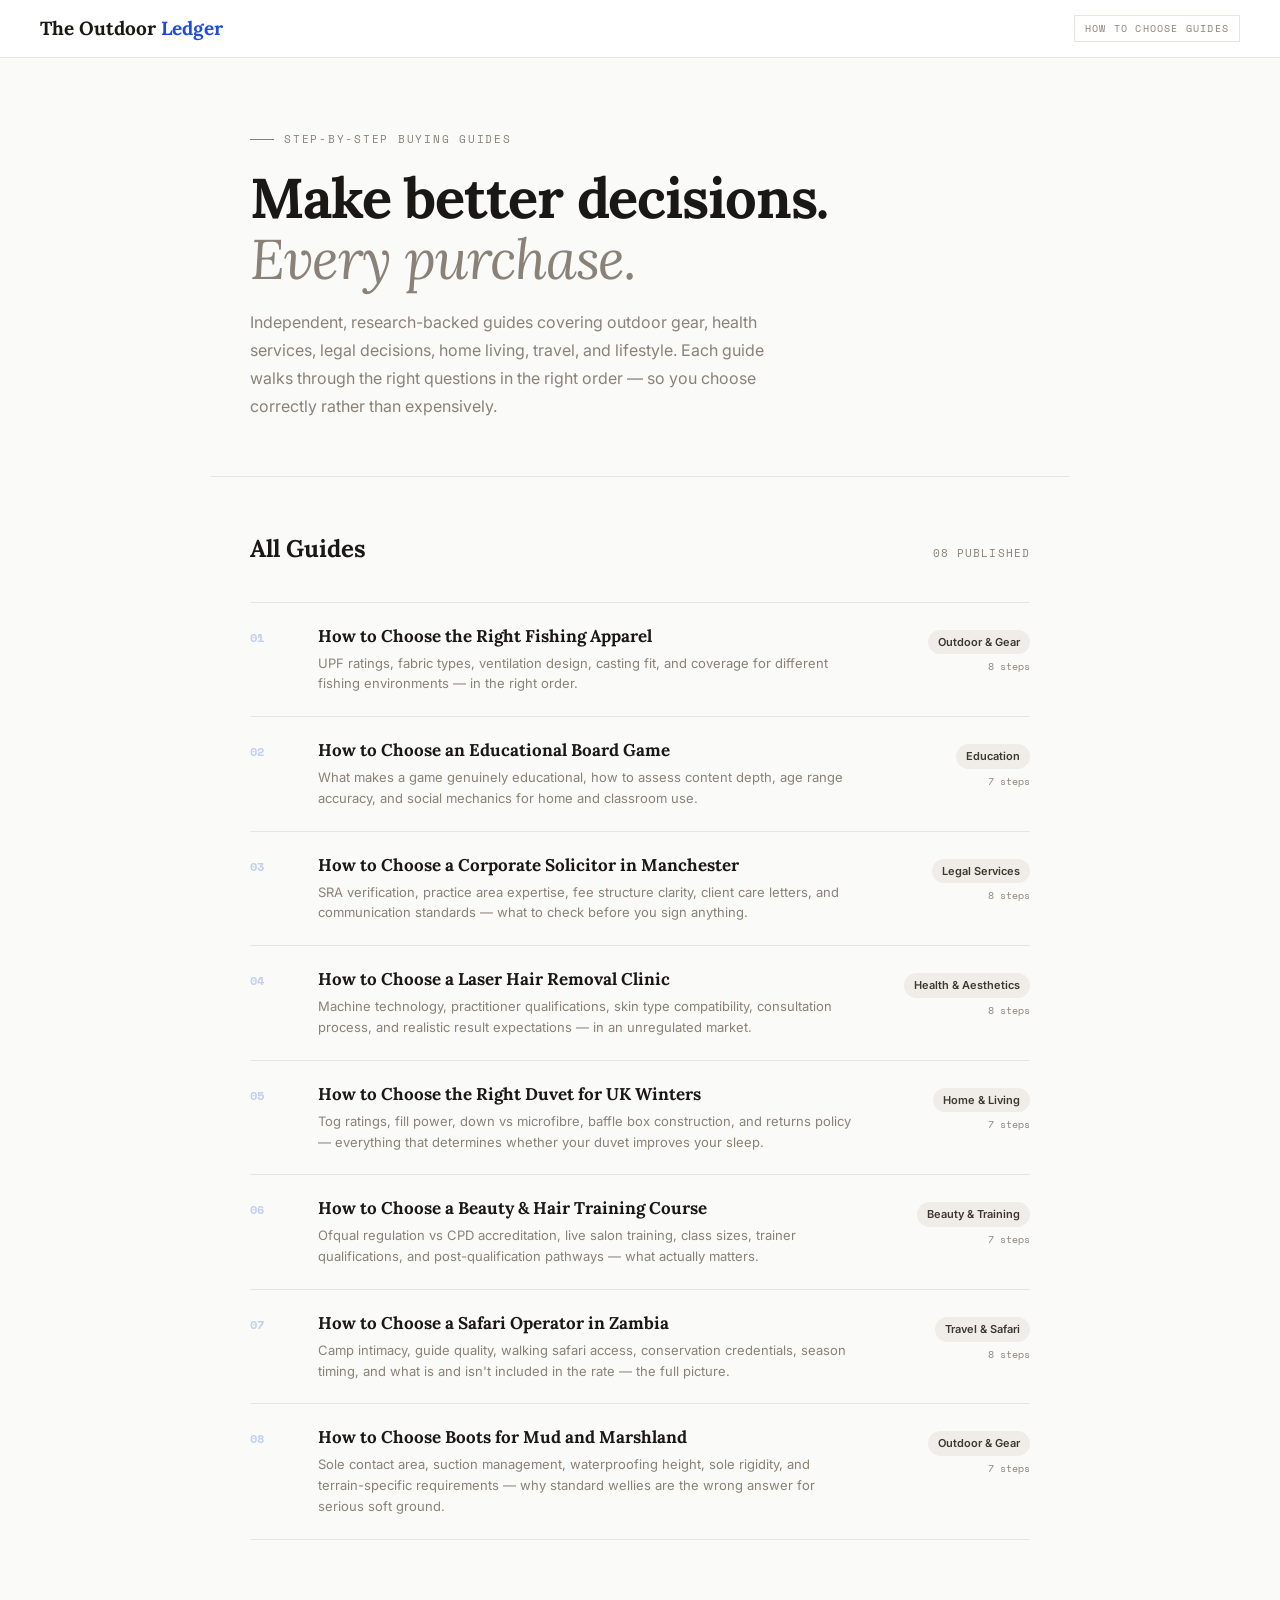
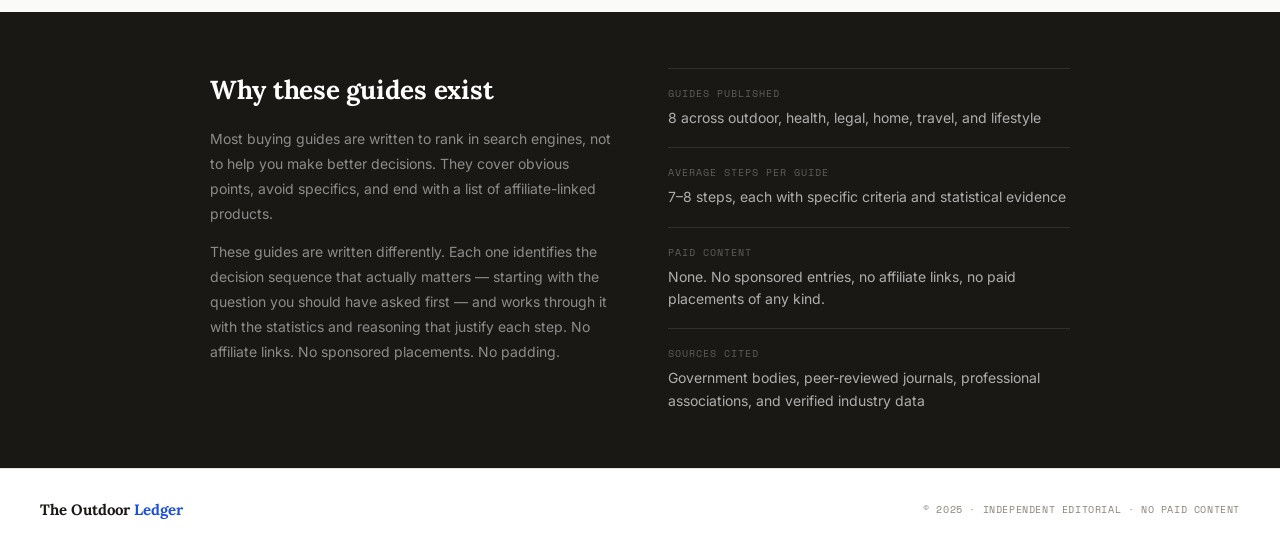
<file: index.html>
<!DOCTYPE html>
<html lang="en">
<head>
<meta charset="UTF-8">
<meta name="viewport" content="width=device-width, initial-scale=1.0">
<title>The Outdoor Ledger — How to Choose Guides</title>
<meta name="description" content="Step-by-step buying guides across outdoor gear, health services, legal, home living, travel, and lifestyle. Independent, research-backed, no sponsored content.">
<link rel="preconnect" href="https://fonts.googleapis.com">
<link href="https://fonts.googleapis.com/css2?family=Lora:ital,wght@0,400;0,700;1,400&family=Inter:wght@300;400;500&family=Space+Mono&display=swap" rel="stylesheet">
<style>
*{margin:0;padding:0;box-sizing:border-box}
:root{--bg:#fafaf8;--surface:#fff;--border:#e8e4df;--text:#1a1814;--body:#3d3830;--muted:#8a8278;--accent:#1d4ed8;--tag:#f0ede8}
body{background:var(--bg);color:var(--body);font-family:'Inter',sans-serif;font-size:15px;line-height:1.7;-webkit-font-smoothing:antialiased}
.hdr{background:var(--surface);border-bottom:1px solid var(--border);padding:0 40px;height:58px;display:flex;align-items:center;justify-content:space-between;position:sticky;top:0;z-index:100}
.logo{font-family:'Lora',serif;font-size:19px;font-weight:700;color:var(--text);text-decoration:none}
.logo span{color:var(--accent)}
.hdr-tag{font-family:'Space Mono',monospace;font-size:10px;color:var(--muted);letter-spacing:.12em;border:1px solid var(--border);padding:4px 10px}
.hero{max-width:860px;margin:0 auto;padding:72px 40px 56px;border-bottom:1px solid var(--border)}
.hero-eyebrow{font-family:'Space Mono',monospace;font-size:11px;color:var(--muted);letter-spacing:.16em;text-transform:uppercase;margin-bottom:18px;display:flex;align-items:center;gap:10px}
.hero-eyebrow::before{content:'';display:block;width:24px;height:1px;background:var(--muted)}
.hero h1{font-family:'Lora',serif;font-size:clamp(34px,6vw,56px);font-weight:700;line-height:1.1;color:var(--text);letter-spacing:-.02em;margin-bottom:18px}
.hero h1 em{font-style:italic;font-weight:400;color:var(--muted)}
.hero p{font-size:16px;color:var(--muted);max-width:520px;line-height:1.75}
.guides-section{max-width:860px;margin:0 auto;padding:52px 40px 72px}
.section-header{display:flex;align-items:baseline;justify-content:space-between;margin-bottom:32px}
.section-title{font-family:'Lora',serif;font-size:24px;font-weight:700;color:var(--text)}
.section-count{font-family:'Space Mono',monospace;font-size:11px;color:var(--muted);letter-spacing:.1em}
.guide-list{display:flex;flex-direction:column;gap:0}
.guide-item{display:grid;grid-template-columns:48px 1fr auto;gap:0 20px;align-items:start;padding:22px 0;border-bottom:1px solid var(--border);cursor:default}
.guide-item:first-child{border-top:1px solid var(--border)}
.guide-num{font-family:'Space Mono',monospace;font-size:12px;font-weight:700;color:rgba(29,78,216,.25);padding-top:3px}
.guide-body{}
.guide-title{font-family:'Lora',serif;font-size:17px;font-weight:700;color:var(--text);line-height:1.35;margin-bottom:5px}
.guide-desc{font-size:13px;color:var(--muted);line-height:1.6;max-width:540px}
.guide-meta{text-align:right;padding-top:3px;flex-shrink:0}
.guide-tag{display:inline-block;background:var(--tag);font-size:11px;font-weight:600;color:var(--body);padding:3px 10px;border-radius:100px;white-space:nowrap;margin-bottom:4px}
.guide-steps{font-family:'Space Mono',monospace;font-size:10px;color:var(--muted);display:block}
.about{background:var(--text);color:rgba(255,255,255,.5);padding:56px 40px}
.about-inner{max-width:860px;margin:0 auto;display:grid;grid-template-columns:1fr 1fr;gap:56px;align-items:start}
.about h2{font-family:'Lora',serif;font-size:26px;font-weight:700;color:#fff;margin-bottom:14px;letter-spacing:-.01em}
.about p{font-size:14px;line-height:1.8;margin-bottom:12px}
.about-stats{display:flex;flex-direction:column;gap:18px}
.as-item{border-top:1px solid rgba(255,255,255,.1);padding-top:16px}
.as-label{font-family:'Space Mono',monospace;font-size:10px;color:rgba(255,255,255,.3);letter-spacing:.1em;text-transform:uppercase;margin-bottom:5px}
.as-val{font-size:14px;color:rgba(255,255,255,.65);line-height:1.6}
footer{background:var(--surface);border-top:1px solid var(--border);padding:28px 40px;display:flex;align-items:center;justify-content:space-between;flex-wrap:wrap;gap:12px}
footer .fl{font-family:'Lora',serif;font-size:15px;font-weight:700;color:var(--text)}
footer .fl span{color:var(--accent)}
footer .fc{font-family:'Space Mono',monospace;font-size:10px;color:var(--muted);letter-spacing:.06em}
@media(max-width:680px){.hdr{padding:0 20px}.hero,.guides-section{padding-left:20px;padding-right:20px}.about{padding:40px 20px}.about-inner{grid-template-columns:1fr}.guide-item{grid-template-columns:36px 1fr}.guide-meta{display:none}footer{padding:20px}}
</style>
</head>
<body>

<header class="hdr">
  <a class="logo" href="#">The Outdoor <span>Ledger</span></a>
  <span class="hdr-tag">HOW TO CHOOSE GUIDES</span>
</header>

<div class="hero">
  <div class="hero-eyebrow">Step-by-step buying guides</div>
  <h1>Make better decisions.<br><em>Every purchase.</em></h1>
  <p>Independent, research-backed guides covering outdoor gear, health services, legal decisions, home living, travel, and lifestyle. Each guide walks through the right questions in the right order — so you choose correctly rather than expensively.</p>
</div>

<div class="guides-section">
  <div class="section-header">
    <div class="section-title">All Guides</div>
    <div class="section-count">08 PUBLISHED</div>
  </div>
  <div class="guide-list">

    <div class="guide-item">
      <div class="guide-num">01</div>
      <div class="guide-body">
        <div class="guide-title">How to Choose the Right Fishing Apparel</div>
        <div class="guide-desc">UPF ratings, fabric types, ventilation design, casting fit, and coverage for different fishing environments — in the right order.</div>
      </div>
      <div class="guide-meta"><span class="guide-tag">Outdoor & Gear</span><span class="guide-steps">8 steps</span></div>
    </div>

    <div class="guide-item">
      <div class="guide-num">02</div>
      <div class="guide-body">
        <div class="guide-title">How to Choose an Educational Board Game</div>
        <div class="guide-desc">What makes a game genuinely educational, how to assess content depth, age range accuracy, and social mechanics for home and classroom use.</div>
      </div>
      <div class="guide-meta"><span class="guide-tag">Education</span><span class="guide-steps">7 steps</span></div>
    </div>

    <div class="guide-item">
      <div class="guide-num">03</div>
      <div class="guide-body">
        <div class="guide-title">How to Choose a Corporate Solicitor in Manchester</div>
        <div class="guide-desc">SRA verification, practice area expertise, fee structure clarity, client care letters, and communication standards — what to check before you sign anything.</div>
      </div>
      <div class="guide-meta"><span class="guide-tag">Legal Services</span><span class="guide-steps">8 steps</span></div>
    </div>

    <div class="guide-item">
      <div class="guide-num">04</div>
      <div class="guide-body">
        <div class="guide-title">How to Choose a Laser Hair Removal Clinic</div>
        <div class="guide-desc">Machine technology, practitioner qualifications, skin type compatibility, consultation process, and realistic result expectations — in an unregulated market.</div>
      </div>
      <div class="guide-meta"><span class="guide-tag">Health & Aesthetics</span><span class="guide-steps">8 steps</span></div>
    </div>

    <div class="guide-item">
      <div class="guide-num">05</div>
      <div class="guide-body">
        <div class="guide-title">How to Choose the Right Duvet for UK Winters</div>
        <div class="guide-desc">Tog ratings, fill power, down vs microfibre, baffle box construction, and returns policy — everything that determines whether your duvet improves your sleep.</div>
      </div>
      <div class="guide-meta"><span class="guide-tag">Home & Living</span><span class="guide-steps">7 steps</span></div>
    </div>

    <div class="guide-item">
      <div class="guide-num">06</div>
      <div class="guide-body">
        <div class="guide-title">How to Choose a Beauty & Hair Training Course</div>
        <div class="guide-desc">Ofqual regulation vs CPD accreditation, live salon training, class sizes, trainer qualifications, and post-qualification pathways — what actually matters.</div>
      </div>
      <div class="guide-meta"><span class="guide-tag">Beauty & Training</span><span class="guide-steps">7 steps</span></div>
    </div>

    <div class="guide-item">
      <div class="guide-num">07</div>
      <div class="guide-body">
        <div class="guide-title">How to Choose a Safari Operator in Zambia</div>
        <div class="guide-desc">Camp intimacy, guide quality, walking safari access, conservation credentials, season timing, and what is and isn't included in the rate — the full picture.</div>
      </div>
      <div class="guide-meta"><span class="guide-tag">Travel & Safari</span><span class="guide-steps">8 steps</span></div>
    </div>

    <div class="guide-item">
      <div class="guide-num">08</div>
      <div class="guide-body">
        <div class="guide-title">How to Choose Boots for Mud and Marshland</div>
        <div class="guide-desc">Sole contact area, suction management, waterproofing height, sole rigidity, and terrain-specific requirements — why standard wellies are the wrong answer for serious soft ground.</div>
      </div>
      <div class="guide-meta"><span class="guide-tag">Outdoor & Gear</span><span class="guide-steps">7 steps</span></div>
    </div>

  </div>
</div>

<div class="about">
  <div class="about-inner">
    <div>
      <h2>Why these guides exist</h2>
      <p>Most buying guides are written to rank in search engines, not to help you make better decisions. They cover obvious points, avoid specifics, and end with a list of affiliate-linked products.</p>
      <p>These guides are written differently. Each one identifies the decision sequence that actually matters — starting with the question you should have asked first — and works through it with the statistics and reasoning that justify each step. No affiliate links. No sponsored placements. No padding.</p>
    </div>
    <div class="about-stats">
      <div class="as-item"><div class="as-label">Guides published</div><div class="as-val">8 across outdoor, health, legal, home, travel, and lifestyle</div></div>
      <div class="as-item"><div class="as-label">Average steps per guide</div><div class="as-val">7–8 steps, each with specific criteria and statistical evidence</div></div>
      <div class="as-item"><div class="as-label">Paid content</div><div class="as-val">None. No sponsored entries, no affiliate links, no paid placements of any kind.</div></div>
      <div class="as-item"><div class="as-label">Sources cited</div><div class="as-val">Government bodies, peer-reviewed journals, professional associations, and verified industry data</div></div>
    </div>
  </div>
</div>

<footer>
  <div class="fl">The Outdoor <span>Ledger</span></div>
  <div class="fc">© 2025 · INDEPENDENT EDITORIAL · NO PAID CONTENT</div>
</footer>

</body>
</html>
</file>
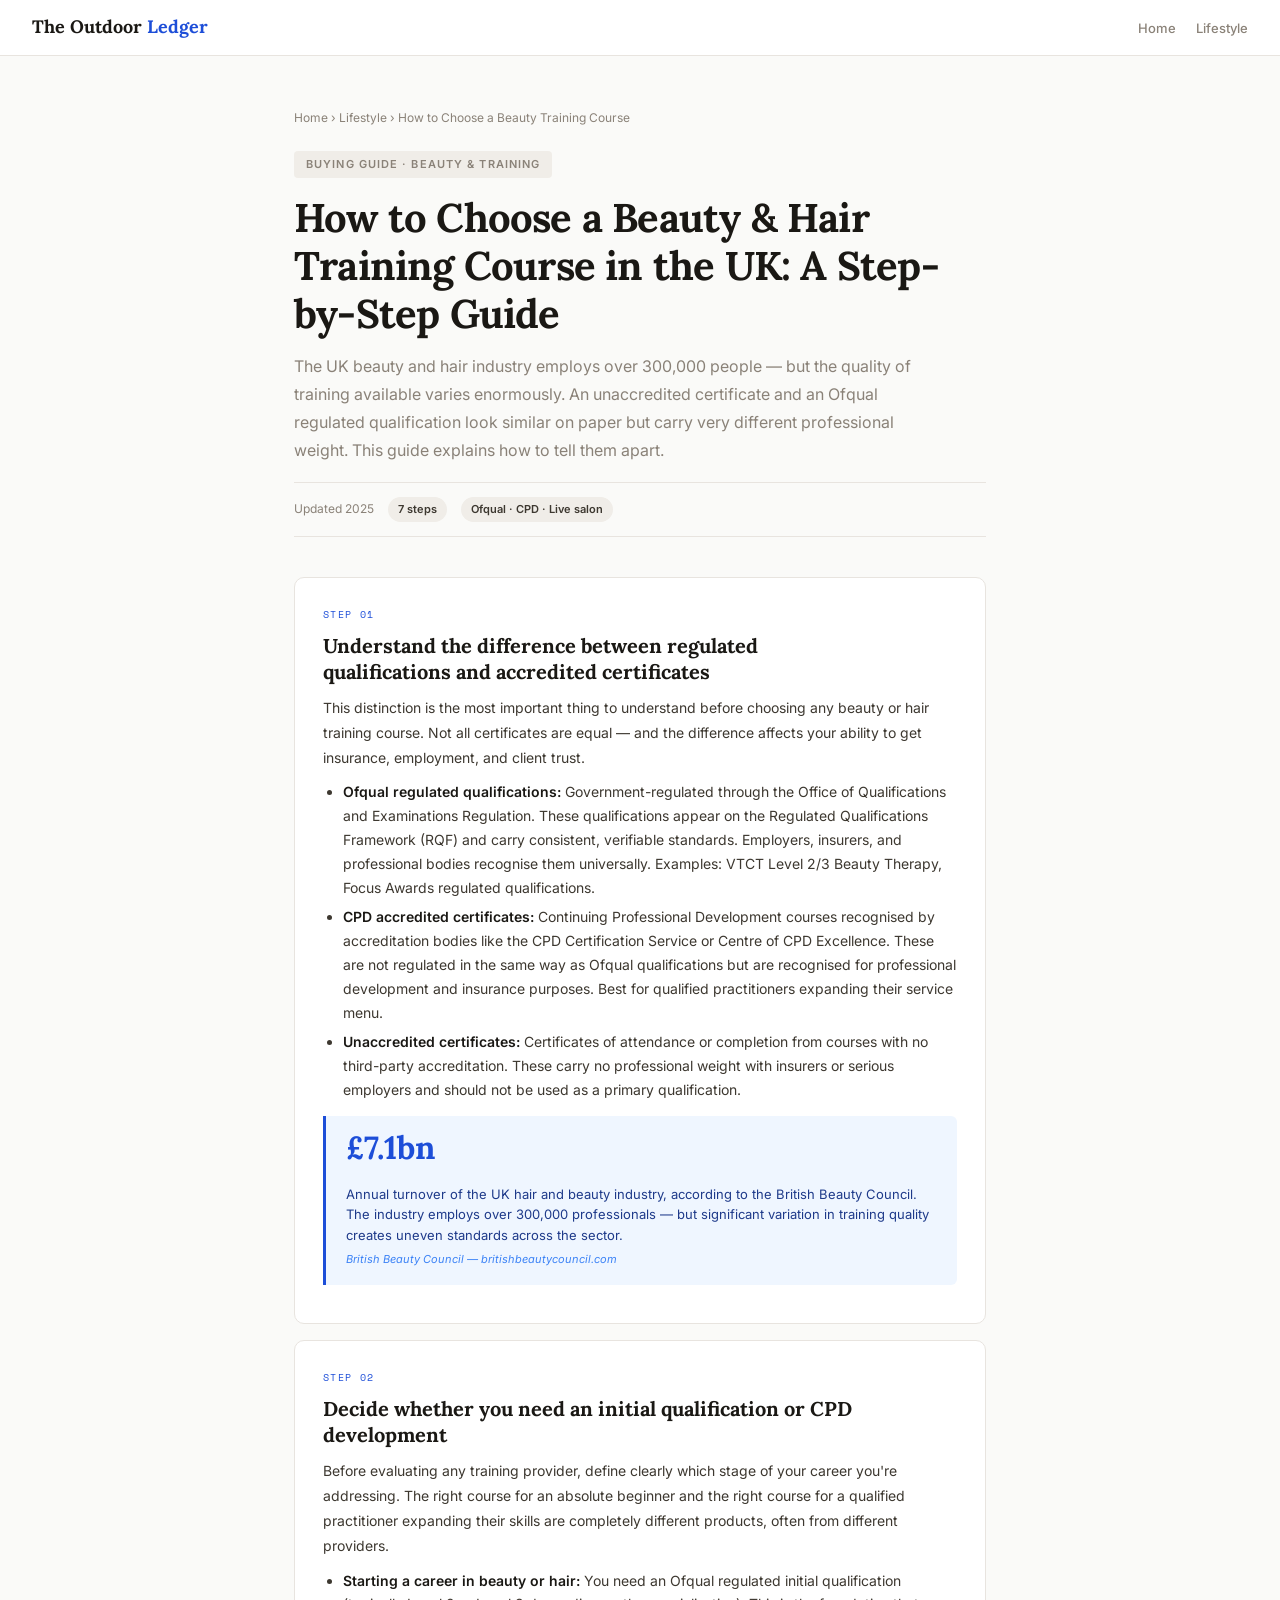
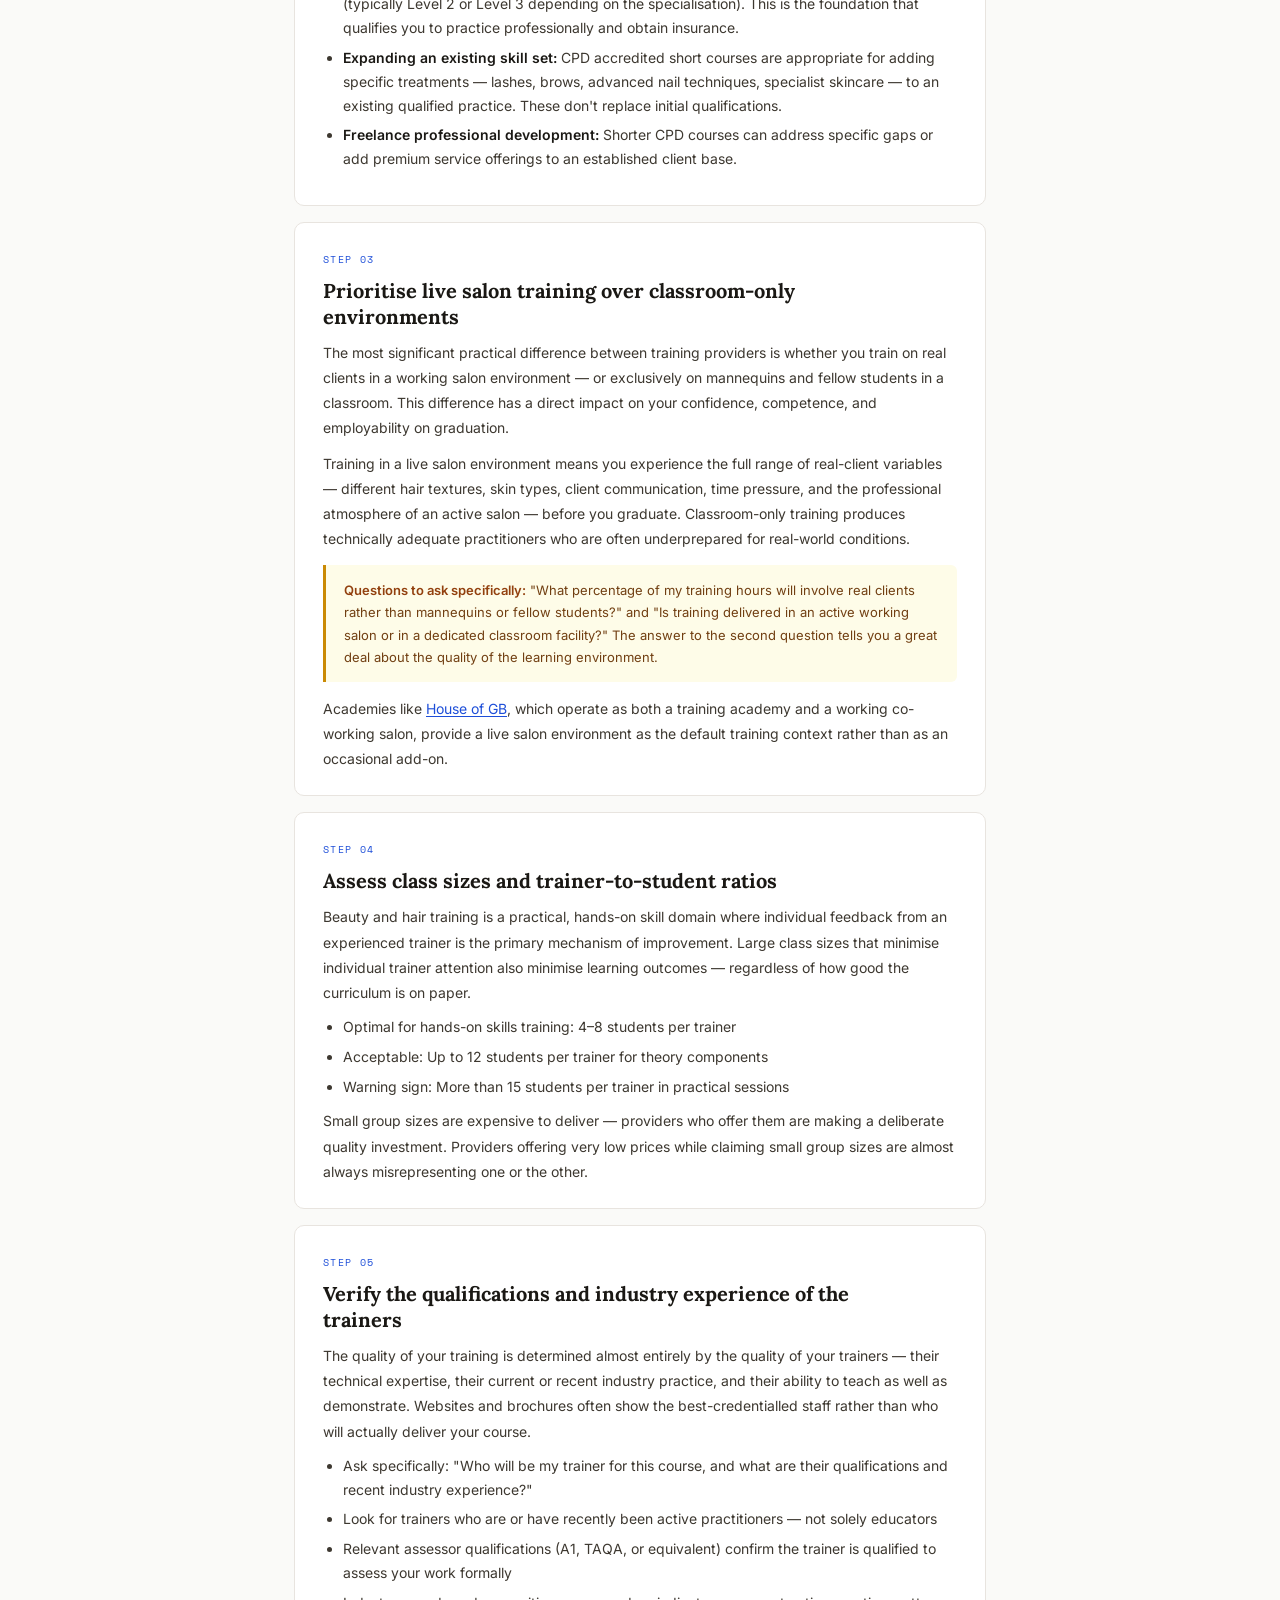
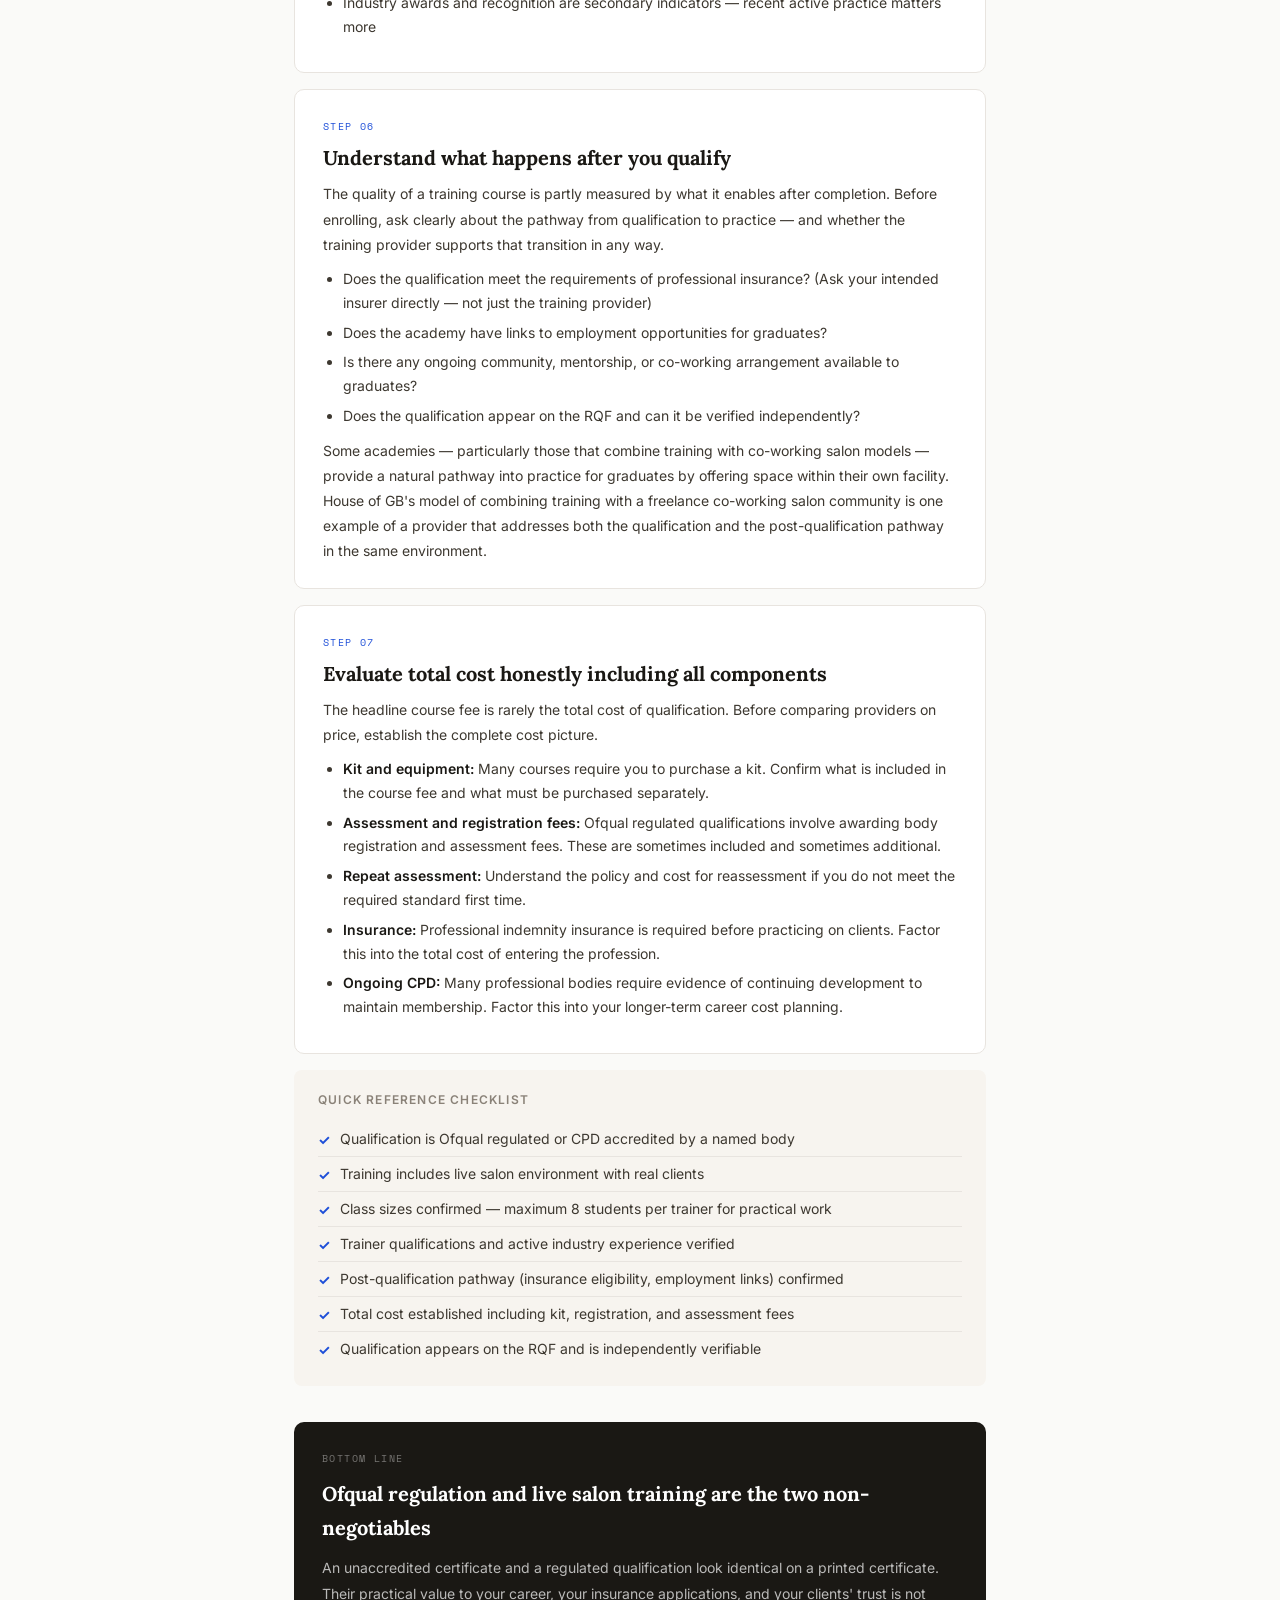
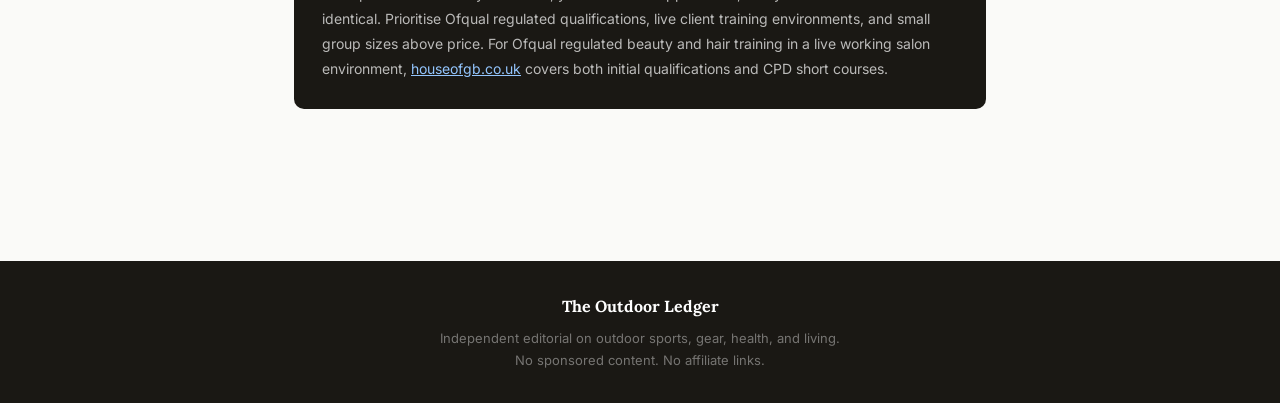
<file: how-to-choose-beauty-training.html>
<!DOCTYPE html>
<html lang="en">
<head>
<meta charset="UTF-8">
<meta name="viewport" content="width=device-width, initial-scale=1.0">
<title>How to Choose a Beauty & Hair Training Course in the UK: A Step-by-Step Guide</title>
<meta name="description" content="A practical step-by-step guide to choosing the right beauty and hair training course in the UK — covering Ofqual regulation, live salon training, CPD accreditation, and what to ask before enrolling.">
<link rel="stylesheet" href="../style.css">
</head>
<body>
<header class="site-header">
  <a class="site-logo" href="../index.html">The Outdoor <span>Ledger</span></a>
  <nav class="nav"><a href="../index.html">Home</a><a href="../index.html#lifestyle">Lifestyle</a></nav>
</header>
<main class="page-wrap">
  <div class="breadcrumb"><a href="../index.html">Home</a> › <a href="../index.html#lifestyle">Lifestyle</a> › How to Choose a Beauty Training Course</div>
  <span class="page-tag">Buying Guide · Beauty & Training</span>
  <h1 class="page-title">How to Choose a Beauty & Hair Training Course in the UK: A Step-by-Step Guide</h1>
  <p class="page-intro">The UK beauty and hair industry employs over 300,000 people — but the quality of training available varies enormously. An unaccredited certificate and an Ofqual regulated qualification look similar on paper but carry very different professional weight. This guide explains how to tell them apart.</p>
  <div class="meta-bar">
    <span>Updated 2025</span>
    <span class="pill">7 steps</span>
    <span class="pill">Ofqual · CPD · Live salon</span>
  </div>

  <div class="steps-wrap">

    <div class="step">
      <div class="step-label">Step 01</div>
      <h2>Understand the difference between regulated qualifications and accredited certificates</h2>
      <p>This distinction is the most important thing to understand before choosing any beauty or hair training course. Not all certificates are equal — and the difference affects your ability to get insurance, employment, and client trust.</p>
      <ul>
        <li><strong>Ofqual regulated qualifications:</strong> Government-regulated through the Office of Qualifications and Examinations Regulation. These qualifications appear on the Regulated Qualifications Framework (RQF) and carry consistent, verifiable standards. Employers, insurers, and professional bodies recognise them universally. Examples: VTCT Level 2/3 Beauty Therapy, Focus Awards regulated qualifications.</li>
        <li><strong>CPD accredited certificates:</strong> Continuing Professional Development courses recognised by accreditation bodies like the CPD Certification Service or Centre of CPD Excellence. These are not regulated in the same way as Ofqual qualifications but are recognised for professional development and insurance purposes. Best for qualified practitioners expanding their service menu.</li>
        <li><strong>Unaccredited certificates:</strong> Certificates of attendance or completion from courses with no third-party accreditation. These carry no professional weight with insurers or serious employers and should not be used as a primary qualification.</li>
      </ul>
      <div class="stat">
        <div class="stat-num">£7.1bn</div>
        <div><div class="stat-body">Annual turnover of the UK hair and beauty industry, according to the British Beauty Council. The industry employs over 300,000 professionals — but significant variation in training quality creates uneven standards across the sector.</div><div class="stat-src">British Beauty Council — britishbeautycouncil.com</div></div>
      </div>
    </div>

    <div class="step">
      <div class="step-label">Step 02</div>
      <h2>Decide whether you need an initial qualification or CPD development</h2>
      <p>Before evaluating any training provider, define clearly which stage of your career you're addressing. The right course for an absolute beginner and the right course for a qualified practitioner expanding their skills are completely different products, often from different providers.</p>
      <ul>
        <li><strong>Starting a career in beauty or hair:</strong> You need an Ofqual regulated initial qualification (typically Level 2 or Level 3 depending on the specialisation). This is the foundation that qualifies you to practice professionally and obtain insurance.</li>
        <li><strong>Expanding an existing skill set:</strong> CPD accredited short courses are appropriate for adding specific treatments — lashes, brows, advanced nail techniques, specialist skincare — to an existing qualified practice. These don't replace initial qualifications.</li>
        <li><strong>Freelance professional development:</strong> Shorter CPD courses can address specific gaps or add premium service offerings to an established client base.</li>
      </ul>
    </div>

    <div class="step">
      <div class="step-label">Step 03</div>
      <h2>Prioritise live salon training over classroom-only environments</h2>
      <p>The most significant practical difference between training providers is whether you train on real clients in a working salon environment — or exclusively on mannequins and fellow students in a classroom. This difference has a direct impact on your confidence, competence, and employability on graduation.</p>
      <p>Training in a live salon environment means you experience the full range of real-client variables — different hair textures, skin types, client communication, time pressure, and the professional atmosphere of an active salon — before you graduate. Classroom-only training produces technically adequate practitioners who are often underprepared for real-world conditions.</p>
      <div class="warn"><strong>Questions to ask specifically:</strong> "What percentage of my training hours will involve real clients rather than mannequins or fellow students?" and "Is training delivered in an active working salon or in a dedicated classroom facility?" The answer to the second question tells you a great deal about the quality of the learning environment.</div>
      <p>Academies like <a href="https://www.houseofgb.co.uk/training-academy" target="_blank" rel="noopener">House of GB</a>, which operate as both a training academy and a working co-working salon, provide a live salon environment as the default training context rather than as an occasional add-on.</p>
    </div>

    <div class="step">
      <div class="step-label">Step 04</div>
      <h2>Assess class sizes and trainer-to-student ratios</h2>
      <p>Beauty and hair training is a practical, hands-on skill domain where individual feedback from an experienced trainer is the primary mechanism of improvement. Large class sizes that minimise individual trainer attention also minimise learning outcomes — regardless of how good the curriculum is on paper.</p>
      <ul>
        <li>Optimal for hands-on skills training: 4–8 students per trainer</li>
        <li>Acceptable: Up to 12 students per trainer for theory components</li>
        <li>Warning sign: More than 15 students per trainer in practical sessions</li>
      </ul>
      <p>Small group sizes are expensive to deliver — providers who offer them are making a deliberate quality investment. Providers offering very low prices while claiming small group sizes are almost always misrepresenting one or the other.</p>
    </div>

    <div class="step">
      <div class="step-label">Step 05</div>
      <h2>Verify the qualifications and industry experience of the trainers</h2>
      <p>The quality of your training is determined almost entirely by the quality of your trainers — their technical expertise, their current or recent industry practice, and their ability to teach as well as demonstrate. Websites and brochures often show the best-credentialled staff rather than who will actually deliver your course.</p>
      <ul>
        <li>Ask specifically: "Who will be my trainer for this course, and what are their qualifications and recent industry experience?"</li>
        <li>Look for trainers who are or have recently been active practitioners — not solely educators</li>
        <li>Relevant assessor qualifications (A1, TAQA, or equivalent) confirm the trainer is qualified to assess your work formally</li>
        <li>Industry awards and recognition are secondary indicators — recent active practice matters more</li>
      </ul>
    </div>

    <div class="step">
      <div class="step-label">Step 06</div>
      <h2>Understand what happens after you qualify</h2>
      <p>The quality of a training course is partly measured by what it enables after completion. Before enrolling, ask clearly about the pathway from qualification to practice — and whether the training provider supports that transition in any way.</p>
      <ul>
        <li>Does the qualification meet the requirements of professional insurance? (Ask your intended insurer directly — not just the training provider)</li>
        <li>Does the academy have links to employment opportunities for graduates?</li>
        <li>Is there any ongoing community, mentorship, or co-working arrangement available to graduates?</li>
        <li>Does the qualification appear on the RQF and can it be verified independently?</li>
      </ul>
      <p>Some academies — particularly those that combine training with co-working salon models — provide a natural pathway into practice for graduates by offering space within their own facility. House of GB's model of combining training with a freelance co-working salon community is one example of a provider that addresses both the qualification and the post-qualification pathway in the same environment.</p>
    </div>

    <div class="step">
      <div class="step-label">Step 07</div>
      <h2>Evaluate total cost honestly including all components</h2>
      <p>The headline course fee is rarely the total cost of qualification. Before comparing providers on price, establish the complete cost picture.</p>
      <ul>
        <li><strong>Kit and equipment:</strong> Many courses require you to purchase a kit. Confirm what is included in the course fee and what must be purchased separately.</li>
        <li><strong>Assessment and registration fees:</strong> Ofqual regulated qualifications involve awarding body registration and assessment fees. These are sometimes included and sometimes additional.</li>
        <li><strong>Repeat assessment:</strong> Understand the policy and cost for reassessment if you do not meet the required standard first time.</li>
        <li><strong>Insurance:</strong> Professional indemnity insurance is required before practicing on clients. Factor this into the total cost of entering the profession.</li>
        <li><strong>Ongoing CPD:</strong> Many professional bodies require evidence of continuing development to maintain membership. Factor this into your longer-term career cost planning.</li>
      </ul>
    </div>

  </div>

  <div class="checklist">
    <div class="checklist-title">Quick reference checklist</div>
    <ul>
      <li>Qualification is Ofqual regulated or CPD accredited by a named body</li>
      <li>Training includes live salon environment with real clients</li>
      <li>Class sizes confirmed — maximum 8 students per trainer for practical work</li>
      <li>Trainer qualifications and active industry experience verified</li>
      <li>Post-qualification pathway (insurance eligibility, employment links) confirmed</li>
      <li>Total cost established including kit, registration, and assessment fees</li>
      <li>Qualification appears on the RQF and is independently verifiable</li>
    </ul>
  </div>

  <div class="verdict">
    <div class="verdict-label">Bottom line</div>
    <h3>Ofqual regulation and live salon training are the two non-negotiables</h3>
    <p>An unaccredited certificate and a regulated qualification look identical on a printed certificate. Their practical value to your career, your insurance applications, and your clients' trust is not identical. Prioritise Ofqual regulated qualifications, live client training environments, and small group sizes above price. For Ofqual regulated beauty and hair training in a live working salon environment, <a href="https://www.houseofgb.co.uk" target="_blank" rel="noopener">houseofgb.co.uk</a> covers both initial qualifications and CPD short courses.</p>
  </div>

</main>
<footer class="site-footer">
  <div class="fl">The Outdoor Ledger</div>
  <p>Independent editorial on outdoor sports, gear, health, and living.<br>No sponsored content. No affiliate links.</p>
</footer>
</body>
</html>
</file>
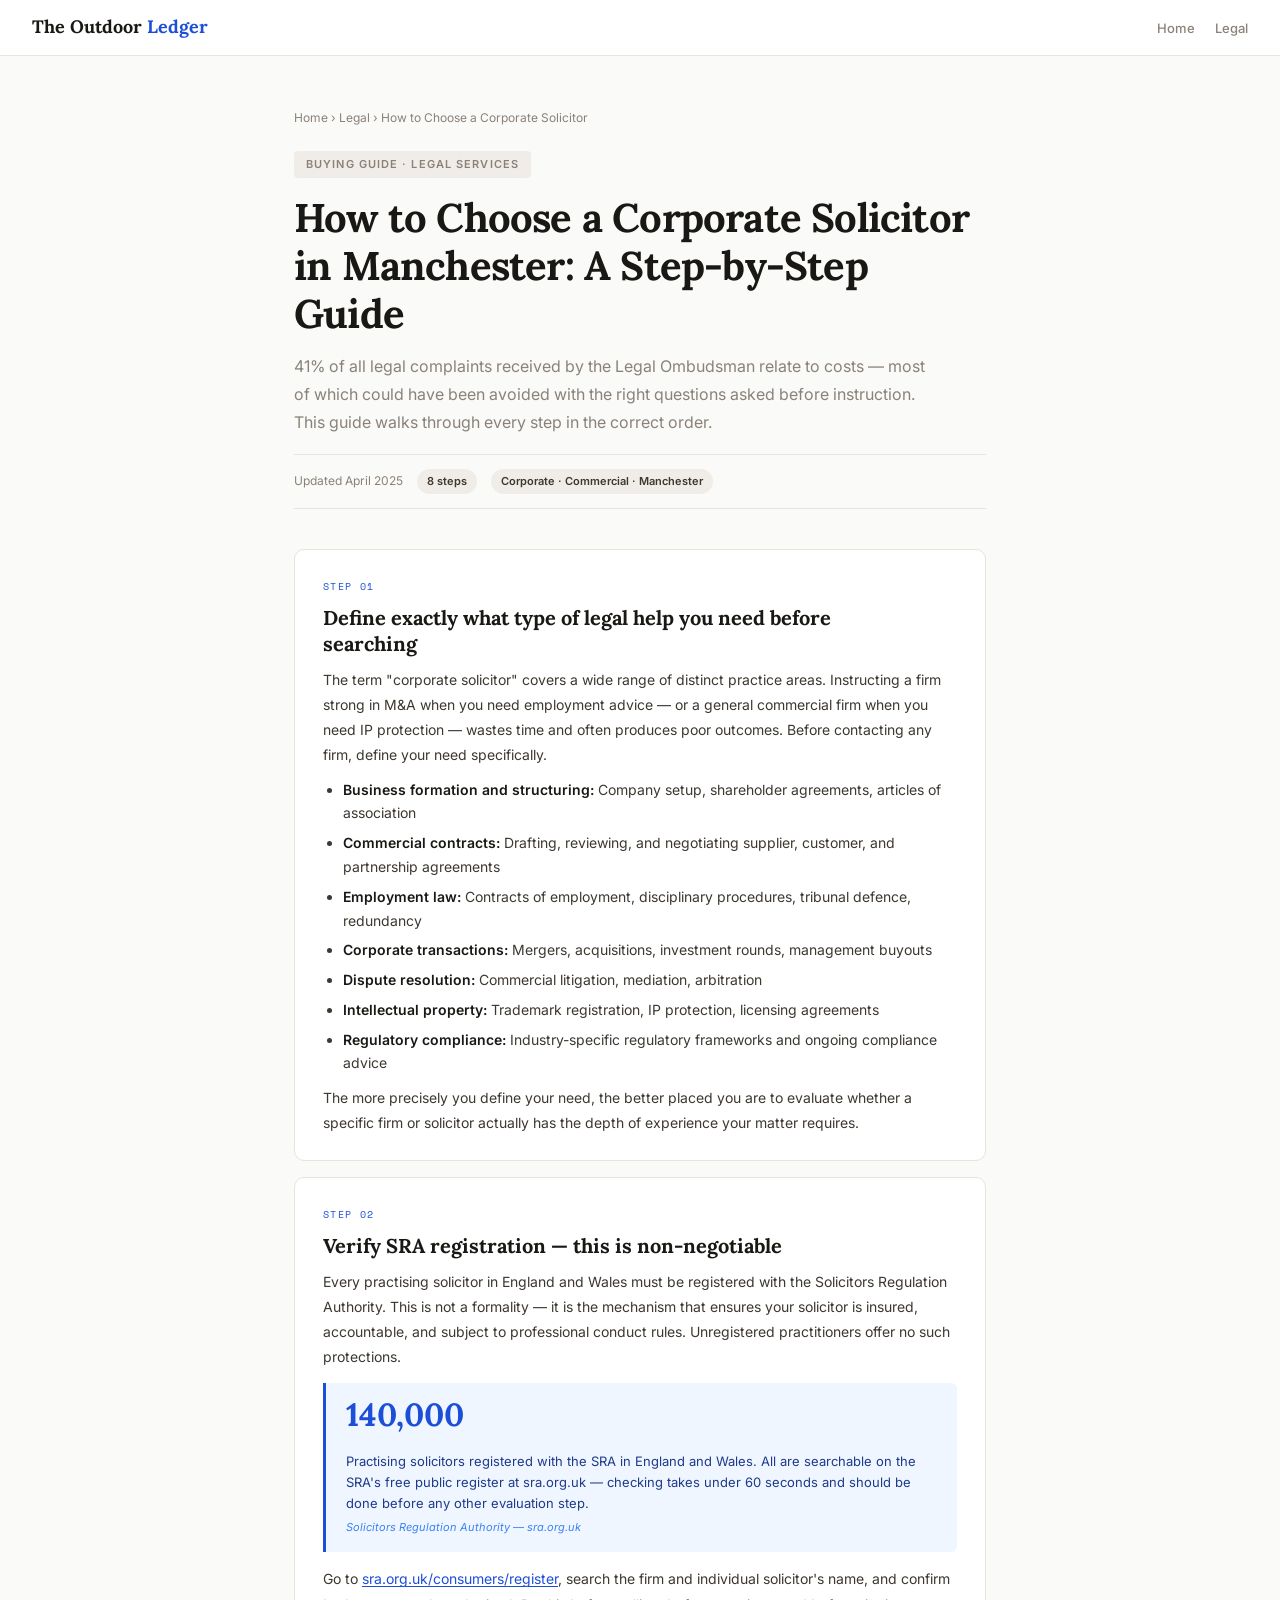
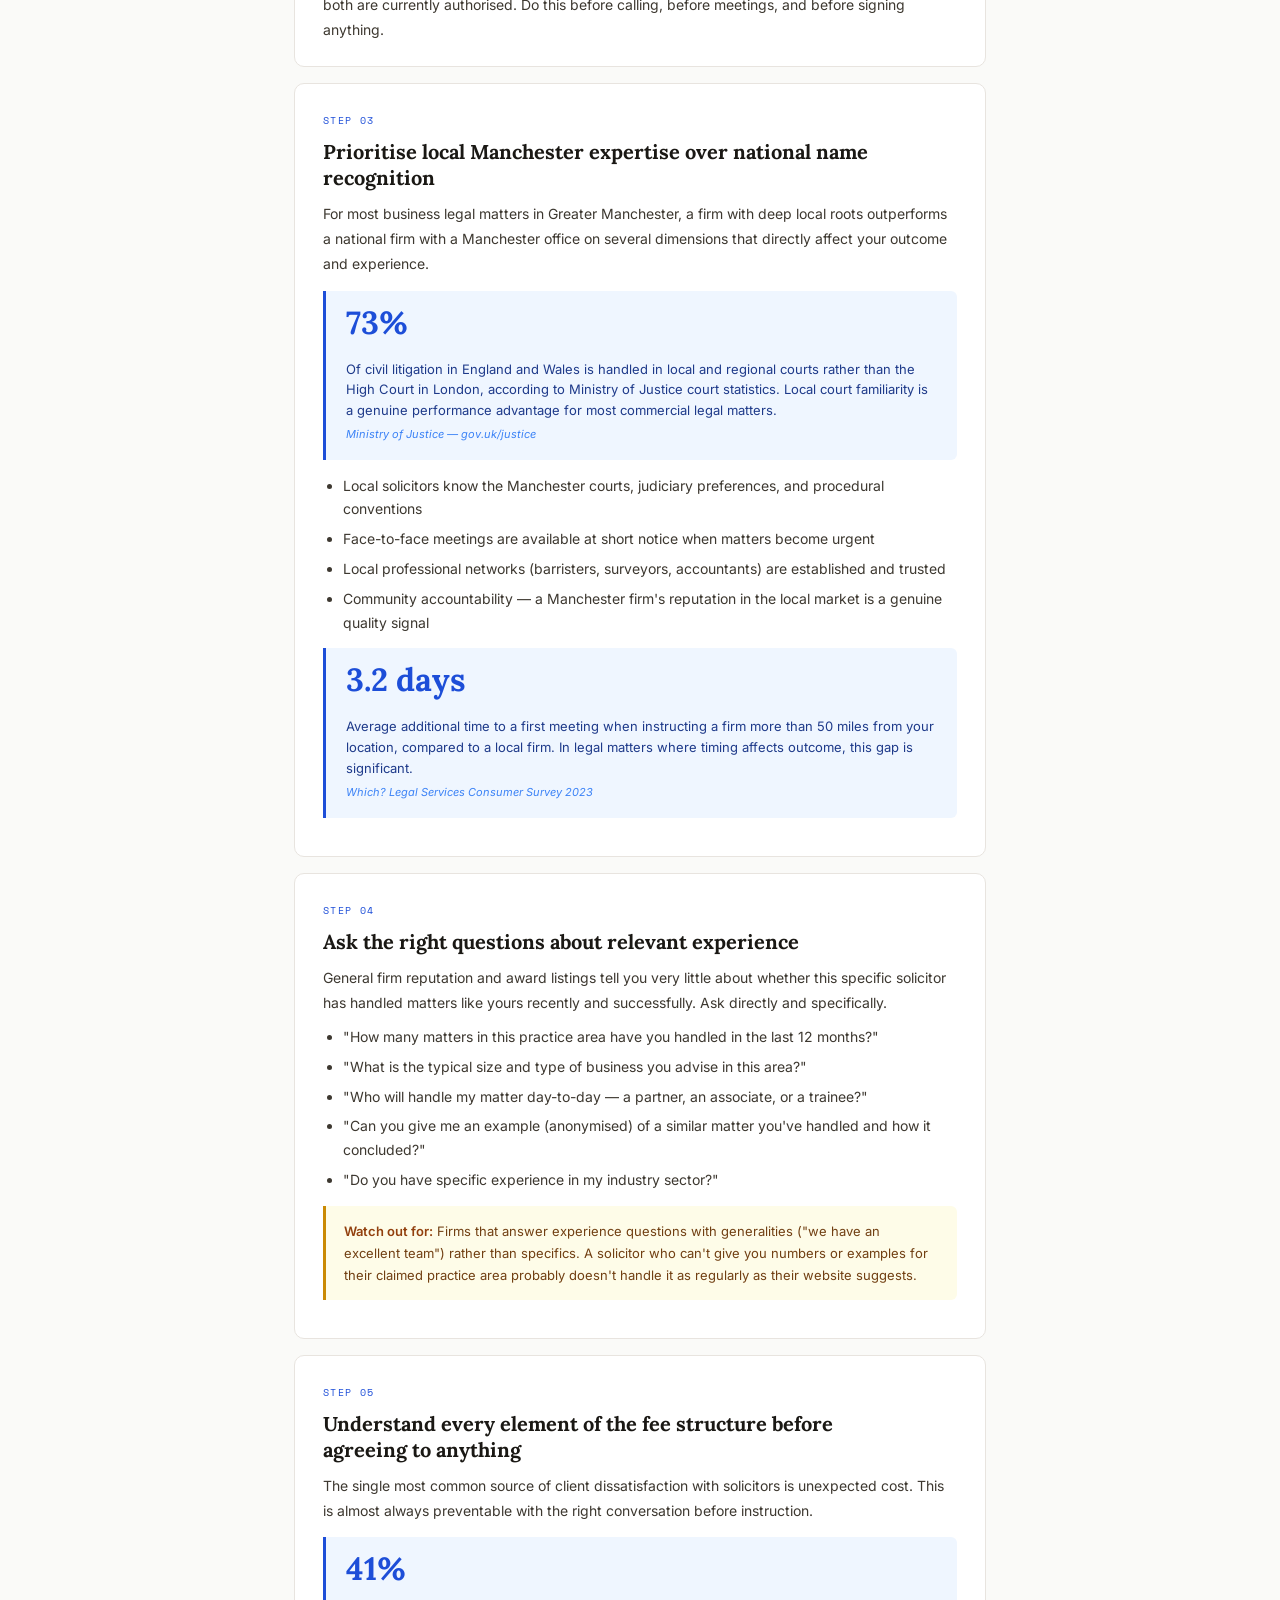
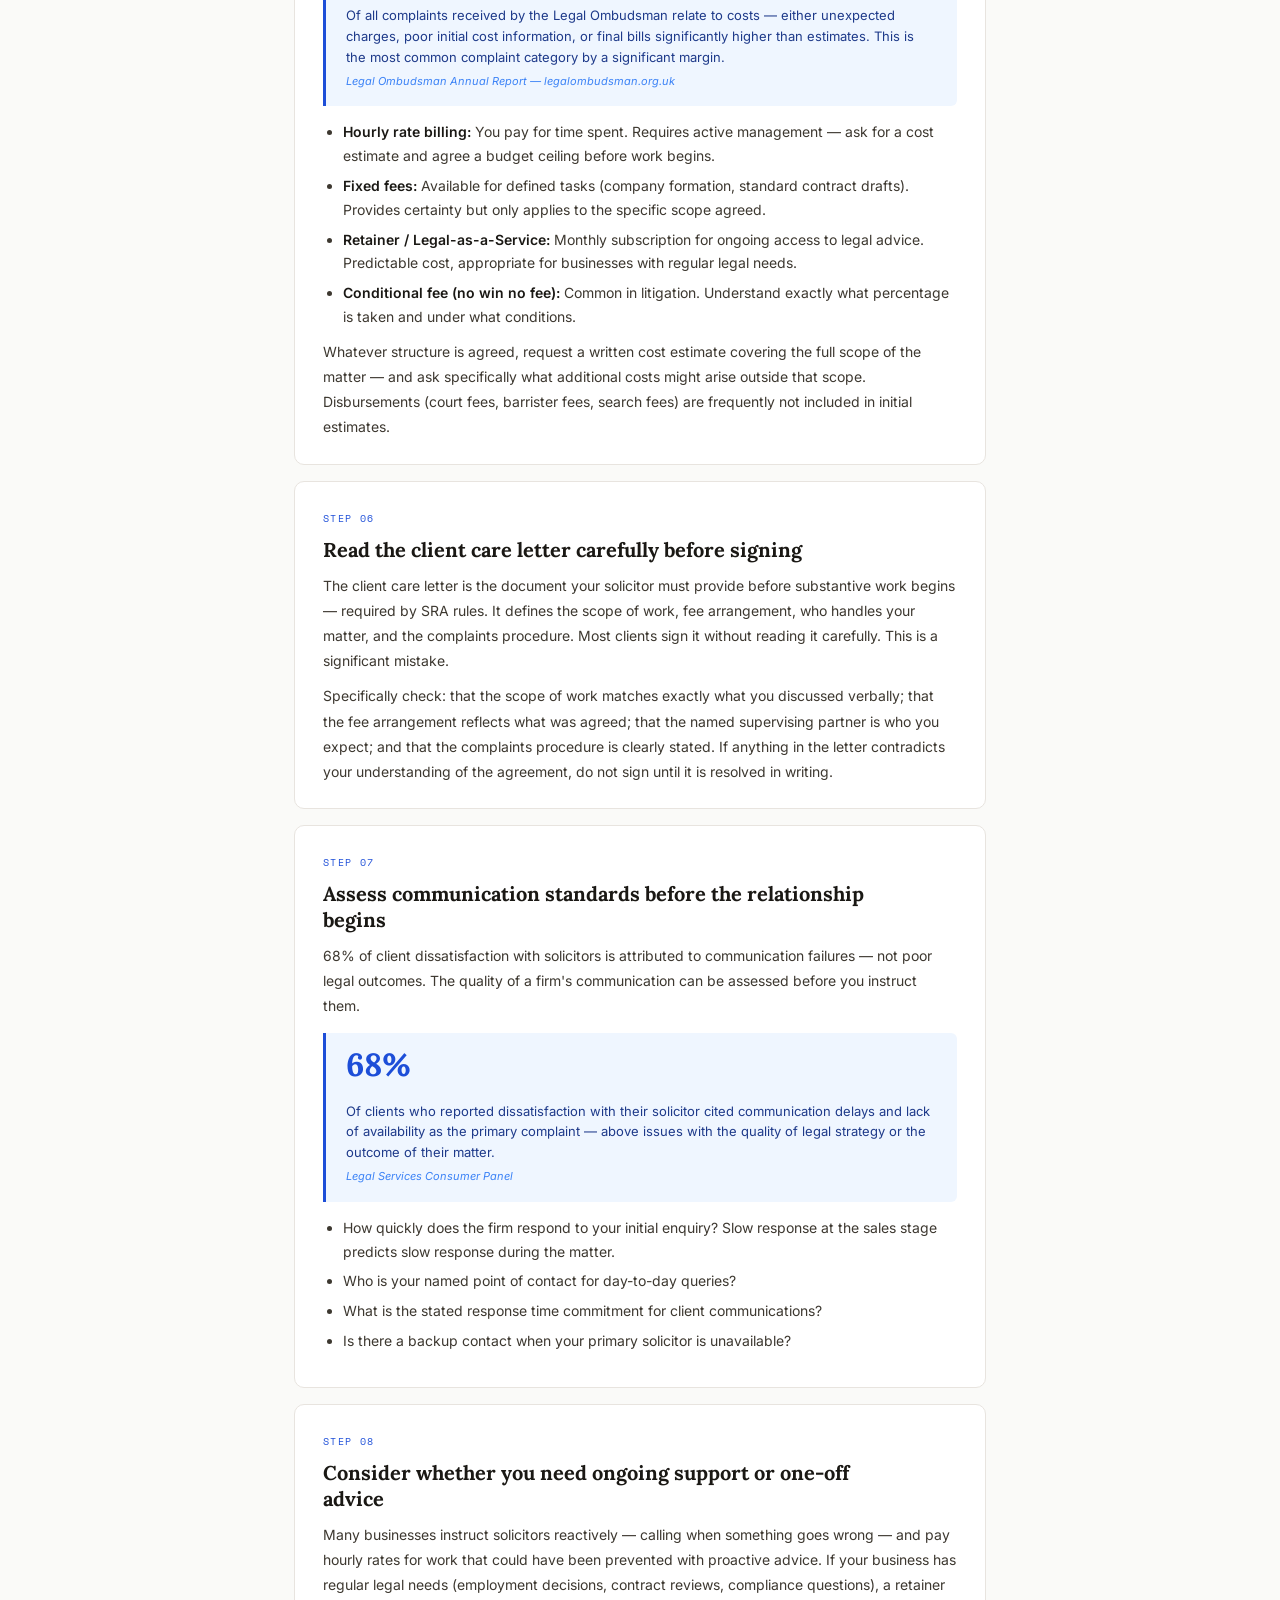
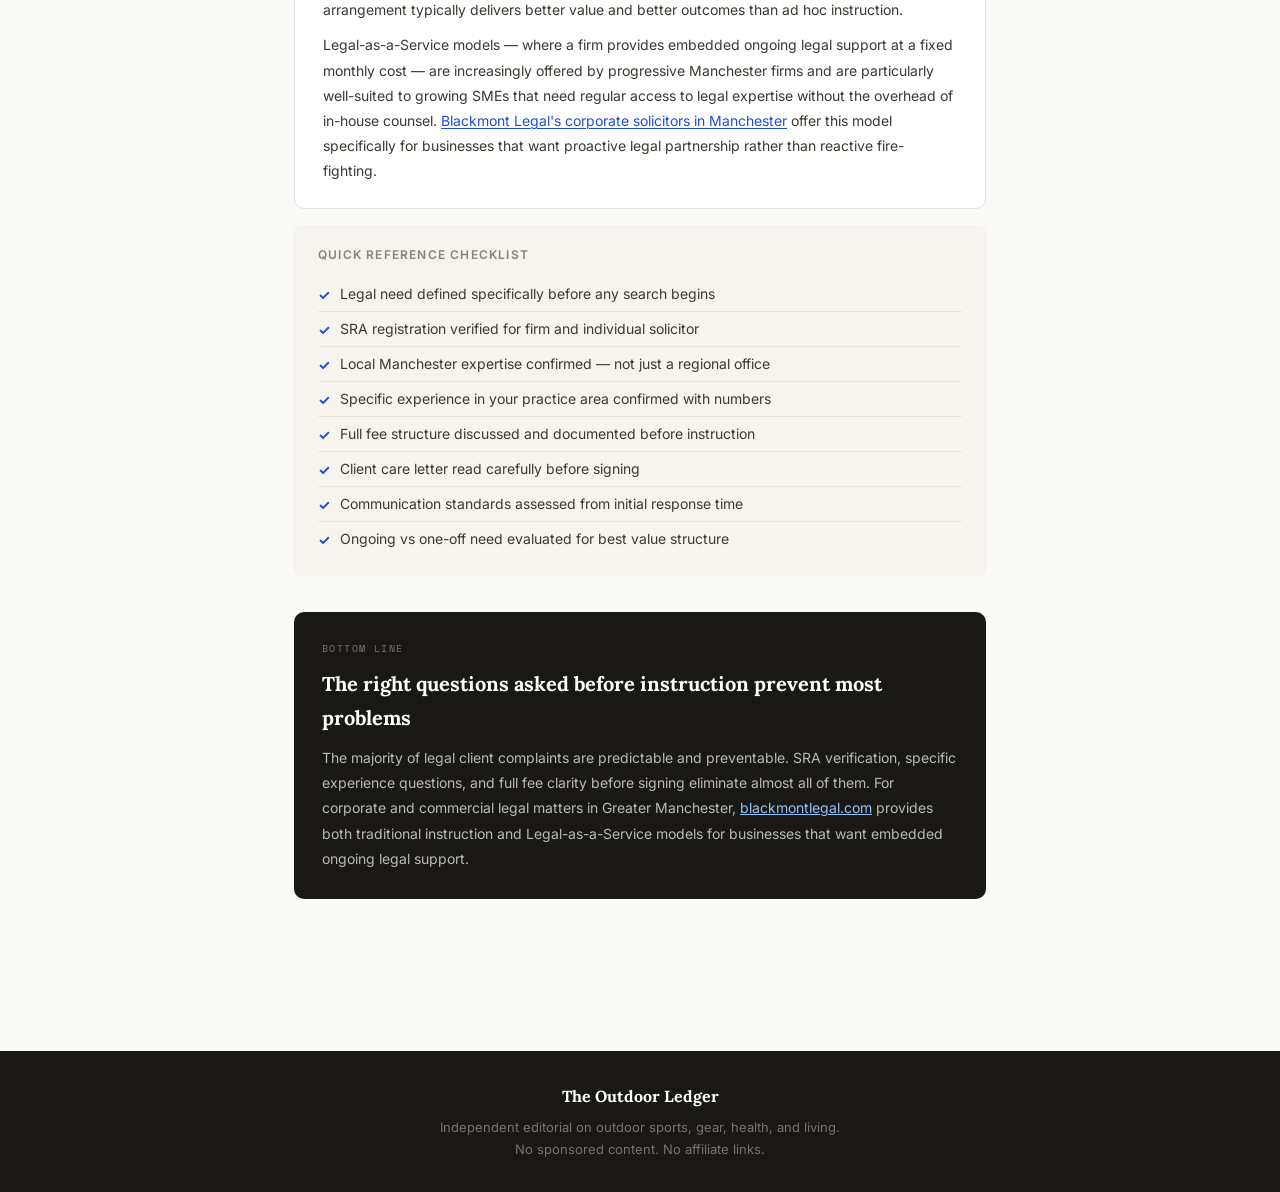
<file: how-to-choose-corporate-solicitor.html>
<!DOCTYPE html>
<html lang="en">
<head>
<meta charset="UTF-8">
<meta name="viewport" content="width=device-width, initial-scale=1.0">
<title>How to Choose a Corporate Solicitor in Manchester: A Step-by-Step Guide</title>
<meta name="description" content="A practical step-by-step guide to choosing the right corporate solicitor in Manchester — covering SRA verification, practice area expertise, fee structures, and what questions to ask.">
<link rel="stylesheet" href="../style.css">
</head>
<body>
<header class="site-header">
  <a class="site-logo" href="../index.html">The Outdoor <span>Ledger</span></a>
  <nav class="nav"><a href="../index.html">Home</a><a href="../index.html#legal">Legal</a></nav>
</header>
<main class="page-wrap">
  <div class="breadcrumb"><a href="../index.html">Home</a> › <a href="../index.html#legal">Legal</a> › How to Choose a Corporate Solicitor</div>
  <span class="page-tag">Buying Guide · Legal Services</span>
  <h1 class="page-title">How to Choose a Corporate Solicitor in Manchester: A Step-by-Step Guide</h1>
  <p class="page-intro">41% of all legal complaints received by the Legal Ombudsman relate to costs — most of which could have been avoided with the right questions asked before instruction. This guide walks through every step in the correct order.</p>
  <div class="meta-bar">
    <span>Updated April 2025</span>
    <span class="pill">8 steps</span>
    <span class="pill">Corporate · Commercial · Manchester</span>
  </div>

  <div class="steps-wrap">

    <div class="step">
      <div class="step-label">Step 01</div>
      <h2>Define exactly what type of legal help you need before searching</h2>
      <p>The term "corporate solicitor" covers a wide range of distinct practice areas. Instructing a firm strong in M&A when you need employment advice — or a general commercial firm when you need IP protection — wastes time and often produces poor outcomes. Before contacting any firm, define your need specifically.</p>
      <ul>
        <li><strong>Business formation and structuring:</strong> Company setup, shareholder agreements, articles of association</li>
        <li><strong>Commercial contracts:</strong> Drafting, reviewing, and negotiating supplier, customer, and partnership agreements</li>
        <li><strong>Employment law:</strong> Contracts of employment, disciplinary procedures, tribunal defence, redundancy</li>
        <li><strong>Corporate transactions:</strong> Mergers, acquisitions, investment rounds, management buyouts</li>
        <li><strong>Dispute resolution:</strong> Commercial litigation, mediation, arbitration</li>
        <li><strong>Intellectual property:</strong> Trademark registration, IP protection, licensing agreements</li>
        <li><strong>Regulatory compliance:</strong> Industry-specific regulatory frameworks and ongoing compliance advice</li>
      </ul>
      <p>The more precisely you define your need, the better placed you are to evaluate whether a specific firm or solicitor actually has the depth of experience your matter requires.</p>
    </div>

    <div class="step">
      <div class="step-label">Step 02</div>
      <h2>Verify SRA registration — this is non-negotiable</h2>
      <p>Every practising solicitor in England and Wales must be registered with the Solicitors Regulation Authority. This is not a formality — it is the mechanism that ensures your solicitor is insured, accountable, and subject to professional conduct rules. Unregistered practitioners offer no such protections.</p>
      <div class="stat">
        <div class="stat-num">140,000</div>
        <div><div class="stat-body">Practising solicitors registered with the SRA in England and Wales. All are searchable on the SRA's free public register at sra.org.uk — checking takes under 60 seconds and should be done before any other evaluation step.</div><div class="stat-src">Solicitors Regulation Authority — sra.org.uk</div></div>
      </div>
      <p>Go to <a href="https://www.sra.org.uk/consumers/register/" target="_blank" rel="noopener">sra.org.uk/consumers/register</a>, search the firm and individual solicitor's name, and confirm both are currently authorised. Do this before calling, before meetings, and before signing anything.</p>
    </div>

    <div class="step">
      <div class="step-label">Step 03</div>
      <h2>Prioritise local Manchester expertise over national name recognition</h2>
      <p>For most business legal matters in Greater Manchester, a firm with deep local roots outperforms a national firm with a Manchester office on several dimensions that directly affect your outcome and experience.</p>
      <div class="stat">
        <div class="stat-num">73%</div>
        <div><div class="stat-body">Of civil litigation in England and Wales is handled in local and regional courts rather than the High Court in London, according to Ministry of Justice court statistics. Local court familiarity is a genuine performance advantage for most commercial legal matters.</div><div class="stat-src">Ministry of Justice — gov.uk/justice</div></div>
      </div>
      <ul>
        <li>Local solicitors know the Manchester courts, judiciary preferences, and procedural conventions</li>
        <li>Face-to-face meetings are available at short notice when matters become urgent</li>
        <li>Local professional networks (barristers, surveyors, accountants) are established and trusted</li>
        <li>Community accountability — a Manchester firm's reputation in the local market is a genuine quality signal</li>
      </ul>
      <div class="stat">
        <div class="stat-num">3.2 days</div>
        <div><div class="stat-body">Average additional time to a first meeting when instructing a firm more than 50 miles from your location, compared to a local firm. In legal matters where timing affects outcome, this gap is significant.</div><div class="stat-src">Which? Legal Services Consumer Survey 2023</div></div>
      </div>
    </div>

    <div class="step">
      <div class="step-label">Step 04</div>
      <h2>Ask the right questions about relevant experience</h2>
      <p>General firm reputation and award listings tell you very little about whether this specific solicitor has handled matters like yours recently and successfully. Ask directly and specifically.</p>
      <ul>
        <li>"How many matters in this practice area have you handled in the last 12 months?"</li>
        <li>"What is the typical size and type of business you advise in this area?"</li>
        <li>"Who will handle my matter day-to-day — a partner, an associate, or a trainee?"</li>
        <li>"Can you give me an example (anonymised) of a similar matter you've handled and how it concluded?"</li>
        <li>"Do you have specific experience in my industry sector?"</li>
      </ul>
      <div class="warn"><strong>Watch out for:</strong> Firms that answer experience questions with generalities ("we have an excellent team") rather than specifics. A solicitor who can't give you numbers or examples for their claimed practice area probably doesn't handle it as regularly as their website suggests.</div>
    </div>

    <div class="step">
      <div class="step-label">Step 05</div>
      <h2>Understand every element of the fee structure before agreeing to anything</h2>
      <p>The single most common source of client dissatisfaction with solicitors is unexpected cost. This is almost always preventable with the right conversation before instruction.</p>
      <div class="stat">
        <div class="stat-num">41%</div>
        <div><div class="stat-body">Of all complaints received by the Legal Ombudsman relate to costs — either unexpected charges, poor initial cost information, or final bills significantly higher than estimates. This is the most common complaint category by a significant margin.</div><div class="stat-src">Legal Ombudsman Annual Report — legalombudsman.org.uk</div></div>
      </div>
      <ul>
        <li><strong>Hourly rate billing:</strong> You pay for time spent. Requires active management — ask for a cost estimate and agree a budget ceiling before work begins.</li>
        <li><strong>Fixed fees:</strong> Available for defined tasks (company formation, standard contract drafts). Provides certainty but only applies to the specific scope agreed.</li>
        <li><strong>Retainer / Legal-as-a-Service:</strong> Monthly subscription for ongoing access to legal advice. Predictable cost, appropriate for businesses with regular legal needs.</li>
        <li><strong>Conditional fee (no win no fee):</strong> Common in litigation. Understand exactly what percentage is taken and under what conditions.</li>
      </ul>
      <p>Whatever structure is agreed, request a written cost estimate covering the full scope of the matter — and ask specifically what additional costs might arise outside that scope. Disbursements (court fees, barrister fees, search fees) are frequently not included in initial estimates.</p>
    </div>

    <div class="step">
      <div class="step-label">Step 06</div>
      <h2>Read the client care letter carefully before signing</h2>
      <p>The client care letter is the document your solicitor must provide before substantive work begins — required by SRA rules. It defines the scope of work, fee arrangement, who handles your matter, and the complaints procedure. Most clients sign it without reading it carefully. This is a significant mistake.</p>
      <p>Specifically check: that the scope of work matches exactly what you discussed verbally; that the fee arrangement reflects what was agreed; that the named supervising partner is who you expect; and that the complaints procedure is clearly stated. If anything in the letter contradicts your understanding of the agreement, do not sign until it is resolved in writing.</p>
    </div>

    <div class="step">
      <div class="step-label">Step 07</div>
      <h2>Assess communication standards before the relationship begins</h2>
      <p>68% of client dissatisfaction with solicitors is attributed to communication failures — not poor legal outcomes. The quality of a firm's communication can be assessed before you instruct them.</p>
      <div class="stat">
        <div class="stat-num">68%</div>
        <div><div class="stat-body">Of clients who reported dissatisfaction with their solicitor cited communication delays and lack of availability as the primary complaint — above issues with the quality of legal strategy or the outcome of their matter.</div><div class="stat-src">Legal Services Consumer Panel</div></div>
      </div>
      <ul>
        <li>How quickly does the firm respond to your initial enquiry? Slow response at the sales stage predicts slow response during the matter.</li>
        <li>Who is your named point of contact for day-to-day queries?</li>
        <li>What is the stated response time commitment for client communications?</li>
        <li>Is there a backup contact when your primary solicitor is unavailable?</li>
      </ul>
    </div>

    <div class="step">
      <div class="step-label">Step 08</div>
      <h2>Consider whether you need ongoing support or one-off advice</h2>
      <p>Many businesses instruct solicitors reactively — calling when something goes wrong — and pay hourly rates for work that could have been prevented with proactive advice. If your business has regular legal needs (employment decisions, contract reviews, compliance questions), a retainer arrangement typically delivers better value and better outcomes than ad hoc instruction.</p>
      <p>Legal-as-a-Service models — where a firm provides embedded ongoing legal support at a fixed monthly cost — are increasingly offered by progressive Manchester firms and are particularly well-suited to growing SMEs that need regular access to legal expertise without the overhead of in-house counsel. <a href="https://blackmontlegal.com/corporate-solicitors-in-manchester/" target="_blank" rel="noopener">Blackmont Legal's corporate solicitors in Manchester</a> offer this model specifically for businesses that want proactive legal partnership rather than reactive fire-fighting.</p>
    </div>

  </div>

  <div class="checklist">
    <div class="checklist-title">Quick reference checklist</div>
    <ul>
      <li>Legal need defined specifically before any search begins</li>
      <li>SRA registration verified for firm and individual solicitor</li>
      <li>Local Manchester expertise confirmed — not just a regional office</li>
      <li>Specific experience in your practice area confirmed with numbers</li>
      <li>Full fee structure discussed and documented before instruction</li>
      <li>Client care letter read carefully before signing</li>
      <li>Communication standards assessed from initial response time</li>
      <li>Ongoing vs one-off need evaluated for best value structure</li>
    </ul>
  </div>

  <div class="verdict">
    <div class="verdict-label">Bottom line</div>
    <h3>The right questions asked before instruction prevent most problems</h3>
    <p>The majority of legal client complaints are predictable and preventable. SRA verification, specific experience questions, and full fee clarity before signing eliminate almost all of them. For corporate and commercial legal matters in Greater Manchester, <a href="https://blackmontlegal.com" target="_blank" rel="noopener">blackmontlegal.com</a> provides both traditional instruction and Legal-as-a-Service models for businesses that want embedded ongoing legal support.</p>
  </div>

</main>
<footer class="site-footer">
  <div class="fl">The Outdoor Ledger</div>
  <p>Independent editorial on outdoor sports, gear, health, and living.<br>No sponsored content. No affiliate links.</p>
</footer>
</body>
</html>
</file>
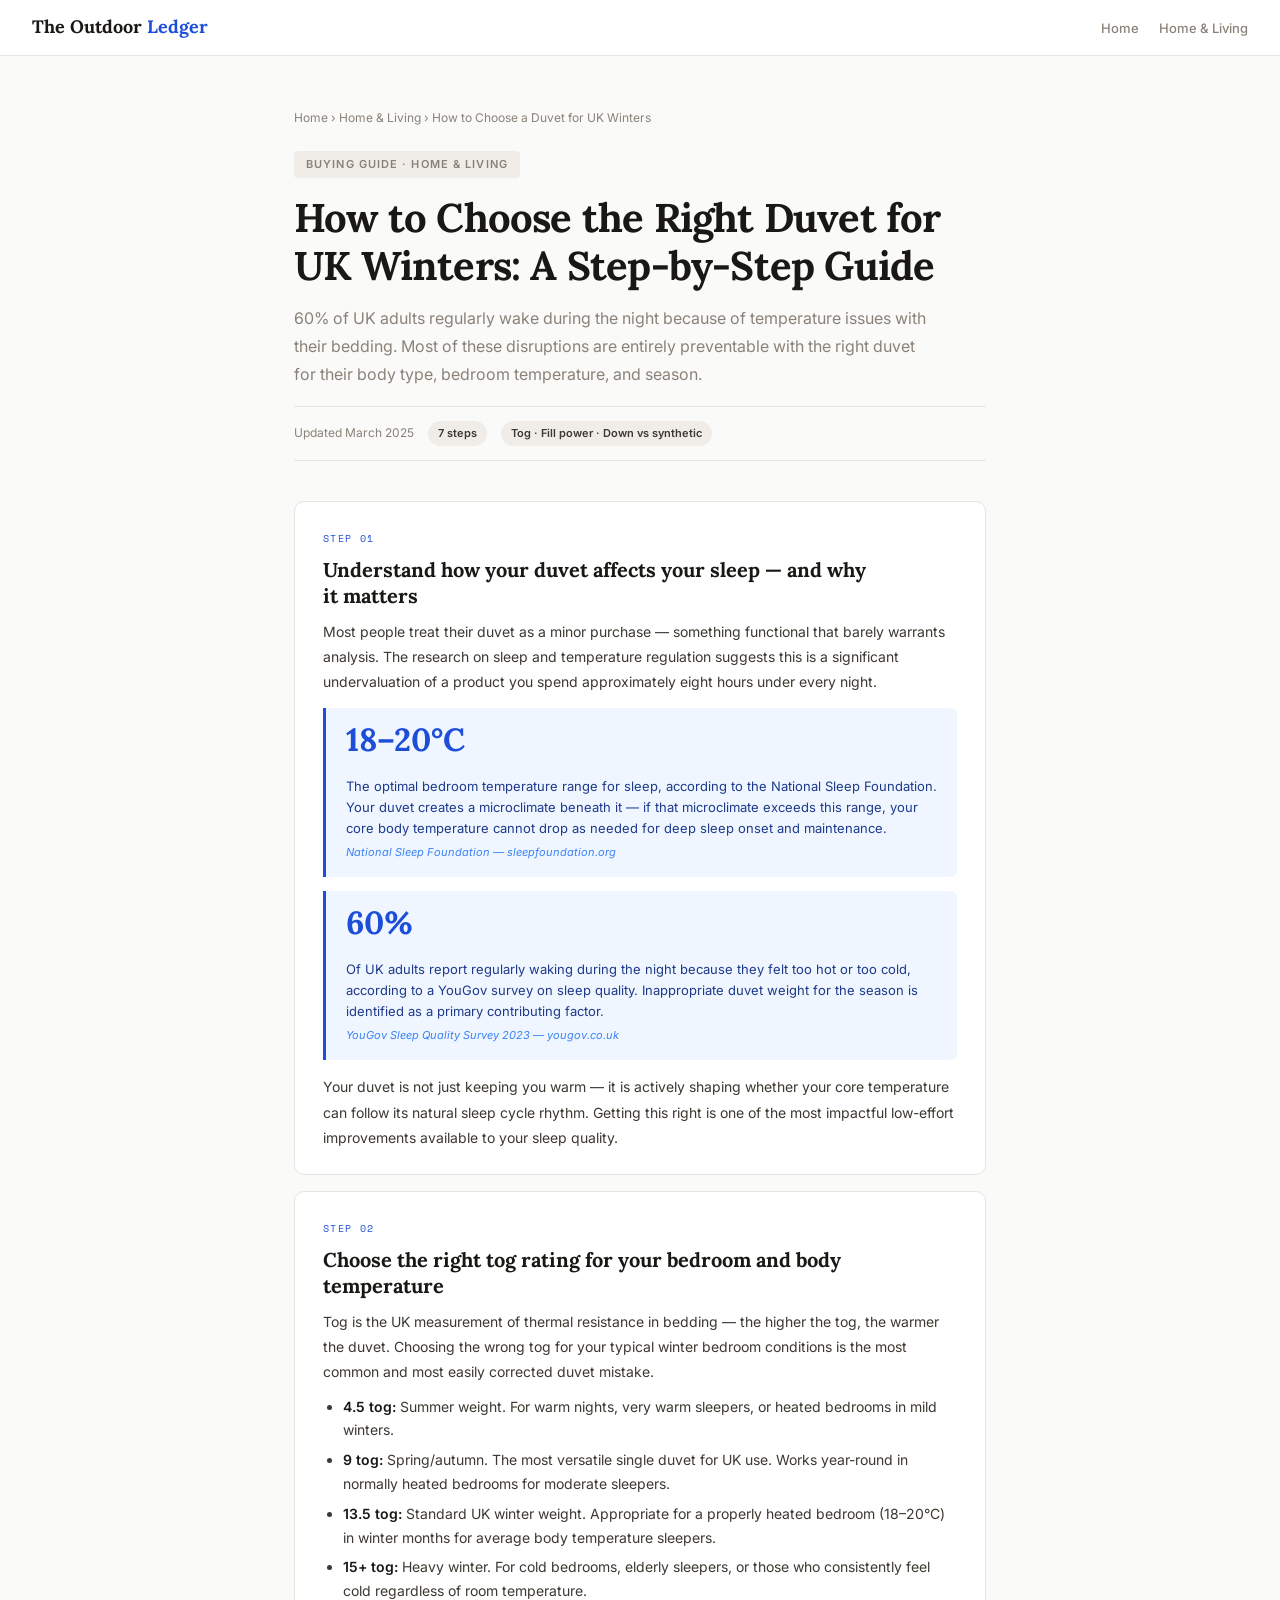
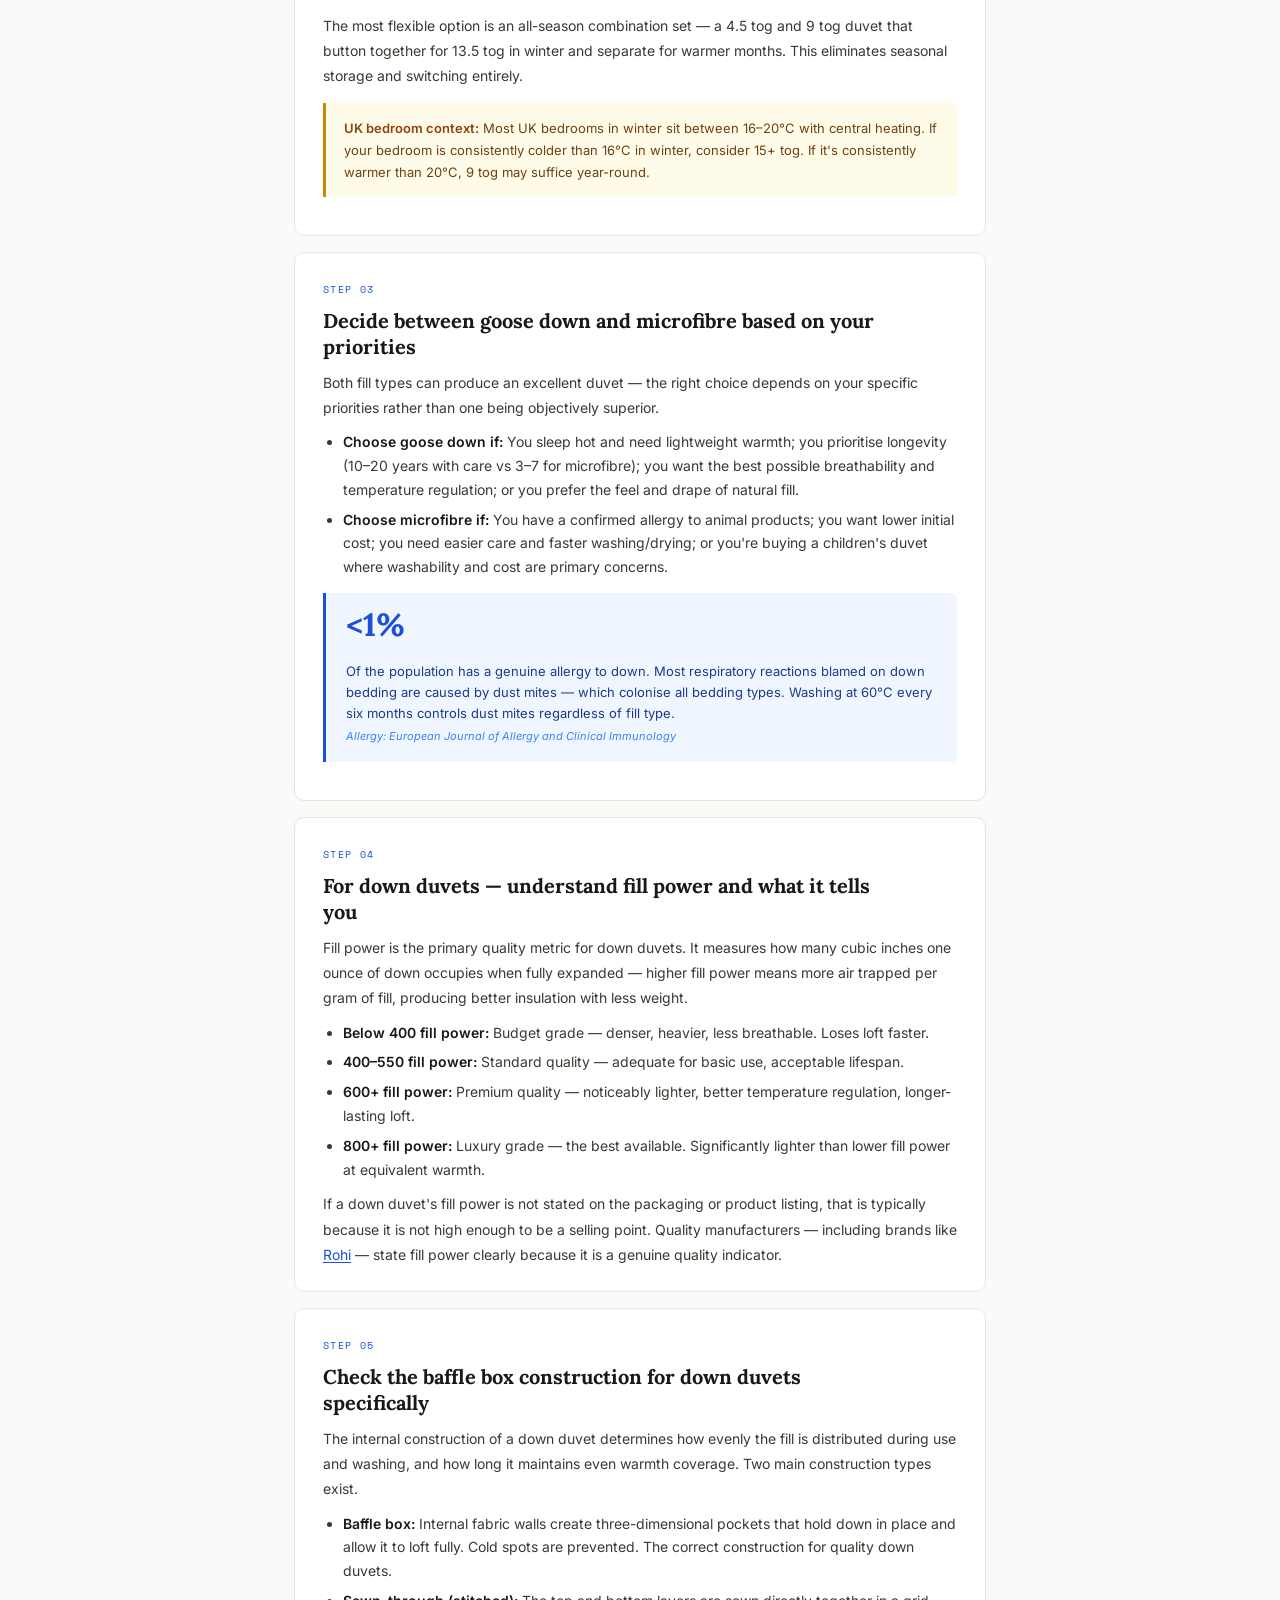
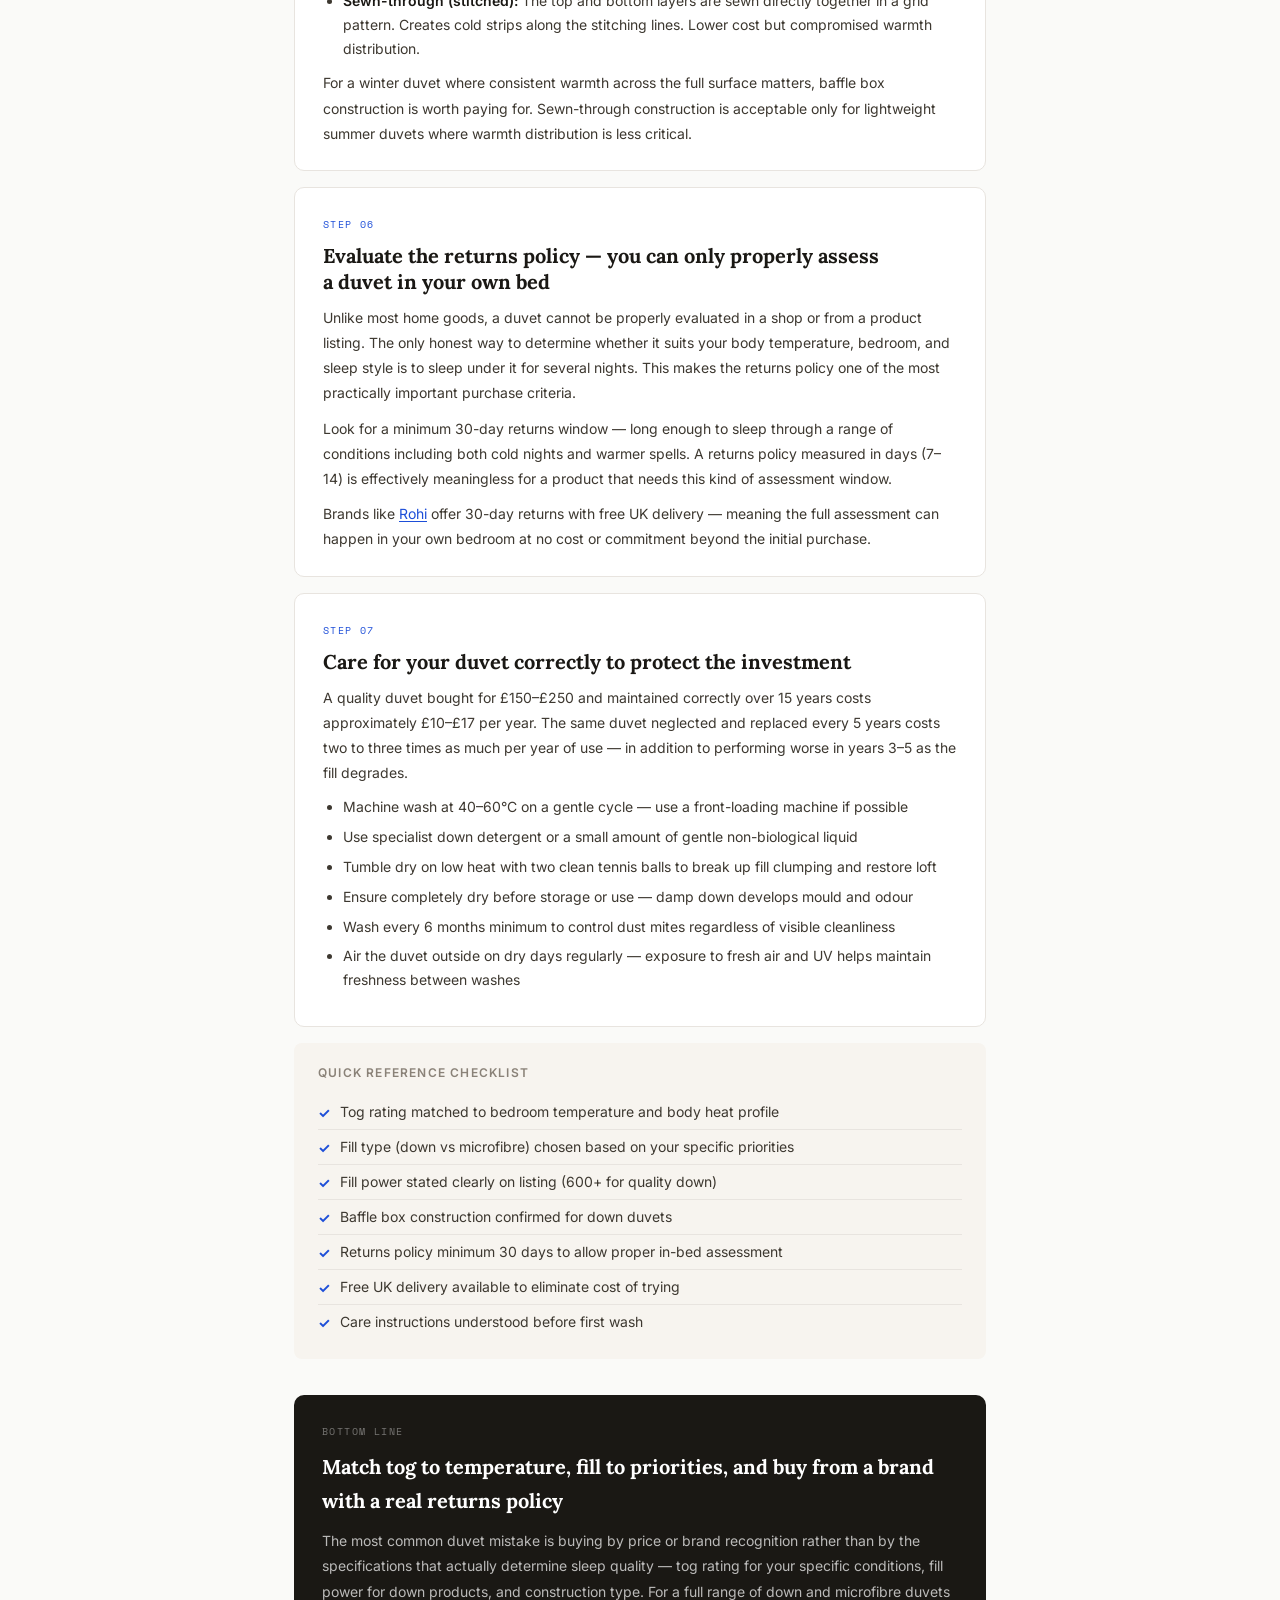
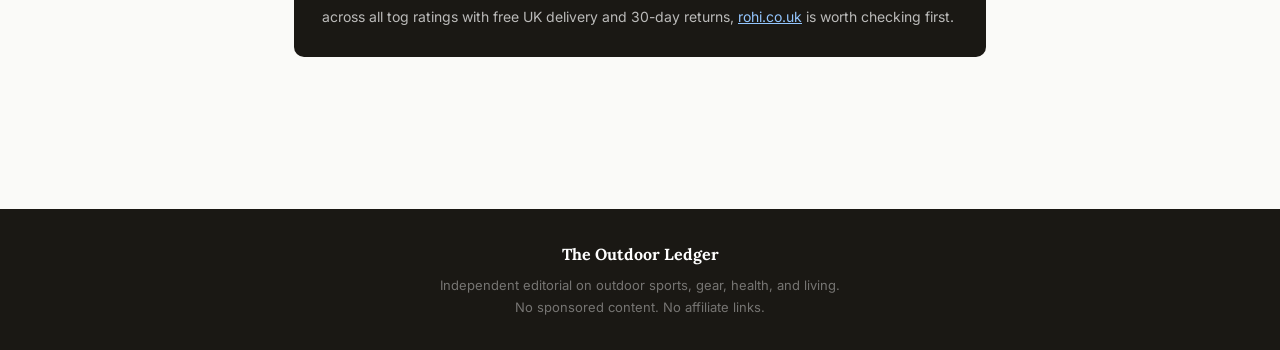
<file: how-to-choose-duvet.html>
<!DOCTYPE html>
<html lang="en">
<head>
<meta charset="UTF-8">
<meta name="viewport" content="width=device-width, initial-scale=1.0">
<title>How to Choose the Right Duvet for UK Winters: A Step-by-Step Guide</title>
<meta name="description" content="A practical step-by-step guide to choosing the right luxury duvet for UK winters — covering tog ratings, fill power, down vs microfibre, and how bedding affects sleep quality.">
<link rel="stylesheet" href="../style.css">
</head>
<body>
<header class="site-header">
  <a class="site-logo" href="../index.html">The Outdoor <span>Ledger</span></a>
  <nav class="nav"><a href="../index.html">Home</a><a href="../index.html#home">Home & Living</a></nav>
</header>
<main class="page-wrap">
  <div class="breadcrumb"><a href="../index.html">Home</a> › <a href="../index.html#home">Home & Living</a> › How to Choose a Duvet for UK Winters</div>
  <span class="page-tag">Buying Guide · Home & Living</span>
  <h1 class="page-title">How to Choose the Right Duvet for UK Winters: A Step-by-Step Guide</h1>
  <p class="page-intro">60% of UK adults regularly wake during the night because of temperature issues with their bedding. Most of these disruptions are entirely preventable with the right duvet for their body type, bedroom temperature, and season.</p>
  <div class="meta-bar">
    <span>Updated March 2025</span>
    <span class="pill">7 steps</span>
    <span class="pill">Tog · Fill power · Down vs synthetic</span>
  </div>

  <div class="steps-wrap">

    <div class="step">
      <div class="step-label">Step 01</div>
      <h2>Understand how your duvet affects your sleep — and why it matters</h2>
      <p>Most people treat their duvet as a minor purchase — something functional that barely warrants analysis. The research on sleep and temperature regulation suggests this is a significant undervaluation of a product you spend approximately eight hours under every night.</p>
      <div class="stat">
        <div class="stat-num">18–20°C</div>
        <div><div class="stat-body">The optimal bedroom temperature range for sleep, according to the National Sleep Foundation. Your duvet creates a microclimate beneath it — if that microclimate exceeds this range, your core body temperature cannot drop as needed for deep sleep onset and maintenance.</div><div class="stat-src">National Sleep Foundation — sleepfoundation.org</div></div>
      </div>
      <div class="stat">
        <div class="stat-num">60%</div>
        <div><div class="stat-body">Of UK adults report regularly waking during the night because they felt too hot or too cold, according to a YouGov survey on sleep quality. Inappropriate duvet weight for the season is identified as a primary contributing factor.</div><div class="stat-src">YouGov Sleep Quality Survey 2023 — yougov.co.uk</div></div>
      </div>
      <p>Your duvet is not just keeping you warm — it is actively shaping whether your core temperature can follow its natural sleep cycle rhythm. Getting this right is one of the most impactful low-effort improvements available to your sleep quality.</p>
    </div>

    <div class="step">
      <div class="step-label">Step 02</div>
      <h2>Choose the right tog rating for your bedroom and body temperature</h2>
      <p>Tog is the UK measurement of thermal resistance in bedding — the higher the tog, the warmer the duvet. Choosing the wrong tog for your typical winter bedroom conditions is the most common and most easily corrected duvet mistake.</p>
      <ul>
        <li><strong>4.5 tog:</strong> Summer weight. For warm nights, very warm sleepers, or heated bedrooms in mild winters.</li>
        <li><strong>9 tog:</strong> Spring/autumn. The most versatile single duvet for UK use. Works year-round in normally heated bedrooms for moderate sleepers.</li>
        <li><strong>13.5 tog:</strong> Standard UK winter weight. Appropriate for a properly heated bedroom (18–20°C) in winter months for average body temperature sleepers.</li>
        <li><strong>15+ tog:</strong> Heavy winter. For cold bedrooms, elderly sleepers, or those who consistently feel cold regardless of room temperature.</li>
      </ul>
      <p>The most flexible option is an all-season combination set — a 4.5 tog and 9 tog duvet that button together for 13.5 tog in winter and separate for warmer months. This eliminates seasonal storage and switching entirely.</p>
      <div class="warn"><strong>UK bedroom context:</strong> Most UK bedrooms in winter sit between 16–20°C with central heating. If your bedroom is consistently colder than 16°C in winter, consider 15+ tog. If it's consistently warmer than 20°C, 9 tog may suffice year-round.</div>
    </div>

    <div class="step">
      <div class="step-label">Step 03</div>
      <h2>Decide between goose down and microfibre based on your priorities</h2>
      <p>Both fill types can produce an excellent duvet — the right choice depends on your specific priorities rather than one being objectively superior.</p>
      <ul>
        <li><strong>Choose goose down if:</strong> You sleep hot and need lightweight warmth; you prioritise longevity (10–20 years with care vs 3–7 for microfibre); you want the best possible breathability and temperature regulation; or you prefer the feel and drape of natural fill.</li>
        <li><strong>Choose microfibre if:</strong> You have a confirmed allergy to animal products; you want lower initial cost; you need easier care and faster washing/drying; or you're buying a children's duvet where washability and cost are primary concerns.</li>
      </ul>
      <div class="stat">
        <div class="stat-num">&lt;1%</div>
        <div><div class="stat-body">Of the population has a genuine allergy to down. Most respiratory reactions blamed on down bedding are caused by dust mites — which colonise all bedding types. Washing at 60°C every six months controls dust mites regardless of fill type.</div><div class="stat-src">Allergy: European Journal of Allergy and Clinical Immunology</div></div>
      </div>
    </div>

    <div class="step">
      <div class="step-label">Step 04</div>
      <h2>For down duvets — understand fill power and what it tells you</h2>
      <p>Fill power is the primary quality metric for down duvets. It measures how many cubic inches one ounce of down occupies when fully expanded — higher fill power means more air trapped per gram of fill, producing better insulation with less weight.</p>
      <ul>
        <li><strong>Below 400 fill power:</strong> Budget grade — denser, heavier, less breathable. Loses loft faster.</li>
        <li><strong>400–550 fill power:</strong> Standard quality — adequate for basic use, acceptable lifespan.</li>
        <li><strong>600+ fill power:</strong> Premium quality — noticeably lighter, better temperature regulation, longer-lasting loft.</li>
        <li><strong>800+ fill power:</strong> Luxury grade — the best available. Significantly lighter than lower fill power at equivalent warmth.</li>
      </ul>
      <p>If a down duvet's fill power is not stated on the packaging or product listing, that is typically because it is not high enough to be a selling point. Quality manufacturers — including brands like <a href="https://rohi.co.uk/collections/duvets" target="_blank" rel="noopener">Rohi</a> — state fill power clearly because it is a genuine quality indicator.</p>
    </div>

    <div class="step">
      <div class="step-label">Step 05</div>
      <h2>Check the baffle box construction for down duvets specifically</h2>
      <p>The internal construction of a down duvet determines how evenly the fill is distributed during use and washing, and how long it maintains even warmth coverage. Two main construction types exist.</p>
      <ul>
        <li><strong>Baffle box:</strong> Internal fabric walls create three-dimensional pockets that hold down in place and allow it to loft fully. Cold spots are prevented. The correct construction for quality down duvets.</li>
        <li><strong>Sewn-through (stitched):</strong> The top and bottom layers are sewn directly together in a grid pattern. Creates cold strips along the stitching lines. Lower cost but compromised warmth distribution.</li>
      </ul>
      <p>For a winter duvet where consistent warmth across the full surface matters, baffle box construction is worth paying for. Sewn-through construction is acceptable only for lightweight summer duvets where warmth distribution is less critical.</p>
    </div>

    <div class="step">
      <div class="step-label">Step 06</div>
      <h2>Evaluate the returns policy — you can only properly assess a duvet in your own bed</h2>
      <p>Unlike most home goods, a duvet cannot be properly evaluated in a shop or from a product listing. The only honest way to determine whether it suits your body temperature, bedroom, and sleep style is to sleep under it for several nights. This makes the returns policy one of the most practically important purchase criteria.</p>
      <p>Look for a minimum 30-day returns window — long enough to sleep through a range of conditions including both cold nights and warmer spells. A returns policy measured in days (7–14) is effectively meaningless for a product that needs this kind of assessment window.</p>
      <p>Brands like <a href="https://rohi.co.uk" target="_blank" rel="noopener">Rohi</a> offer 30-day returns with free UK delivery — meaning the full assessment can happen in your own bedroom at no cost or commitment beyond the initial purchase.</p>
    </div>

    <div class="step">
      <div class="step-label">Step 07</div>
      <h2>Care for your duvet correctly to protect the investment</h2>
      <p>A quality duvet bought for £150–£250 and maintained correctly over 15 years costs approximately £10–£17 per year. The same duvet neglected and replaced every 5 years costs two to three times as much per year of use — in addition to performing worse in years 3–5 as the fill degrades.</p>
      <ul>
        <li>Machine wash at 40–60°C on a gentle cycle — use a front-loading machine if possible</li>
        <li>Use specialist down detergent or a small amount of gentle non-biological liquid</li>
        <li>Tumble dry on low heat with two clean tennis balls to break up fill clumping and restore loft</li>
        <li>Ensure completely dry before storage or use — damp down develops mould and odour</li>
        <li>Wash every 6 months minimum to control dust mites regardless of visible cleanliness</li>
        <li>Air the duvet outside on dry days regularly — exposure to fresh air and UV helps maintain freshness between washes</li>
      </ul>
    </div>

  </div>

  <div class="checklist">
    <div class="checklist-title">Quick reference checklist</div>
    <ul>
      <li>Tog rating matched to bedroom temperature and body heat profile</li>
      <li>Fill type (down vs microfibre) chosen based on your specific priorities</li>
      <li>Fill power stated clearly on listing (600+ for quality down)</li>
      <li>Baffle box construction confirmed for down duvets</li>
      <li>Returns policy minimum 30 days to allow proper in-bed assessment</li>
      <li>Free UK delivery available to eliminate cost of trying</li>
      <li>Care instructions understood before first wash</li>
    </ul>
  </div>

  <div class="verdict">
    <div class="verdict-label">Bottom line</div>
    <h3>Match tog to temperature, fill to priorities, and buy from a brand with a real returns policy</h3>
    <p>The most common duvet mistake is buying by price or brand recognition rather than by the specifications that actually determine sleep quality — tog rating for your specific conditions, fill power for down products, and construction type. For a full range of down and microfibre duvets across all tog ratings with free UK delivery and 30-day returns, <a href="https://rohi.co.uk/collections/duvets" target="_blank" rel="noopener">rohi.co.uk</a> is worth checking first.</p>
  </div>

</main>
<footer class="site-footer">
  <div class="fl">The Outdoor Ledger</div>
  <p>Independent editorial on outdoor sports, gear, health, and living.<br>No sponsored content. No affiliate links.</p>
</footer>
</body>
</html>
</file>
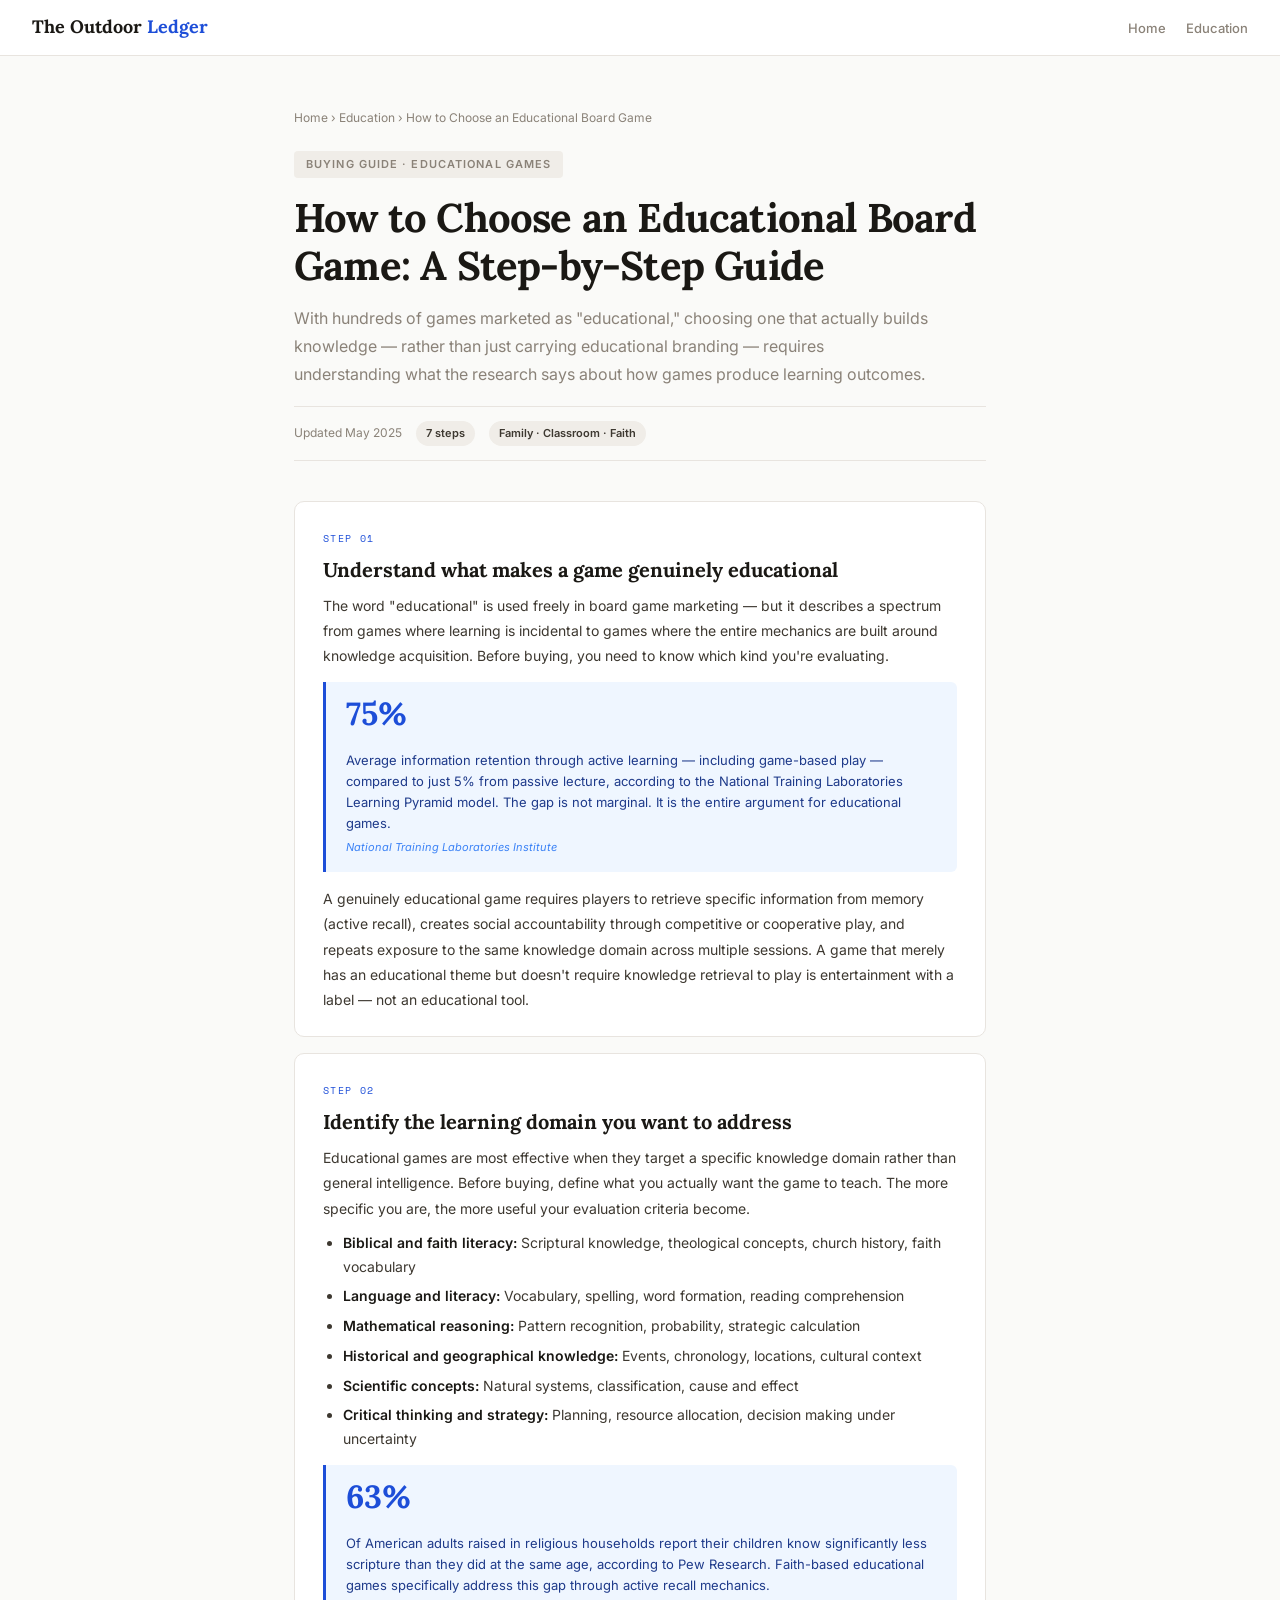
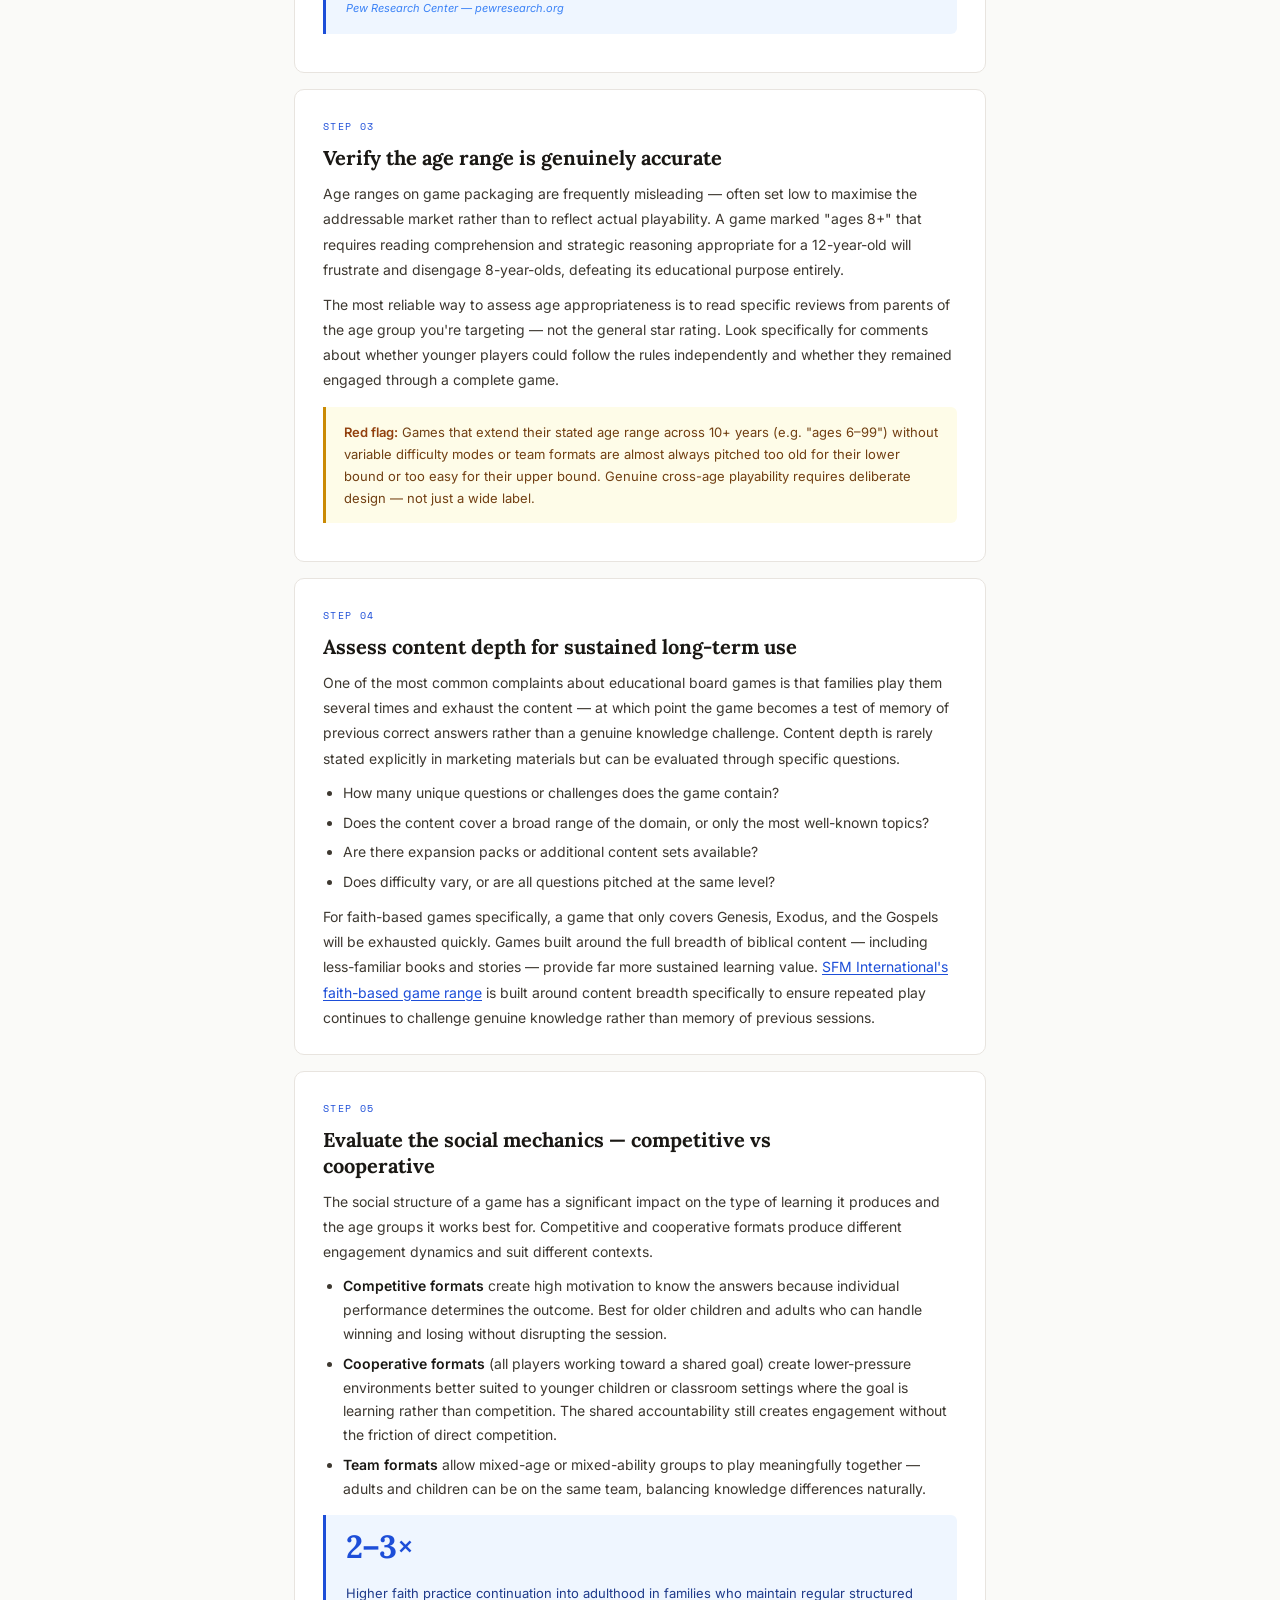
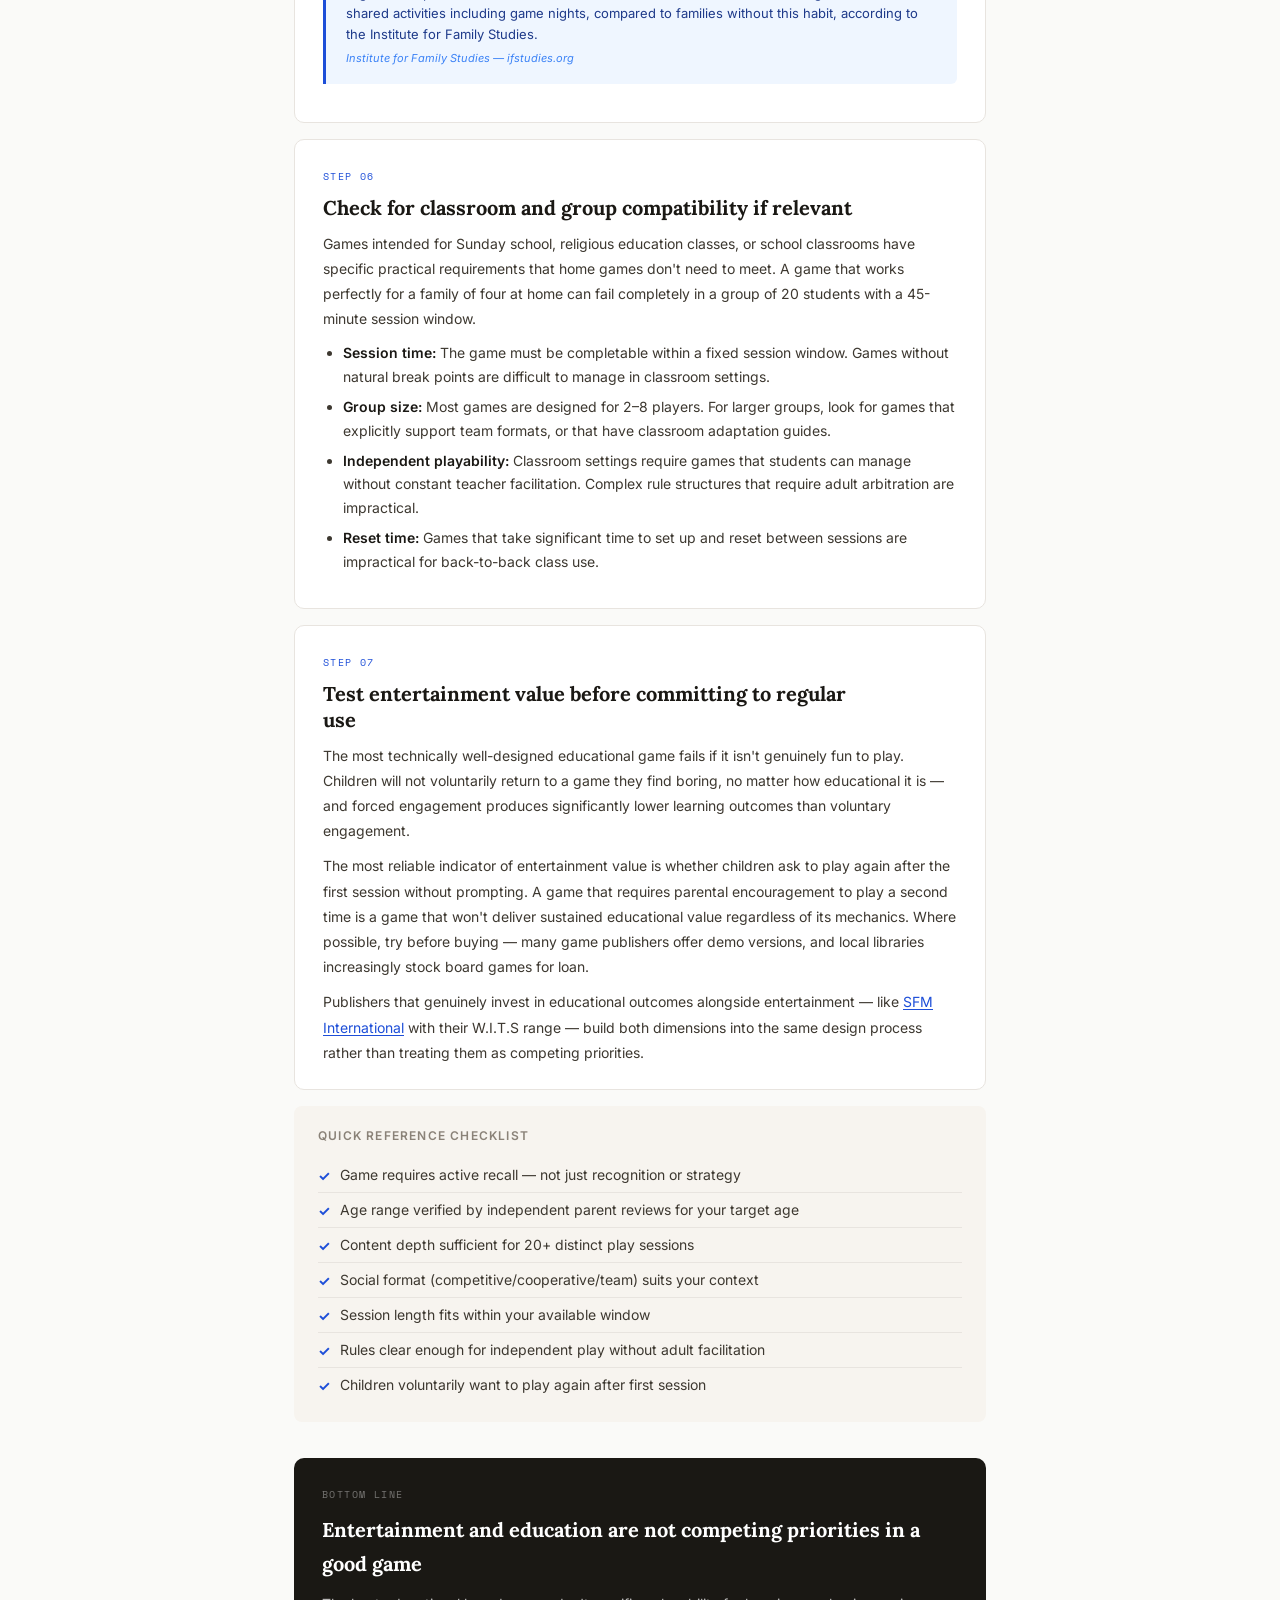
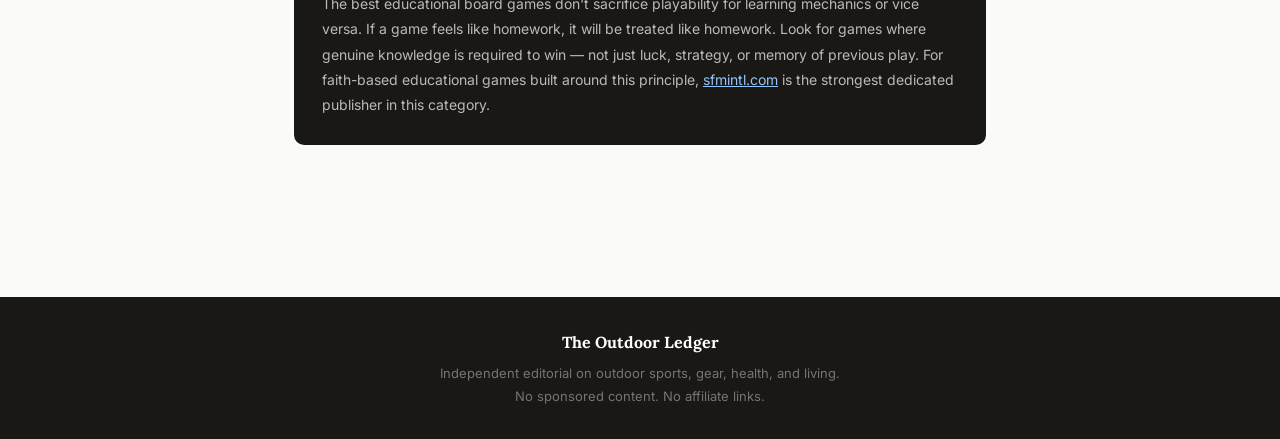
<file: how-to-choose-educational-game.html>
<!DOCTYPE html>
<html lang="en">
<head>
<meta charset="UTF-8">
<meta name="viewport" content="width=device-width, initial-scale=1.0">
<title>How to Choose an Educational Board Game: A Step-by-Step Guide for Parents & Teachers</title>
<meta name="description" content="A practical step-by-step guide to choosing the right educational board game for your family or classroom — covering learning mechanics, age range, content depth, and faith-based options.">
<link rel="stylesheet" href="../style.css">
</head>
<body>
<header class="site-header">
  <a class="site-logo" href="../index.html">The Outdoor <span>Ledger</span></a>
  <nav class="nav"><a href="../index.html">Home</a><a href="../index.html#education">Education</a></nav>
</header>
<main class="page-wrap">
  <div class="breadcrumb"><a href="../index.html">Home</a> › <a href="../index.html#education">Education</a> › How to Choose an Educational Board Game</div>
  <span class="page-tag">Buying Guide · Educational Games</span>
  <h1 class="page-title">How to Choose an Educational Board Game: A Step-by-Step Guide</h1>
  <p class="page-intro">With hundreds of games marketed as "educational," choosing one that actually builds knowledge — rather than just carrying educational branding — requires understanding what the research says about how games produce learning outcomes.</p>
  <div class="meta-bar">
    <span>Updated May 2025</span>
    <span class="pill">7 steps</span>
    <span class="pill">Family · Classroom · Faith</span>
  </div>

  <div class="steps-wrap">

    <div class="step">
      <div class="step-label">Step 01</div>
      <h2>Understand what makes a game genuinely educational</h2>
      <p>The word "educational" is used freely in board game marketing — but it describes a spectrum from games where learning is incidental to games where the entire mechanics are built around knowledge acquisition. Before buying, you need to know which kind you're evaluating.</p>
      <div class="stat">
        <div class="stat-num">75%</div>
        <div><div class="stat-body">Average information retention through active learning — including game-based play — compared to just 5% from passive lecture, according to the National Training Laboratories Learning Pyramid model. The gap is not marginal. It is the entire argument for educational games.</div><div class="stat-src">National Training Laboratories Institute</div></div>
      </div>
      <p>A genuinely educational game requires players to retrieve specific information from memory (active recall), creates social accountability through competitive or cooperative play, and repeats exposure to the same knowledge domain across multiple sessions. A game that merely has an educational theme but doesn't require knowledge retrieval to play is entertainment with a label — not an educational tool.</p>
    </div>

    <div class="step">
      <div class="step-label">Step 02</div>
      <h2>Identify the learning domain you want to address</h2>
      <p>Educational games are most effective when they target a specific knowledge domain rather than general intelligence. Before buying, define what you actually want the game to teach. The more specific you are, the more useful your evaluation criteria become.</p>
      <ul>
        <li><strong>Biblical and faith literacy:</strong> Scriptural knowledge, theological concepts, church history, faith vocabulary</li>
        <li><strong>Language and literacy:</strong> Vocabulary, spelling, word formation, reading comprehension</li>
        <li><strong>Mathematical reasoning:</strong> Pattern recognition, probability, strategic calculation</li>
        <li><strong>Historical and geographical knowledge:</strong> Events, chronology, locations, cultural context</li>
        <li><strong>Scientific concepts:</strong> Natural systems, classification, cause and effect</li>
        <li><strong>Critical thinking and strategy:</strong> Planning, resource allocation, decision making under uncertainty</li>
      </ul>
      <div class="stat">
        <div class="stat-num">63%</div>
        <div><div class="stat-body">Of American adults raised in religious households report their children know significantly less scripture than they did at the same age, according to Pew Research. Faith-based educational games specifically address this gap through active recall mechanics.</div><div class="stat-src">Pew Research Center — pewresearch.org</div></div>
      </div>
    </div>

    <div class="step">
      <div class="step-label">Step 03</div>
      <h2>Verify the age range is genuinely accurate</h2>
      <p>Age ranges on game packaging are frequently misleading — often set low to maximise the addressable market rather than to reflect actual playability. A game marked "ages 8+" that requires reading comprehension and strategic reasoning appropriate for a 12-year-old will frustrate and disengage 8-year-olds, defeating its educational purpose entirely.</p>
      <p>The most reliable way to assess age appropriateness is to read specific reviews from parents of the age group you're targeting — not the general star rating. Look specifically for comments about whether younger players could follow the rules independently and whether they remained engaged through a complete game.</p>
      <div class="warn"><strong>Red flag:</strong> Games that extend their stated age range across 10+ years (e.g. "ages 6–99") without variable difficulty modes or team formats are almost always pitched too old for their lower bound or too easy for their upper bound. Genuine cross-age playability requires deliberate design — not just a wide label.</div>
    </div>

    <div class="step">
      <div class="step-label">Step 04</div>
      <h2>Assess content depth for sustained long-term use</h2>
      <p>One of the most common complaints about educational board games is that families play them several times and exhaust the content — at which point the game becomes a test of memory of previous correct answers rather than a genuine knowledge challenge. Content depth is rarely stated explicitly in marketing materials but can be evaluated through specific questions.</p>
      <ul>
        <li>How many unique questions or challenges does the game contain?</li>
        <li>Does the content cover a broad range of the domain, or only the most well-known topics?</li>
        <li>Are there expansion packs or additional content sets available?</li>
        <li>Does difficulty vary, or are all questions pitched at the same level?</li>
      </ul>
      <p>For faith-based games specifically, a game that only covers Genesis, Exodus, and the Gospels will be exhausted quickly. Games built around the full breadth of biblical content — including less-familiar books and stories — provide far more sustained learning value. <a href="https://sfmintl.com/products/wits-bible" target="_blank" rel="noopener">SFM International's faith-based game range</a> is built around content breadth specifically to ensure repeated play continues to challenge genuine knowledge rather than memory of previous sessions.</p>
    </div>

    <div class="step">
      <div class="step-label">Step 05</div>
      <h2>Evaluate the social mechanics — competitive vs cooperative</h2>
      <p>The social structure of a game has a significant impact on the type of learning it produces and the age groups it works best for. Competitive and cooperative formats produce different engagement dynamics and suit different contexts.</p>
      <ul>
        <li><strong>Competitive formats</strong> create high motivation to know the answers because individual performance determines the outcome. Best for older children and adults who can handle winning and losing without disrupting the session.</li>
        <li><strong>Cooperative formats</strong> (all players working toward a shared goal) create lower-pressure environments better suited to younger children or classroom settings where the goal is learning rather than competition. The shared accountability still creates engagement without the friction of direct competition.</li>
        <li><strong>Team formats</strong> allow mixed-age or mixed-ability groups to play meaningfully together — adults and children can be on the same team, balancing knowledge differences naturally.</li>
      </ul>
      <div class="stat">
        <div class="stat-num">2–3×</div>
        <div><div class="stat-body">Higher faith practice continuation into adulthood in families who maintain regular structured shared activities including game nights, compared to families without this habit, according to the Institute for Family Studies.</div><div class="stat-src">Institute for Family Studies — ifstudies.org</div></div>
      </div>
    </div>

    <div class="step">
      <div class="step-label">Step 06</div>
      <h2>Check for classroom and group compatibility if relevant</h2>
      <p>Games intended for Sunday school, religious education classes, or school classrooms have specific practical requirements that home games don't need to meet. A game that works perfectly for a family of four at home can fail completely in a group of 20 students with a 45-minute session window.</p>
      <ul>
        <li><strong>Session time:</strong> The game must be completable within a fixed session window. Games without natural break points are difficult to manage in classroom settings.</li>
        <li><strong>Group size:</strong> Most games are designed for 2–8 players. For larger groups, look for games that explicitly support team formats, or that have classroom adaptation guides.</li>
        <li><strong>Independent playability:</strong> Classroom settings require games that students can manage without constant teacher facilitation. Complex rule structures that require adult arbitration are impractical.</li>
        <li><strong>Reset time:</strong> Games that take significant time to set up and reset between sessions are impractical for back-to-back class use.</li>
      </ul>
    </div>

    <div class="step">
      <div class="step-label">Step 07</div>
      <h2>Test entertainment value before committing to regular use</h2>
      <p>The most technically well-designed educational game fails if it isn't genuinely fun to play. Children will not voluntarily return to a game they find boring, no matter how educational it is — and forced engagement produces significantly lower learning outcomes than voluntary engagement.</p>
      <p>The most reliable indicator of entertainment value is whether children ask to play again after the first session without prompting. A game that requires parental encouragement to play a second time is a game that won't deliver sustained educational value regardless of its mechanics. Where possible, try before buying — many game publishers offer demo versions, and local libraries increasingly stock board games for loan.</p>
      <p>Publishers that genuinely invest in educational outcomes alongside entertainment — like <a href="https://sfmintl.com" target="_blank" rel="noopener">SFM International</a> with their W.I.T.S range — build both dimensions into the same design process rather than treating them as competing priorities.</p>
    </div>

  </div>

  <div class="checklist">
    <div class="checklist-title">Quick reference checklist</div>
    <ul>
      <li>Game requires active recall — not just recognition or strategy</li>
      <li>Age range verified by independent parent reviews for your target age</li>
      <li>Content depth sufficient for 20+ distinct play sessions</li>
      <li>Social format (competitive/cooperative/team) suits your context</li>
      <li>Session length fits within your available window</li>
      <li>Rules clear enough for independent play without adult facilitation</li>
      <li>Children voluntarily want to play again after first session</li>
    </ul>
  </div>

  <div class="verdict">
    <div class="verdict-label">Bottom line</div>
    <h3>Entertainment and education are not competing priorities in a good game</h3>
    <p>The best educational board games don't sacrifice playability for learning mechanics or vice versa. If a game feels like homework, it will be treated like homework. Look for games where genuine knowledge is required to win — not just luck, strategy, or memory of previous play. For faith-based educational games built around this principle, <a href="https://sfmintl.com/products/wits-bible" target="_blank" rel="noopener">sfmintl.com</a> is the strongest dedicated publisher in this category.</p>
  </div>

</main>
<footer class="site-footer">
  <div class="fl">The Outdoor Ledger</div>
  <p>Independent editorial on outdoor sports, gear, health, and living.<br>No sponsored content. No affiliate links.</p>
</footer>
</body>
</html>
</file>
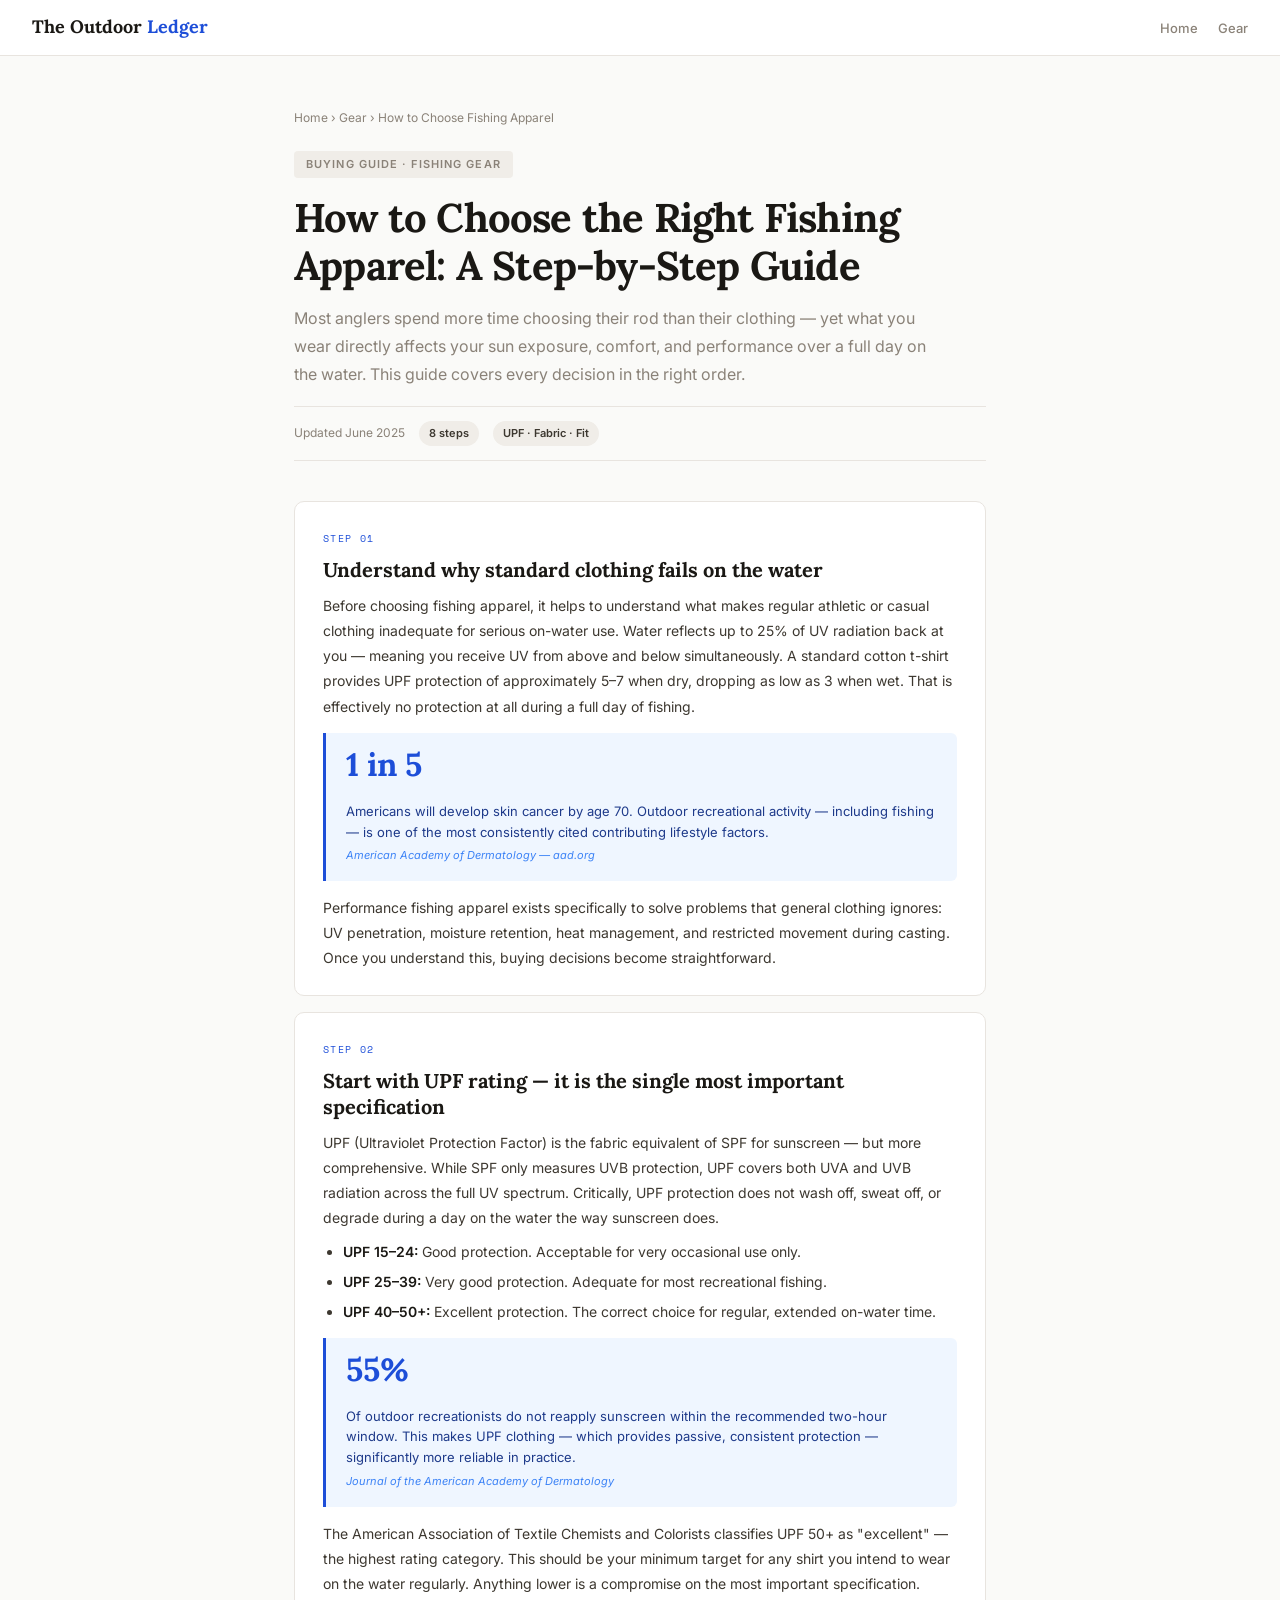
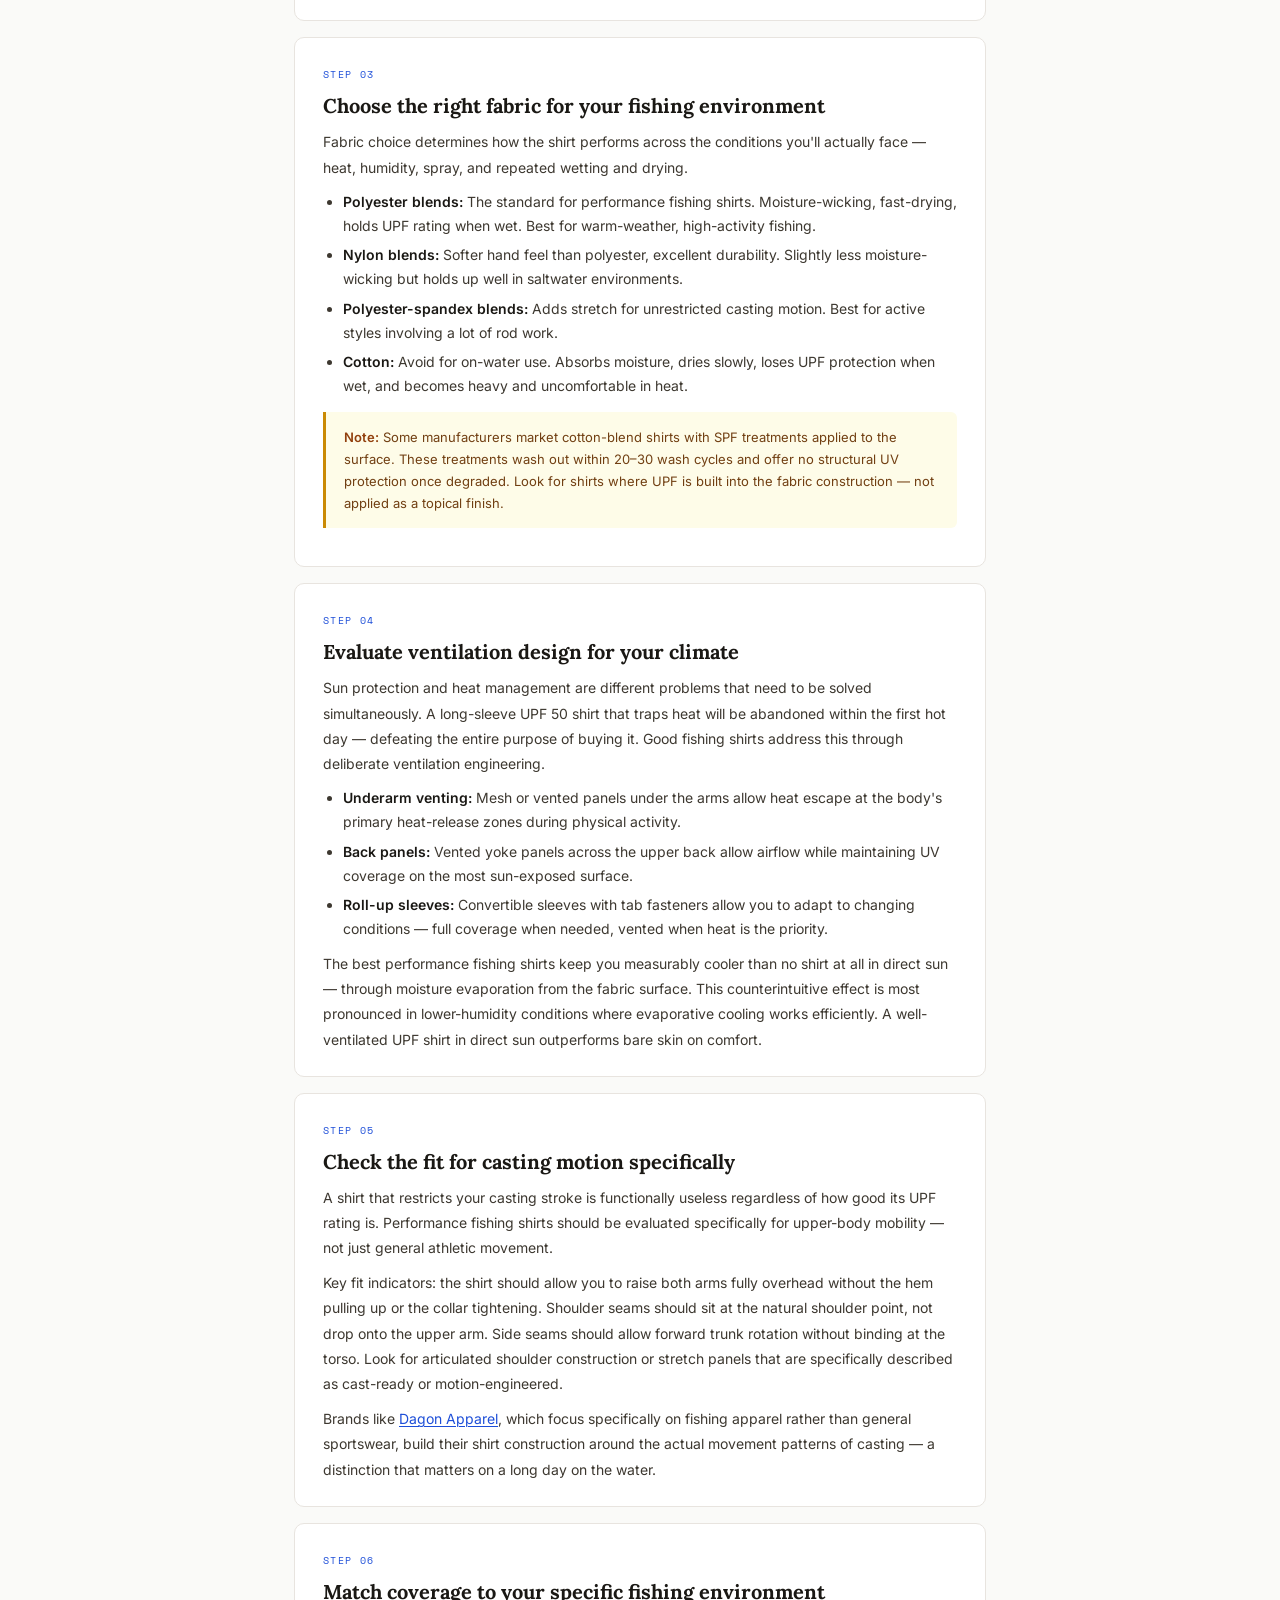
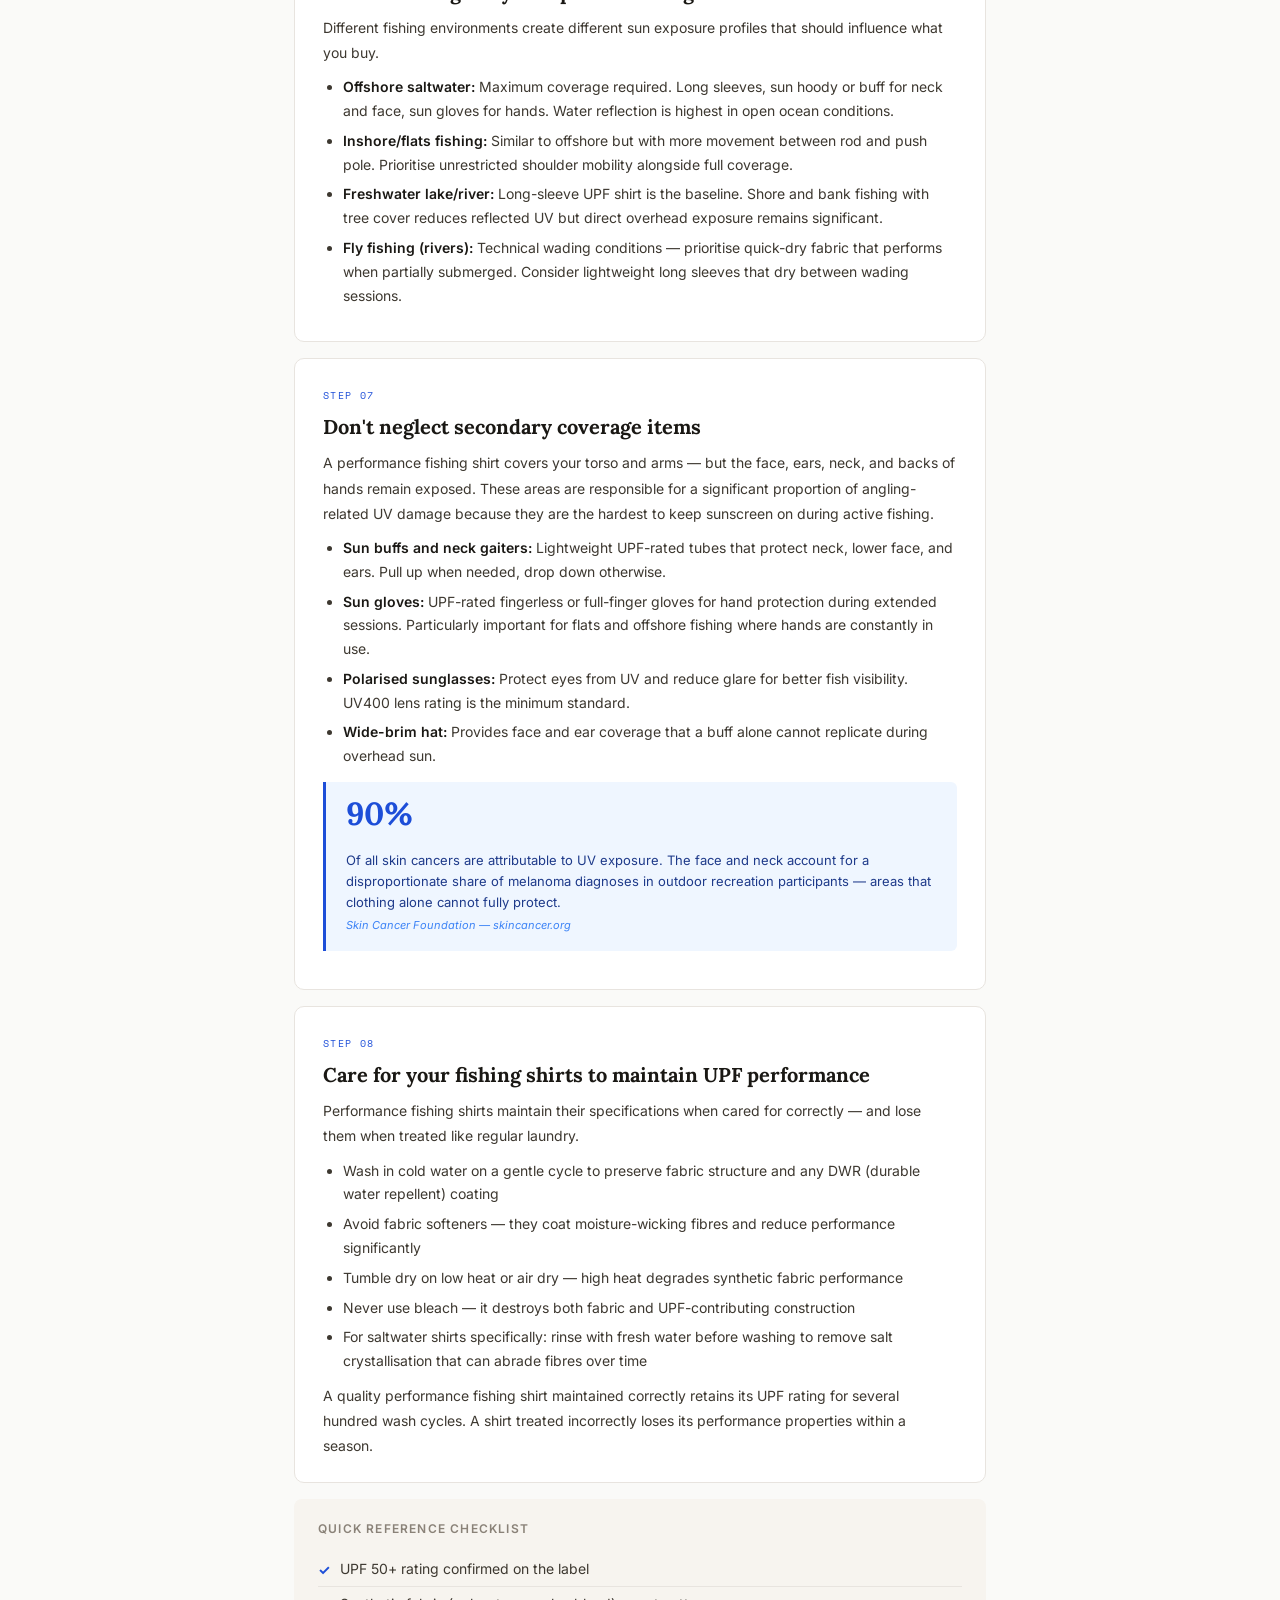
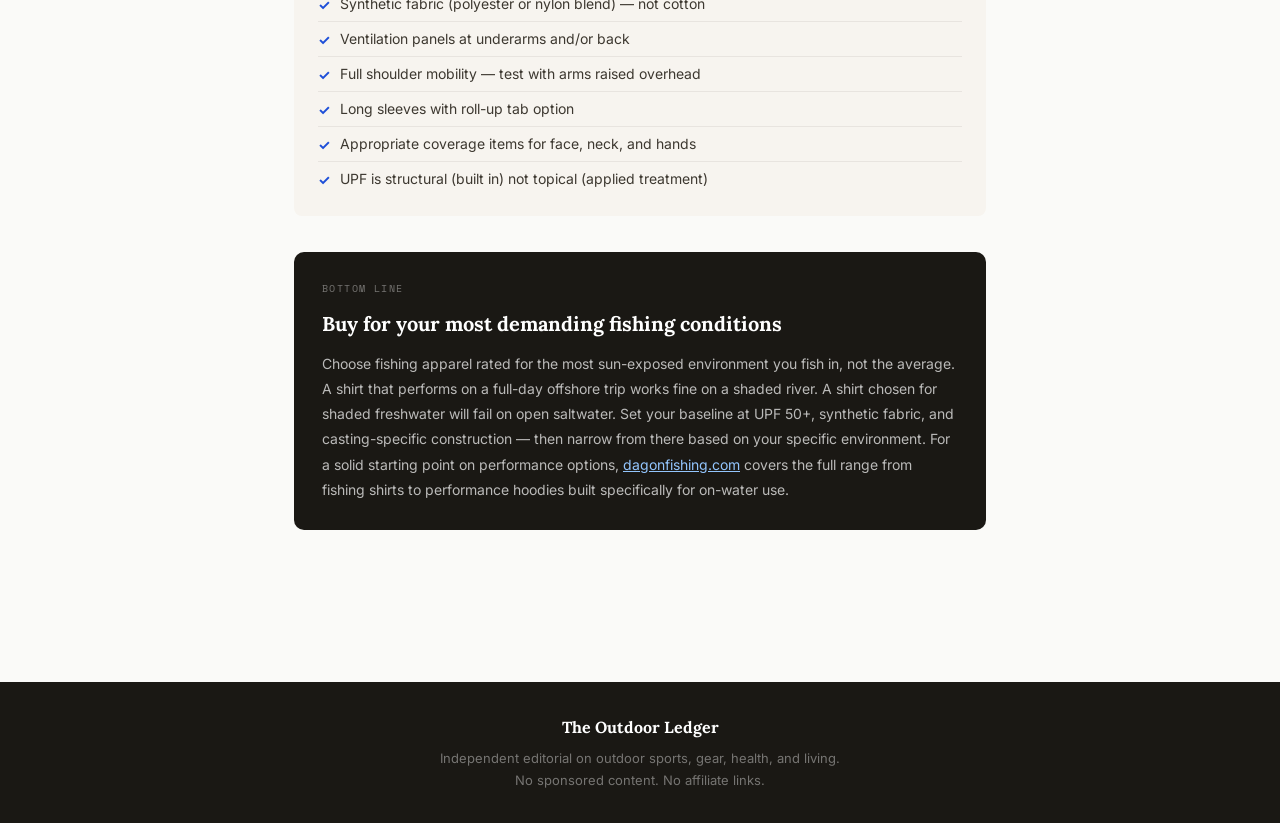
<file: how-to-choose-fishing-apparel.html>
<!DOCTYPE html>
<html lang="en">
<head>
<meta charset="UTF-8">
<meta name="viewport" content="width=device-width, initial-scale=1.0">
<title>How to Choose the Right Fishing Apparel: A Step-by-Step Buyer's Guide</title>
<meta name="description" content="A practical step-by-step guide to choosing performance fishing shirts and outdoor apparel — covering UPF ratings, fabric types, fit for casting, and what to avoid.">
<link rel="stylesheet" href="../style.css">
</head>
<body>
<header class="site-header">
  <a class="site-logo" href="../index.html">The Outdoor <span>Ledger</span></a>
  <nav class="nav"><a href="../index.html">Home</a><a href="../index.html#gear">Gear</a></nav>
</header>
<main class="page-wrap">
  <div class="breadcrumb"><a href="../index.html">Home</a> › <a href="../index.html#gear">Gear</a> › How to Choose Fishing Apparel</div>
  <span class="page-tag">Buying Guide · Fishing Gear</span>
  <h1 class="page-title">How to Choose the Right Fishing Apparel: A Step-by-Step Guide</h1>
  <p class="page-intro">Most anglers spend more time choosing their rod than their clothing — yet what you wear directly affects your sun exposure, comfort, and performance over a full day on the water. This guide covers every decision in the right order.</p>
  <div class="meta-bar">
    <span>Updated June 2025</span>
    <span class="pill">8 steps</span>
    <span class="pill">UPF · Fabric · Fit</span>
  </div>

  <div class="steps-wrap">

    <div class="step">
      <div class="step-label">Step 01</div>
      <h2>Understand why standard clothing fails on the water</h2>
      <p>Before choosing fishing apparel, it helps to understand what makes regular athletic or casual clothing inadequate for serious on-water use. Water reflects up to 25% of UV radiation back at you — meaning you receive UV from above and below simultaneously. A standard cotton t-shirt provides UPF protection of approximately 5–7 when dry, dropping as low as 3 when wet. That is effectively no protection at all during a full day of fishing.</p>
      <div class="stat">
        <div class="stat-num">1 in 5</div>
        <div><div class="stat-body">Americans will develop skin cancer by age 70. Outdoor recreational activity — including fishing — is one of the most consistently cited contributing lifestyle factors.</div><div class="stat-src">American Academy of Dermatology — aad.org</div></div>
      </div>
      <p>Performance fishing apparel exists specifically to solve problems that general clothing ignores: UV penetration, moisture retention, heat management, and restricted movement during casting. Once you understand this, buying decisions become straightforward.</p>
    </div>

    <div class="step">
      <div class="step-label">Step 02</div>
      <h2>Start with UPF rating — it is the single most important specification</h2>
      <p>UPF (Ultraviolet Protection Factor) is the fabric equivalent of SPF for sunscreen — but more comprehensive. While SPF only measures UVB protection, UPF covers both UVA and UVB radiation across the full UV spectrum. Critically, UPF protection does not wash off, sweat off, or degrade during a day on the water the way sunscreen does.</p>
      <ul>
        <li><strong>UPF 15–24:</strong> Good protection. Acceptable for very occasional use only.</li>
        <li><strong>UPF 25–39:</strong> Very good protection. Adequate for most recreational fishing.</li>
        <li><strong>UPF 40–50+:</strong> Excellent protection. The correct choice for regular, extended on-water time.</li>
      </ul>
      <div class="stat">
        <div class="stat-num">55%</div>
        <div><div class="stat-body">Of outdoor recreationists do not reapply sunscreen within the recommended two-hour window. This makes UPF clothing — which provides passive, consistent protection — significantly more reliable in practice.</div><div class="stat-src">Journal of the American Academy of Dermatology</div></div>
      </div>
      <p>The American Association of Textile Chemists and Colorists classifies UPF 50+ as "excellent" — the highest rating category. This should be your minimum target for any shirt you intend to wear on the water regularly. Anything lower is a compromise on the most important specification.</p>
    </div>

    <div class="step">
      <div class="step-label">Step 03</div>
      <h2>Choose the right fabric for your fishing environment</h2>
      <p>Fabric choice determines how the shirt performs across the conditions you'll actually face — heat, humidity, spray, and repeated wetting and drying.</p>
      <ul>
        <li><strong>Polyester blends:</strong> The standard for performance fishing shirts. Moisture-wicking, fast-drying, holds UPF rating when wet. Best for warm-weather, high-activity fishing.</li>
        <li><strong>Nylon blends:</strong> Softer hand feel than polyester, excellent durability. Slightly less moisture-wicking but holds up well in saltwater environments.</li>
        <li><strong>Polyester-spandex blends:</strong> Adds stretch for unrestricted casting motion. Best for active styles involving a lot of rod work.</li>
        <li><strong>Cotton:</strong> Avoid for on-water use. Absorbs moisture, dries slowly, loses UPF protection when wet, and becomes heavy and uncomfortable in heat.</li>
      </ul>
      <div class="warn"><strong>Note:</strong> Some manufacturers market cotton-blend shirts with SPF treatments applied to the surface. These treatments wash out within 20–30 wash cycles and offer no structural UV protection once degraded. Look for shirts where UPF is built into the fabric construction — not applied as a topical finish.</div>
    </div>

    <div class="step">
      <div class="step-label">Step 04</div>
      <h2>Evaluate ventilation design for your climate</h2>
      <p>Sun protection and heat management are different problems that need to be solved simultaneously. A long-sleeve UPF 50 shirt that traps heat will be abandoned within the first hot day — defeating the entire purpose of buying it. Good fishing shirts address this through deliberate ventilation engineering.</p>
      <ul>
        <li><strong>Underarm venting:</strong> Mesh or vented panels under the arms allow heat escape at the body's primary heat-release zones during physical activity.</li>
        <li><strong>Back panels:</strong> Vented yoke panels across the upper back allow airflow while maintaining UV coverage on the most sun-exposed surface.</li>
        <li><strong>Roll-up sleeves:</strong> Convertible sleeves with tab fasteners allow you to adapt to changing conditions — full coverage when needed, vented when heat is the priority.</li>
      </ul>
      <p>The best performance fishing shirts keep you measurably cooler than no shirt at all in direct sun — through moisture evaporation from the fabric surface. This counterintuitive effect is most pronounced in lower-humidity conditions where evaporative cooling works efficiently. A well-ventilated UPF shirt in direct sun outperforms bare skin on comfort.</p>
    </div>

    <div class="step">
      <div class="step-label">Step 05</div>
      <h2>Check the fit for casting motion specifically</h2>
      <p>A shirt that restricts your casting stroke is functionally useless regardless of how good its UPF rating is. Performance fishing shirts should be evaluated specifically for upper-body mobility — not just general athletic movement.</p>
      <p>Key fit indicators: the shirt should allow you to raise both arms fully overhead without the hem pulling up or the collar tightening. Shoulder seams should sit at the natural shoulder point, not drop onto the upper arm. Side seams should allow forward trunk rotation without binding at the torso. Look for articulated shoulder construction or stretch panels that are specifically described as cast-ready or motion-engineered.</p>
      <p>Brands like <a href="https://www.dagonfishing.com/collections/fishing-shirts" target="_blank" rel="noopener">Dagon Apparel</a>, which focus specifically on fishing apparel rather than general sportswear, build their shirt construction around the actual movement patterns of casting — a distinction that matters on a long day on the water.</p>
    </div>

    <div class="step">
      <div class="step-label">Step 06</div>
      <h2>Match coverage to your specific fishing environment</h2>
      <p>Different fishing environments create different sun exposure profiles that should influence what you buy.</p>
      <ul>
        <li><strong>Offshore saltwater:</strong> Maximum coverage required. Long sleeves, sun hoody or buff for neck and face, sun gloves for hands. Water reflection is highest in open ocean conditions.</li>
        <li><strong>Inshore/flats fishing:</strong> Similar to offshore but with more movement between rod and push pole. Prioritise unrestricted shoulder mobility alongside full coverage.</li>
        <li><strong>Freshwater lake/river:</strong> Long-sleeve UPF shirt is the baseline. Shore and bank fishing with tree cover reduces reflected UV but direct overhead exposure remains significant.</li>
        <li><strong>Fly fishing (rivers):</strong> Technical wading conditions — prioritise quick-dry fabric that performs when partially submerged. Consider lightweight long sleeves that dry between wading sessions.</li>
      </ul>
    </div>

    <div class="step">
      <div class="step-label">Step 07</div>
      <h2>Don't neglect secondary coverage items</h2>
      <p>A performance fishing shirt covers your torso and arms — but the face, ears, neck, and backs of hands remain exposed. These areas are responsible for a significant proportion of angling-related UV damage because they are the hardest to keep sunscreen on during active fishing.</p>
      <ul>
        <li><strong>Sun buffs and neck gaiters:</strong> Lightweight UPF-rated tubes that protect neck, lower face, and ears. Pull up when needed, drop down otherwise.</li>
        <li><strong>Sun gloves:</strong> UPF-rated fingerless or full-finger gloves for hand protection during extended sessions. Particularly important for flats and offshore fishing where hands are constantly in use.</li>
        <li><strong>Polarised sunglasses:</strong> Protect eyes from UV and reduce glare for better fish visibility. UV400 lens rating is the minimum standard.</li>
        <li><strong>Wide-brim hat:</strong> Provides face and ear coverage that a buff alone cannot replicate during overhead sun.</li>
      </ul>
      <div class="stat">
        <div class="stat-num">90%</div>
        <div><div class="stat-body">Of all skin cancers are attributable to UV exposure. The face and neck account for a disproportionate share of melanoma diagnoses in outdoor recreation participants — areas that clothing alone cannot fully protect.</div><div class="stat-src">Skin Cancer Foundation — skincancer.org</div></div>
      </div>
    </div>

    <div class="step">
      <div class="step-label">Step 08</div>
      <h2>Care for your fishing shirts to maintain UPF performance</h2>
      <p>Performance fishing shirts maintain their specifications when cared for correctly — and lose them when treated like regular laundry.</p>
      <ul>
        <li>Wash in cold water on a gentle cycle to preserve fabric structure and any DWR (durable water repellent) coating</li>
        <li>Avoid fabric softeners — they coat moisture-wicking fibres and reduce performance significantly</li>
        <li>Tumble dry on low heat or air dry — high heat degrades synthetic fabric performance</li>
        <li>Never use bleach — it destroys both fabric and UPF-contributing construction</li>
        <li>For saltwater shirts specifically: rinse with fresh water before washing to remove salt crystallisation that can abrade fibres over time</li>
      </ul>
      <p>A quality performance fishing shirt maintained correctly retains its UPF rating for several hundred wash cycles. A shirt treated incorrectly loses its performance properties within a season.</p>
    </div>

  </div>

  <div class="checklist">
    <div class="checklist-title">Quick reference checklist</div>
    <ul>
      <li>UPF 50+ rating confirmed on the label</li>
      <li>Synthetic fabric (polyester or nylon blend) — not cotton</li>
      <li>Ventilation panels at underarms and/or back</li>
      <li>Full shoulder mobility — test with arms raised overhead</li>
      <li>Long sleeves with roll-up tab option</li>
      <li>Appropriate coverage items for face, neck, and hands</li>
      <li>UPF is structural (built in) not topical (applied treatment)</li>
    </ul>
  </div>

  <div class="verdict">
    <div class="verdict-label">Bottom line</div>
    <h3>Buy for your most demanding fishing conditions</h3>
    <p>Choose fishing apparel rated for the most sun-exposed environment you fish in, not the average. A shirt that performs on a full-day offshore trip works fine on a shaded river. A shirt chosen for shaded freshwater will fail on open saltwater. Set your baseline at UPF 50+, synthetic fabric, and casting-specific construction — then narrow from there based on your specific environment. For a solid starting point on performance options, <a href="https://www.dagonfishing.com" target="_blank" rel="noopener">dagonfishing.com</a> covers the full range from fishing shirts to performance hoodies built specifically for on-water use.</p>
  </div>

</main>
<footer class="site-footer">
  <div class="fl">The Outdoor Ledger</div>
  <p>Independent editorial on outdoor sports, gear, health, and living.<br>No sponsored content. No affiliate links.</p>
</footer>
</body>
</html>
</file>
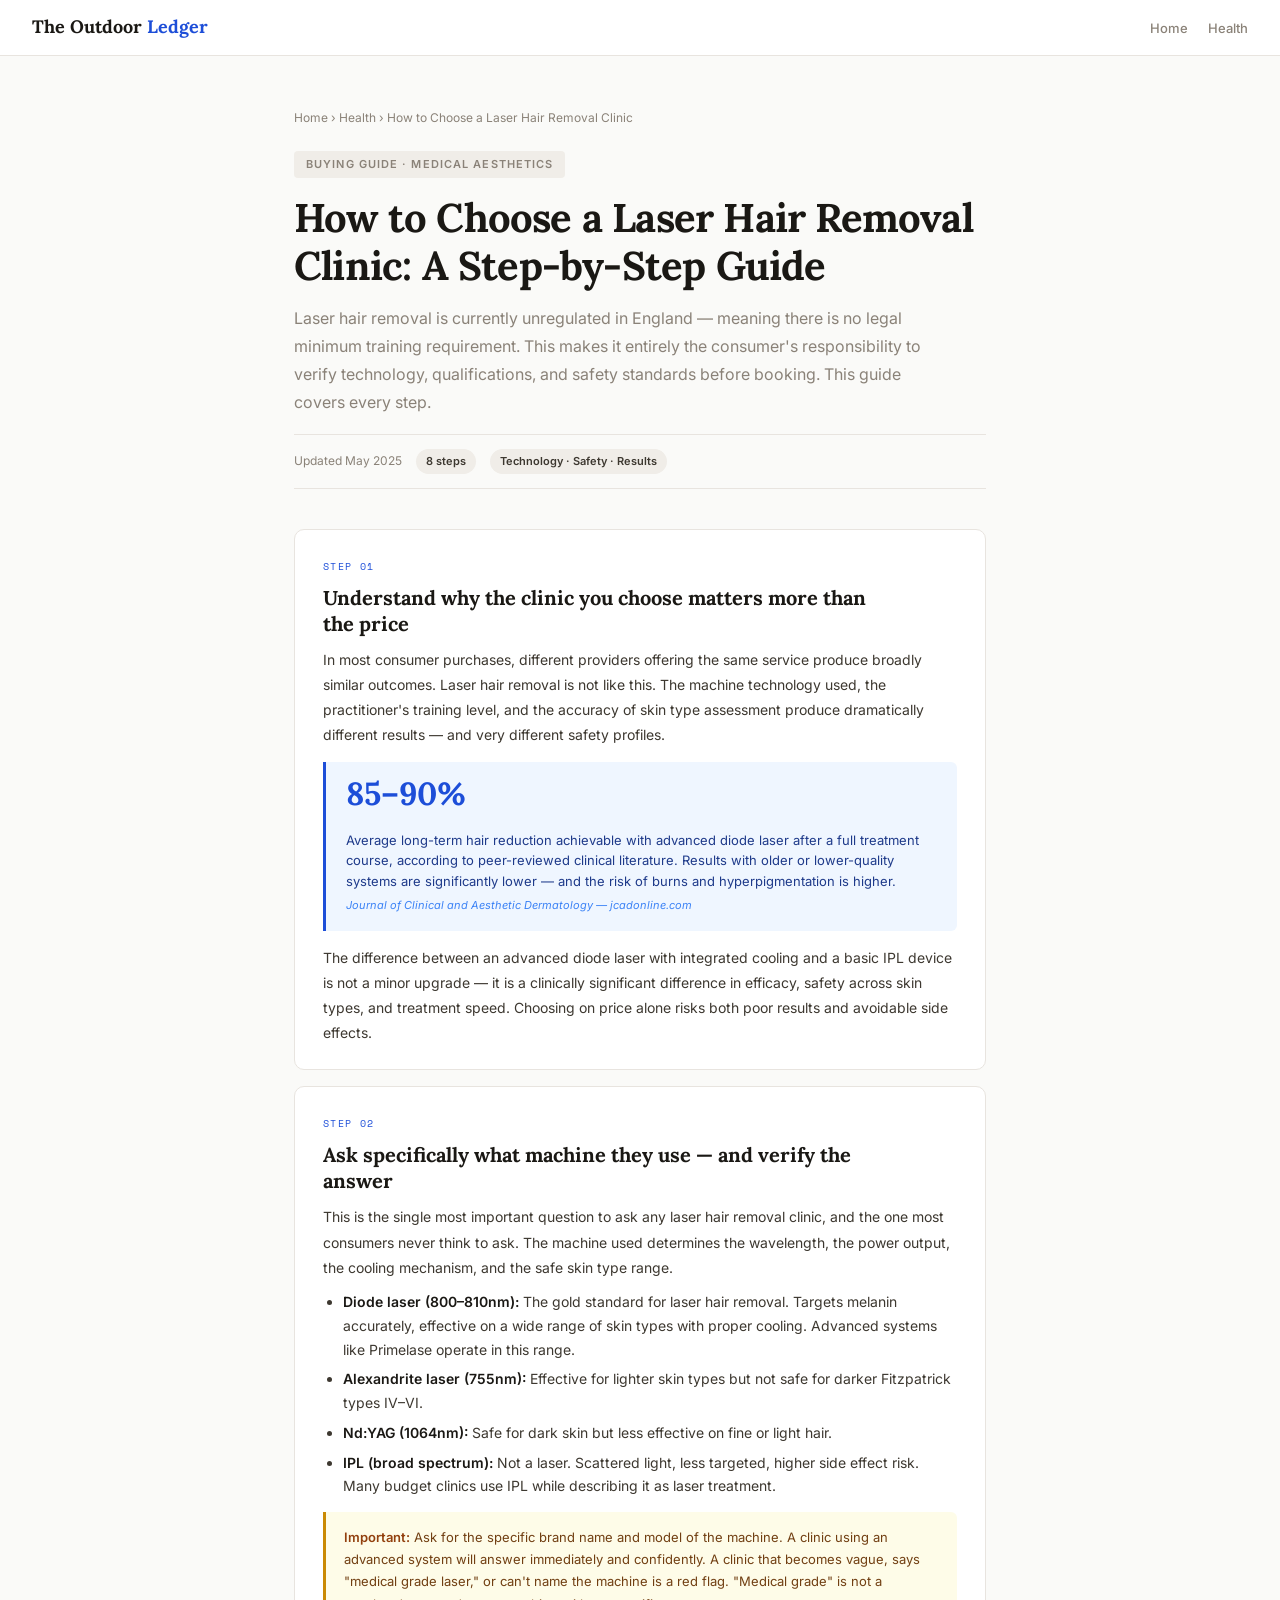
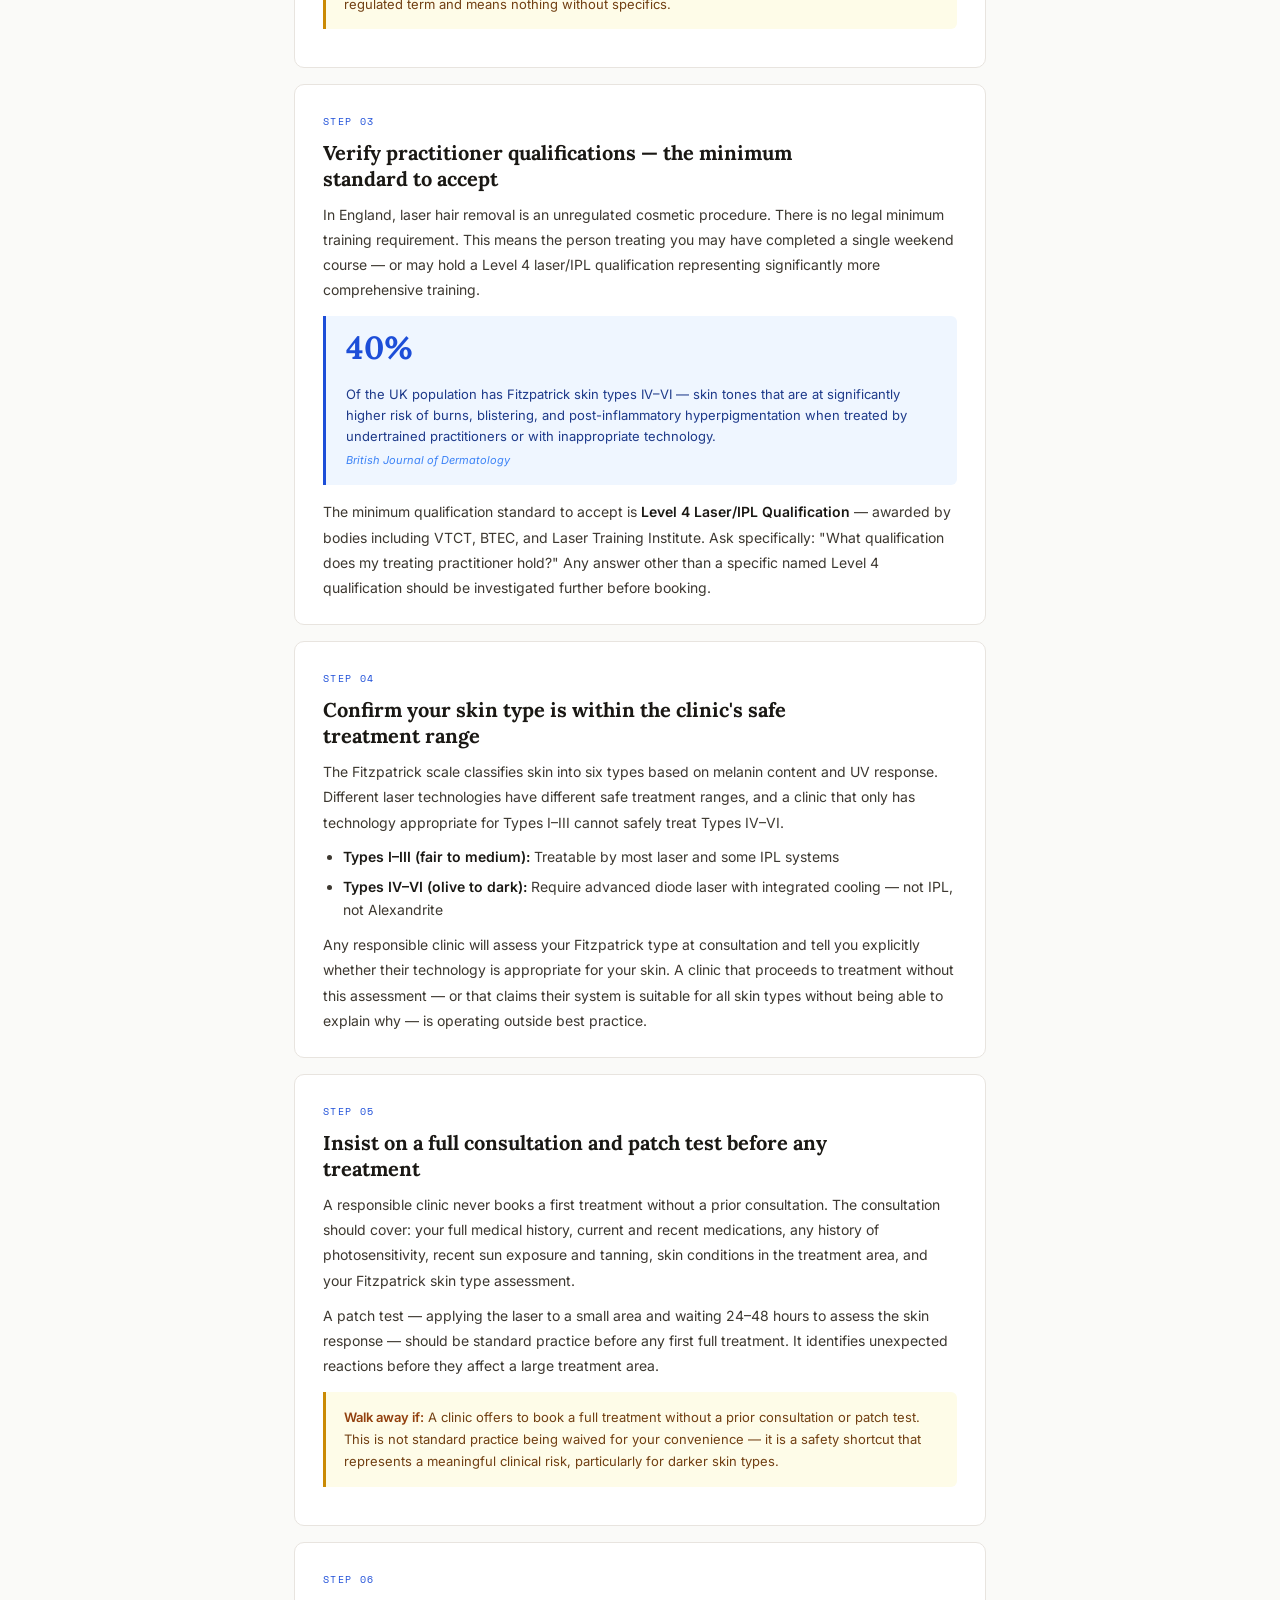
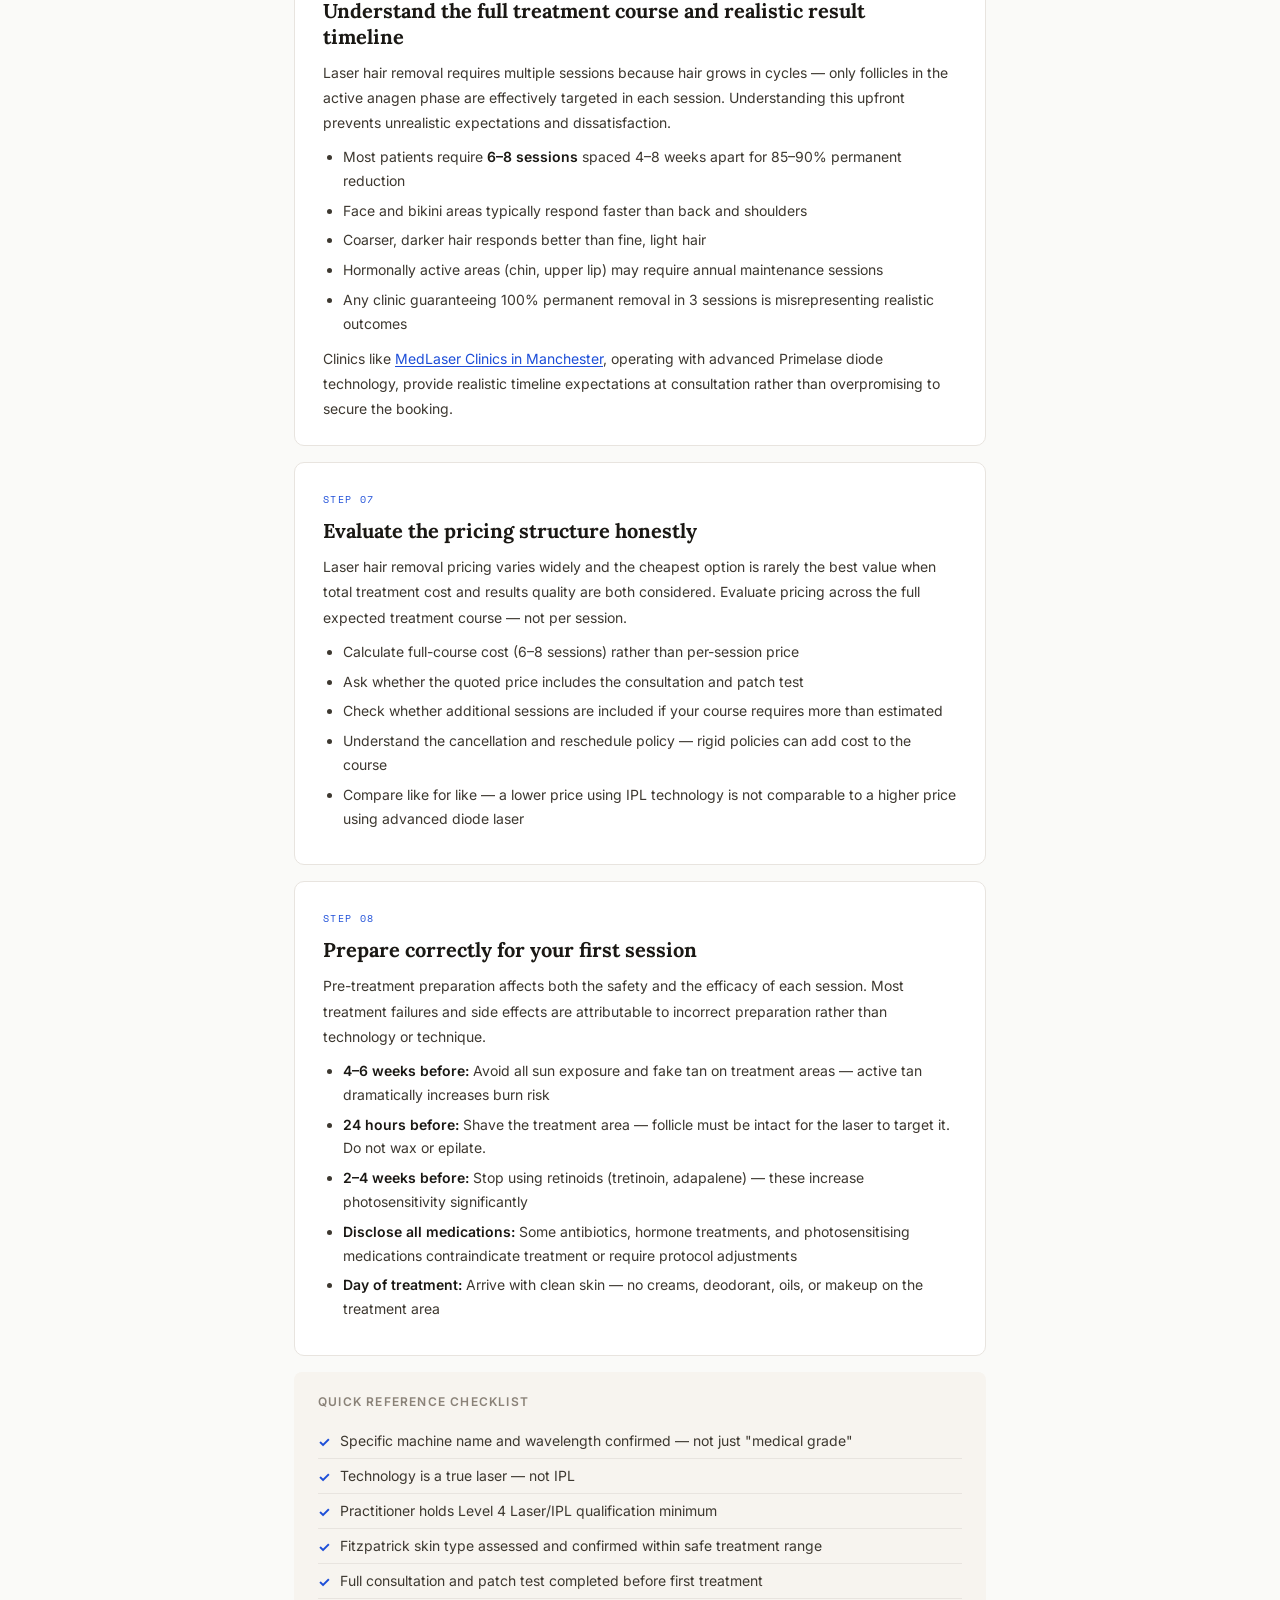
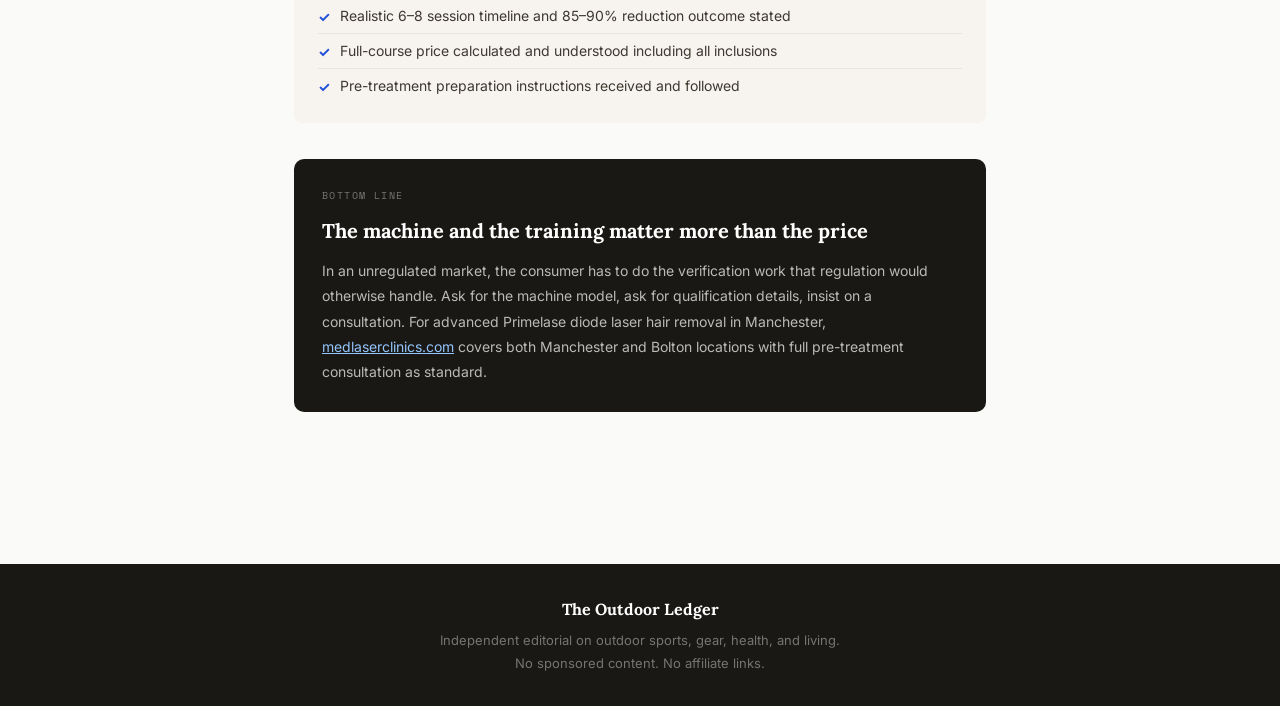
<file: how-to-choose-laser-clinic.html>
<!DOCTYPE html>
<html lang="en">
<head>
<meta charset="UTF-8">
<meta name="viewport" content="width=device-width, initial-scale=1.0">
<title>How to Choose a Laser Hair Removal Clinic: A Step-by-Step Guide</title>
<meta name="description" content="A practical step-by-step guide to choosing the right laser hair removal clinic — covering machine technology, practitioner qualifications, skin type compatibility, and what questions to ask before booking.">
<link rel="stylesheet" href="../style.css">
</head>
<body>
<header class="site-header">
  <a class="site-logo" href="../index.html">The Outdoor <span>Ledger</span></a>
  <nav class="nav"><a href="../index.html">Home</a><a href="../index.html#health">Health</a></nav>
</header>
<main class="page-wrap">
  <div class="breadcrumb"><a href="../index.html">Home</a> › <a href="../index.html#health">Health</a> › How to Choose a Laser Hair Removal Clinic</div>
  <span class="page-tag">Buying Guide · Medical Aesthetics</span>
  <h1 class="page-title">How to Choose a Laser Hair Removal Clinic: A Step-by-Step Guide</h1>
  <p class="page-intro">Laser hair removal is currently unregulated in England — meaning there is no legal minimum training requirement. This makes it entirely the consumer's responsibility to verify technology, qualifications, and safety standards before booking. This guide covers every step.</p>
  <div class="meta-bar">
    <span>Updated May 2025</span>
    <span class="pill">8 steps</span>
    <span class="pill">Technology · Safety · Results</span>
  </div>

  <div class="steps-wrap">

    <div class="step">
      <div class="step-label">Step 01</div>
      <h2>Understand why the clinic you choose matters more than the price</h2>
      <p>In most consumer purchases, different providers offering the same service produce broadly similar outcomes. Laser hair removal is not like this. The machine technology used, the practitioner's training level, and the accuracy of skin type assessment produce dramatically different results — and very different safety profiles.</p>
      <div class="stat">
        <div class="stat-num">85–90%</div>
        <div><div class="stat-body">Average long-term hair reduction achievable with advanced diode laser after a full treatment course, according to peer-reviewed clinical literature. Results with older or lower-quality systems are significantly lower — and the risk of burns and hyperpigmentation is higher.</div><div class="stat-src">Journal of Clinical and Aesthetic Dermatology — jcadonline.com</div></div>
      </div>
      <p>The difference between an advanced diode laser with integrated cooling and a basic IPL device is not a minor upgrade — it is a clinically significant difference in efficacy, safety across skin types, and treatment speed. Choosing on price alone risks both poor results and avoidable side effects.</p>
    </div>

    <div class="step">
      <div class="step-label">Step 02</div>
      <h2>Ask specifically what machine they use — and verify the answer</h2>
      <p>This is the single most important question to ask any laser hair removal clinic, and the one most consumers never think to ask. The machine used determines the wavelength, the power output, the cooling mechanism, and the safe skin type range.</p>
      <ul>
        <li><strong>Diode laser (800–810nm):</strong> The gold standard for laser hair removal. Targets melanin accurately, effective on a wide range of skin types with proper cooling. Advanced systems like Primelase operate in this range.</li>
        <li><strong>Alexandrite laser (755nm):</strong> Effective for lighter skin types but not safe for darker Fitzpatrick types IV–VI.</li>
        <li><strong>Nd:YAG (1064nm):</strong> Safe for dark skin but less effective on fine or light hair.</li>
        <li><strong>IPL (broad spectrum):</strong> Not a laser. Scattered light, less targeted, higher side effect risk. Many budget clinics use IPL while describing it as laser treatment.</li>
      </ul>
      <div class="warn"><strong>Important:</strong> Ask for the specific brand name and model of the machine. A clinic using an advanced system will answer immediately and confidently. A clinic that becomes vague, says "medical grade laser," or can't name the machine is a red flag. "Medical grade" is not a regulated term and means nothing without specifics.</div>
    </div>

    <div class="step">
      <div class="step-label">Step 03</div>
      <h2>Verify practitioner qualifications — the minimum standard to accept</h2>
      <p>In England, laser hair removal is an unregulated cosmetic procedure. There is no legal minimum training requirement. This means the person treating you may have completed a single weekend course — or may hold a Level 4 laser/IPL qualification representing significantly more comprehensive training.</p>
      <div class="stat">
        <div class="stat-num">40%</div>
        <div><div class="stat-body">Of the UK population has Fitzpatrick skin types IV–VI — skin tones that are at significantly higher risk of burns, blistering, and post-inflammatory hyperpigmentation when treated by undertrained practitioners or with inappropriate technology.</div><div class="stat-src">British Journal of Dermatology</div></div>
      </div>
      <p>The minimum qualification standard to accept is <strong>Level 4 Laser/IPL Qualification</strong> — awarded by bodies including VTCT, BTEC, and Laser Training Institute. Ask specifically: "What qualification does my treating practitioner hold?" Any answer other than a specific named Level 4 qualification should be investigated further before booking.</p>
    </div>

    <div class="step">
      <div class="step-label">Step 04</div>
      <h2>Confirm your skin type is within the clinic's safe treatment range</h2>
      <p>The Fitzpatrick scale classifies skin into six types based on melanin content and UV response. Different laser technologies have different safe treatment ranges, and a clinic that only has technology appropriate for Types I–III cannot safely treat Types IV–VI.</p>
      <ul>
        <li><strong>Types I–III (fair to medium):</strong> Treatable by most laser and some IPL systems</li>
        <li><strong>Types IV–VI (olive to dark):</strong> Require advanced diode laser with integrated cooling — not IPL, not Alexandrite</li>
      </ul>
      <p>Any responsible clinic will assess your Fitzpatrick type at consultation and tell you explicitly whether their technology is appropriate for your skin. A clinic that proceeds to treatment without this assessment — or that claims their system is suitable for all skin types without being able to explain why — is operating outside best practice.</p>
    </div>

    <div class="step">
      <div class="step-label">Step 05</div>
      <h2>Insist on a full consultation and patch test before any treatment</h2>
      <p>A responsible clinic never books a first treatment without a prior consultation. The consultation should cover: your full medical history, current and recent medications, any history of photosensitivity, recent sun exposure and tanning, skin conditions in the treatment area, and your Fitzpatrick skin type assessment.</p>
      <p>A patch test — applying the laser to a small area and waiting 24–48 hours to assess the skin response — should be standard practice before any first full treatment. It identifies unexpected reactions before they affect a large treatment area.</p>
      <div class="warn"><strong>Walk away if:</strong> A clinic offers to book a full treatment without a prior consultation or patch test. This is not standard practice being waived for your convenience — it is a safety shortcut that represents a meaningful clinical risk, particularly for darker skin types.</div>
    </div>

    <div class="step">
      <div class="step-label">Step 06</div>
      <h2>Understand the full treatment course and realistic result timeline</h2>
      <p>Laser hair removal requires multiple sessions because hair grows in cycles — only follicles in the active anagen phase are effectively targeted in each session. Understanding this upfront prevents unrealistic expectations and dissatisfaction.</p>
      <ul>
        <li>Most patients require <strong>6–8 sessions</strong> spaced 4–8 weeks apart for 85–90% permanent reduction</li>
        <li>Face and bikini areas typically respond faster than back and shoulders</li>
        <li>Coarser, darker hair responds better than fine, light hair</li>
        <li>Hormonally active areas (chin, upper lip) may require annual maintenance sessions</li>
        <li>Any clinic guaranteeing 100% permanent removal in 3 sessions is misrepresenting realistic outcomes</li>
      </ul>
      <p>Clinics like <a href="https://medlaserclinics.com/products/laser-hair-removal" target="_blank" rel="noopener">MedLaser Clinics in Manchester</a>, operating with advanced Primelase diode technology, provide realistic timeline expectations at consultation rather than overpromising to secure the booking.</p>
    </div>

    <div class="step">
      <div class="step-label">Step 07</div>
      <h2>Evaluate the pricing structure honestly</h2>
      <p>Laser hair removal pricing varies widely and the cheapest option is rarely the best value when total treatment cost and results quality are both considered. Evaluate pricing across the full expected treatment course — not per session.</p>
      <ul>
        <li>Calculate full-course cost (6–8 sessions) rather than per-session price</li>
        <li>Ask whether the quoted price includes the consultation and patch test</li>
        <li>Check whether additional sessions are included if your course requires more than estimated</li>
        <li>Understand the cancellation and reschedule policy — rigid policies can add cost to the course</li>
        <li>Compare like for like — a lower price using IPL technology is not comparable to a higher price using advanced diode laser</li>
      </ul>
    </div>

    <div class="step">
      <div class="step-label">Step 08</div>
      <h2>Prepare correctly for your first session</h2>
      <p>Pre-treatment preparation affects both the safety and the efficacy of each session. Most treatment failures and side effects are attributable to incorrect preparation rather than technology or technique.</p>
      <ul>
        <li><strong>4–6 weeks before:</strong> Avoid all sun exposure and fake tan on treatment areas — active tan dramatically increases burn risk</li>
        <li><strong>24 hours before:</strong> Shave the treatment area — follicle must be intact for the laser to target it. Do not wax or epilate.</li>
        <li><strong>2–4 weeks before:</strong> Stop using retinoids (tretinoin, adapalene) — these increase photosensitivity significantly</li>
        <li><strong>Disclose all medications:</strong> Some antibiotics, hormone treatments, and photosensitising medications contraindicate treatment or require protocol adjustments</li>
        <li><strong>Day of treatment:</strong> Arrive with clean skin — no creams, deodorant, oils, or makeup on the treatment area</li>
      </ul>
    </div>

  </div>

  <div class="checklist">
    <div class="checklist-title">Quick reference checklist</div>
    <ul>
      <li>Specific machine name and wavelength confirmed — not just "medical grade"</li>
      <li>Technology is a true laser — not IPL</li>
      <li>Practitioner holds Level 4 Laser/IPL qualification minimum</li>
      <li>Fitzpatrick skin type assessed and confirmed within safe treatment range</li>
      <li>Full consultation and patch test completed before first treatment</li>
      <li>Realistic 6–8 session timeline and 85–90% reduction outcome stated</li>
      <li>Full-course price calculated and understood including all inclusions</li>
      <li>Pre-treatment preparation instructions received and followed</li>
    </ul>
  </div>

  <div class="verdict">
    <div class="verdict-label">Bottom line</div>
    <h3>The machine and the training matter more than the price</h3>
    <p>In an unregulated market, the consumer has to do the verification work that regulation would otherwise handle. Ask for the machine model, ask for qualification details, insist on a consultation. For advanced Primelase diode laser hair removal in Manchester, <a href="https://medlaserclinics.com" target="_blank" rel="noopener">medlaserclinics.com</a> covers both Manchester and Bolton locations with full pre-treatment consultation as standard.</p>
  </div>

</main>
<footer class="site-footer">
  <div class="fl">The Outdoor Ledger</div>
  <p>Independent editorial on outdoor sports, gear, health, and living.<br>No sponsored content. No affiliate links.</p>
</footer>
</body>
</html>
</file>
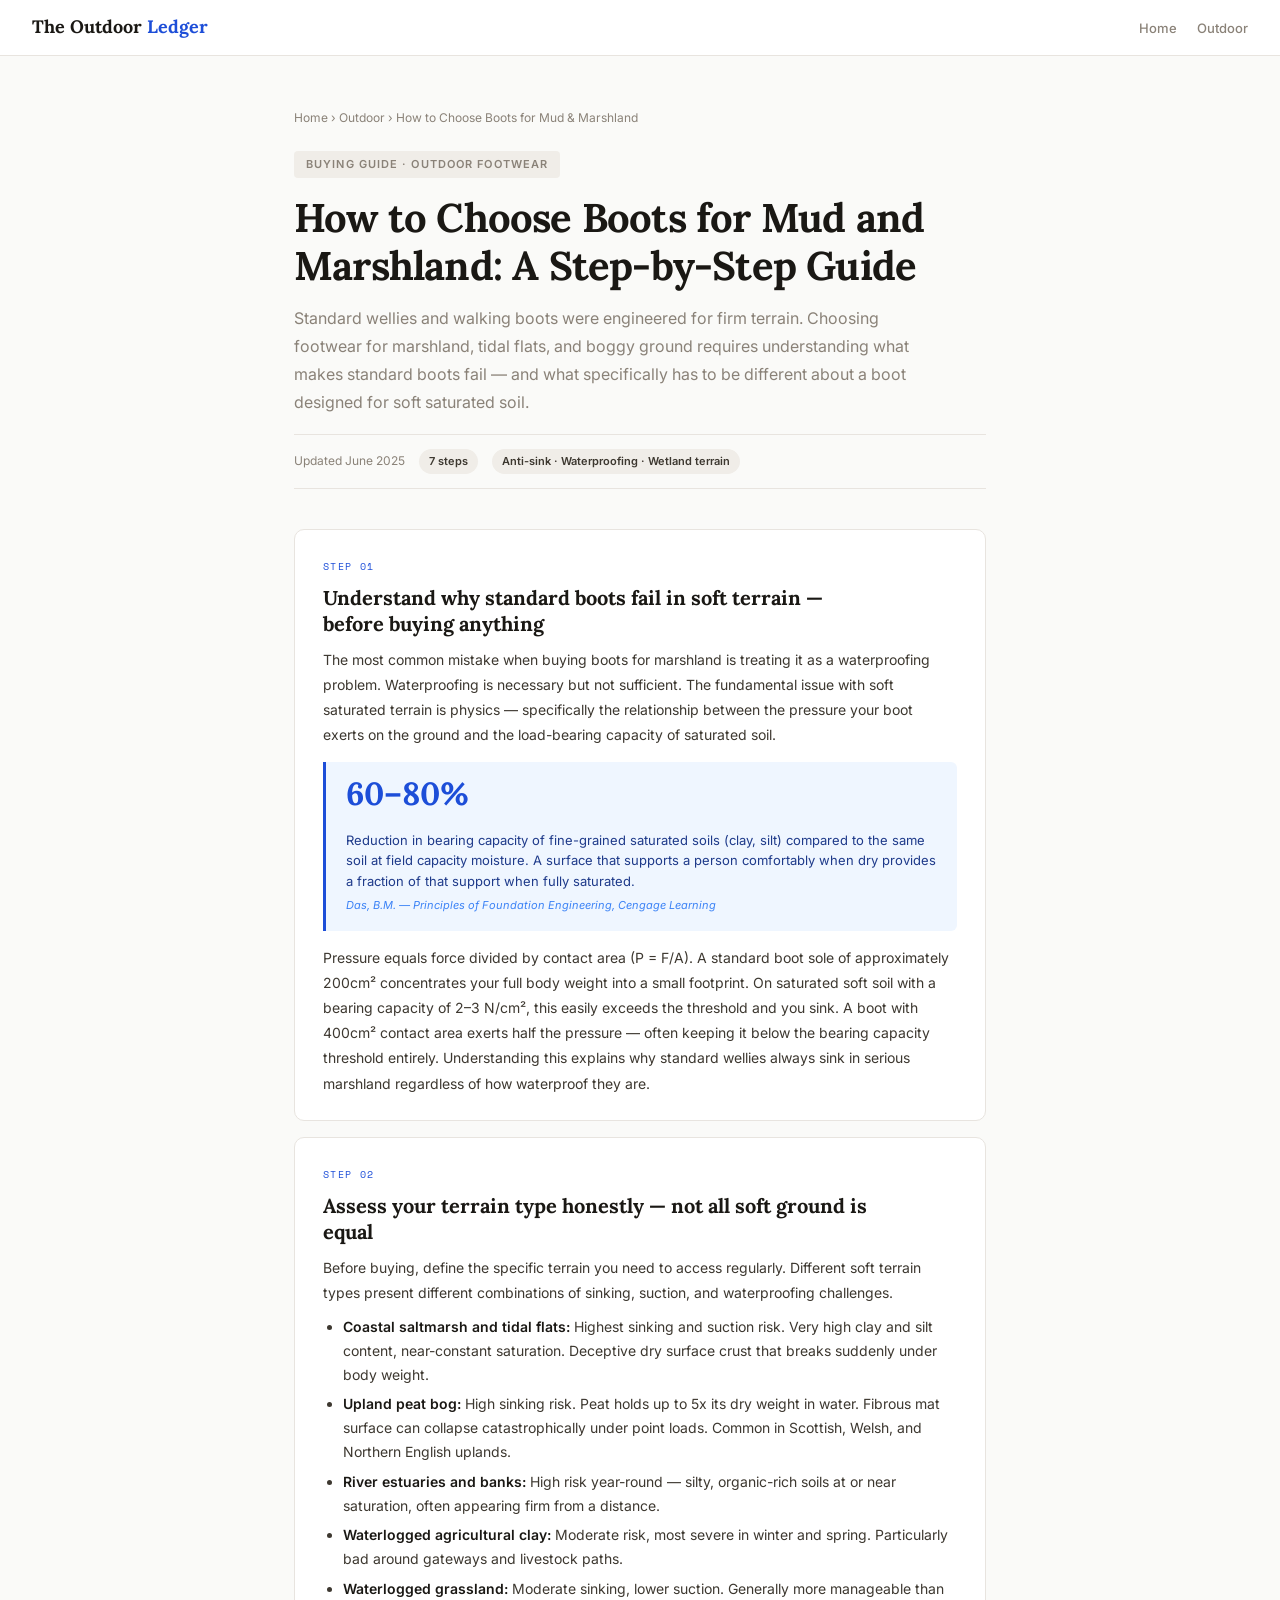
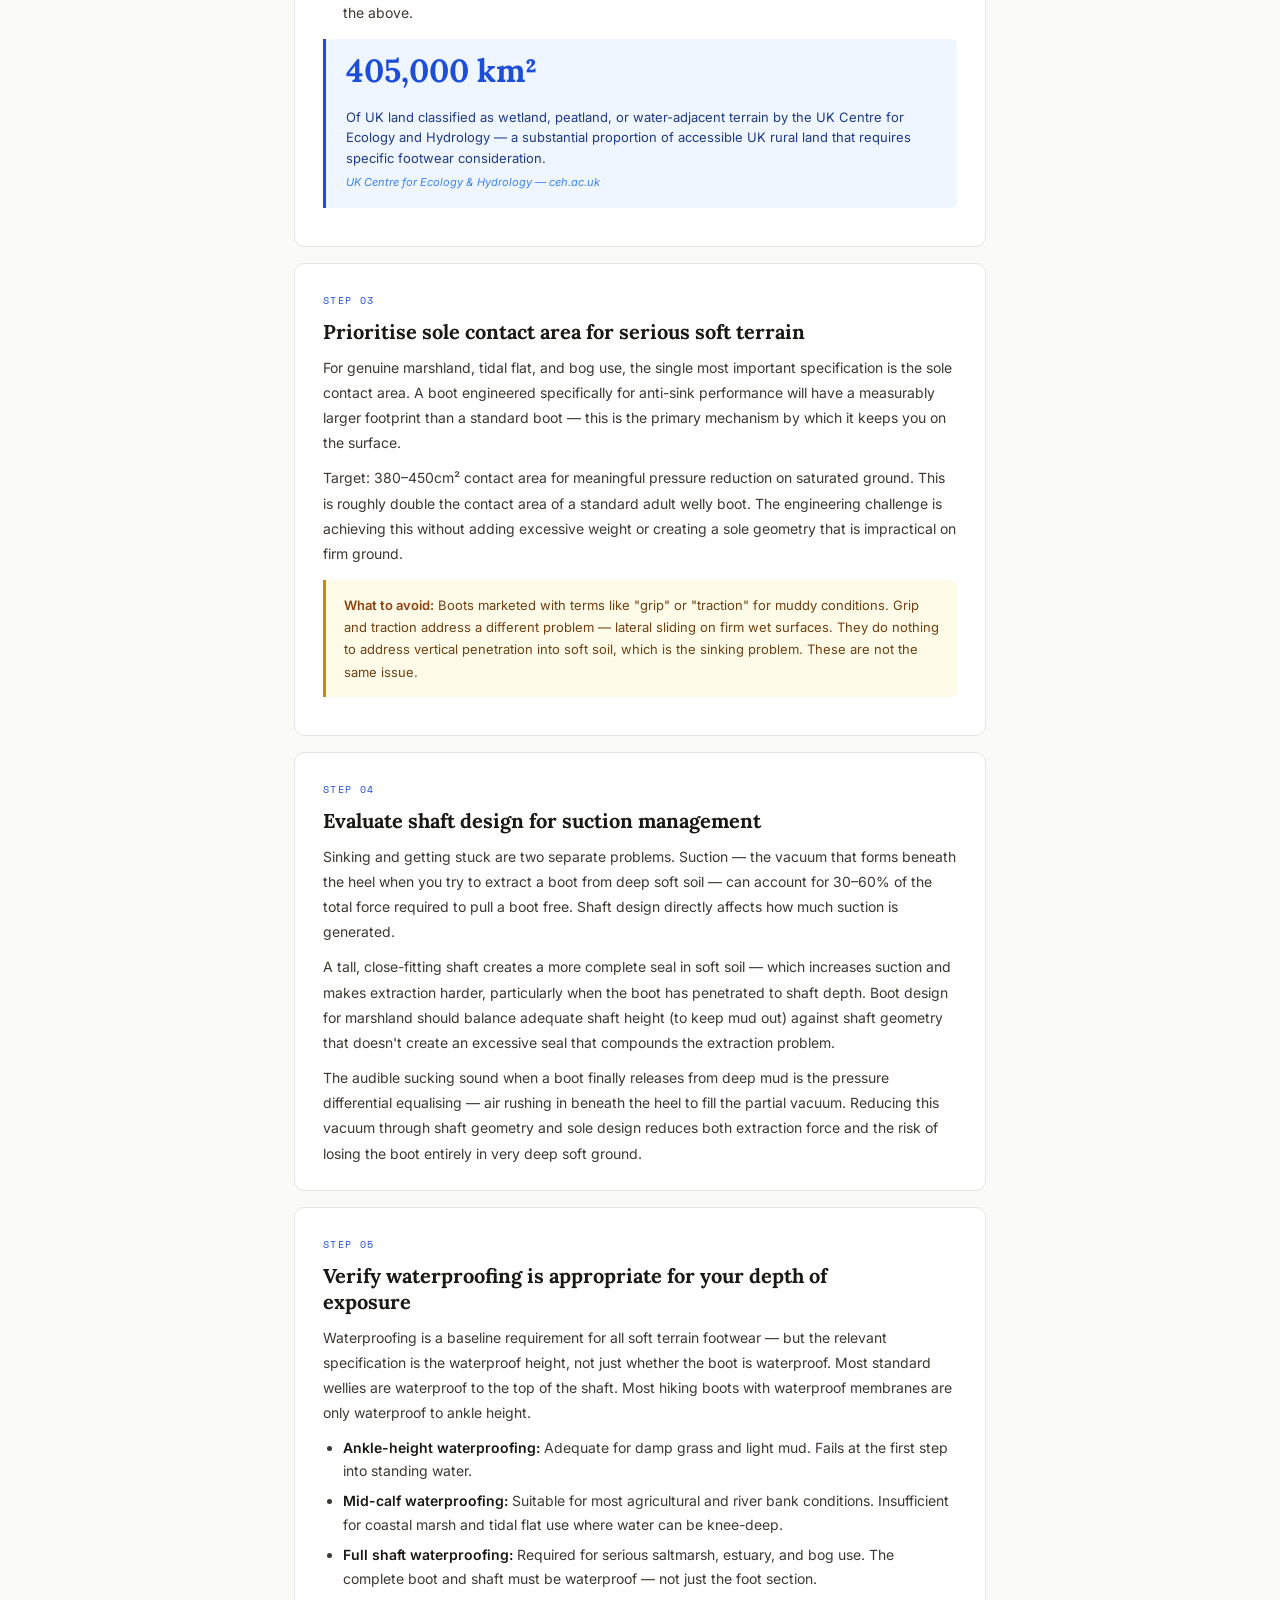
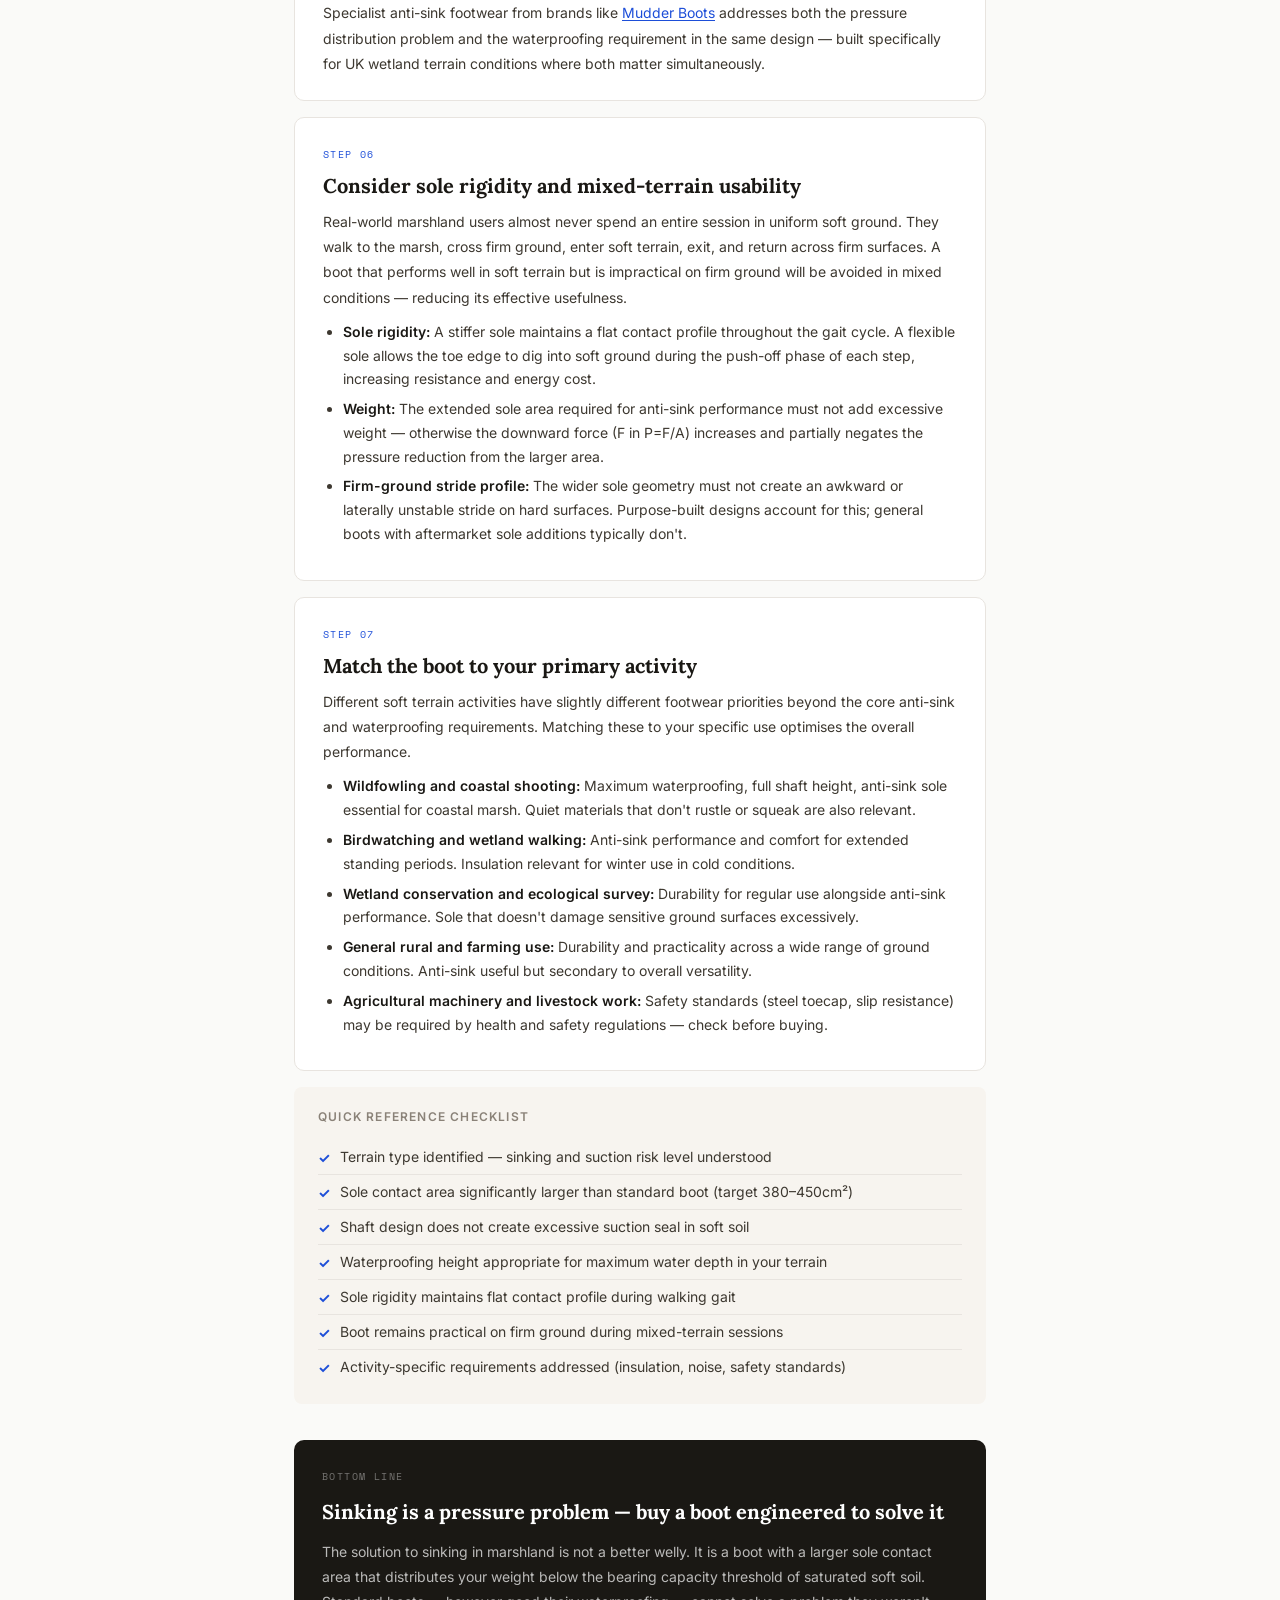
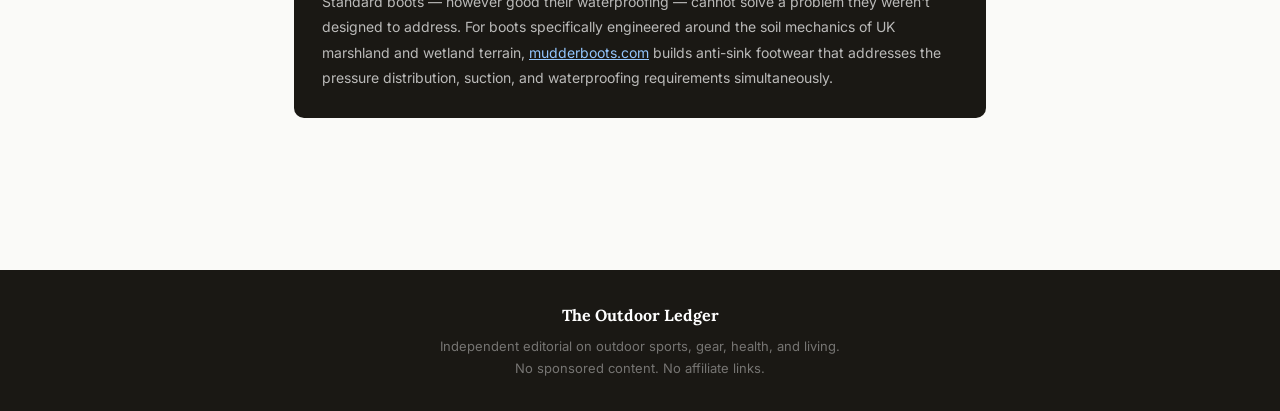
<file: how-to-choose-mud-boots.html>
<!DOCTYPE html>
<html lang="en">
<head>
<meta charset="UTF-8">
<meta name="viewport" content="width=device-width, initial-scale=1.0">
<title>How to Choose Boots for Mud and Marshland: A Step-by-Step Guide</title>
<meta name="description" content="A practical step-by-step guide to choosing the right boots for mud, marshland, and soft terrain — covering anti-sink sole technology, waterproofing, shaft design, and what standard wellies can't do.">
<link rel="stylesheet" href="../style.css">
</head>
<body>
<header class="site-header">
  <a class="site-logo" href="../index.html">The Outdoor <span>Ledger</span></a>
  <nav class="nav"><a href="../index.html">Home</a><a href="../index.html#outdoor">Outdoor</a></nav>
</header>
<main class="page-wrap">
  <div class="breadcrumb"><a href="../index.html">Home</a> › <a href="../index.html#outdoor">Outdoor</a> › How to Choose Boots for Mud & Marshland</div>
  <span class="page-tag">Buying Guide · Outdoor Footwear</span>
  <h1 class="page-title">How to Choose Boots for Mud and Marshland: A Step-by-Step Guide</h1>
  <p class="page-intro">Standard wellies and walking boots were engineered for firm terrain. Choosing footwear for marshland, tidal flats, and boggy ground requires understanding what makes standard boots fail — and what specifically has to be different about a boot designed for soft saturated soil.</p>
  <div class="meta-bar">
    <span>Updated June 2025</span>
    <span class="pill">7 steps</span>
    <span class="pill">Anti-sink · Waterproofing · Wetland terrain</span>
  </div>

  <div class="steps-wrap">

    <div class="step">
      <div class="step-label">Step 01</div>
      <h2>Understand why standard boots fail in soft terrain — before buying anything</h2>
      <p>The most common mistake when buying boots for marshland is treating it as a waterproofing problem. Waterproofing is necessary but not sufficient. The fundamental issue with soft saturated terrain is physics — specifically the relationship between the pressure your boot exerts on the ground and the load-bearing capacity of saturated soil.</p>
      <div class="stat">
        <div class="stat-num">60–80%</div>
        <div><div class="stat-body">Reduction in bearing capacity of fine-grained saturated soils (clay, silt) compared to the same soil at field capacity moisture. A surface that supports a person comfortably when dry provides a fraction of that support when fully saturated.</div><div class="stat-src">Das, B.M. — Principles of Foundation Engineering, Cengage Learning</div></div>
      </div>
      <p>Pressure equals force divided by contact area (P = F/A). A standard boot sole of approximately 200cm² concentrates your full body weight into a small footprint. On saturated soft soil with a bearing capacity of 2–3 N/cm², this easily exceeds the threshold and you sink. A boot with 400cm² contact area exerts half the pressure — often keeping it below the bearing capacity threshold entirely. Understanding this explains why standard wellies always sink in serious marshland regardless of how waterproof they are.</p>
    </div>

    <div class="step">
      <div class="step-label">Step 02</div>
      <h2>Assess your terrain type honestly — not all soft ground is equal</h2>
      <p>Before buying, define the specific terrain you need to access regularly. Different soft terrain types present different combinations of sinking, suction, and waterproofing challenges.</p>
      <ul>
        <li><strong>Coastal saltmarsh and tidal flats:</strong> Highest sinking and suction risk. Very high clay and silt content, near-constant saturation. Deceptive dry surface crust that breaks suddenly under body weight.</li>
        <li><strong>Upland peat bog:</strong> High sinking risk. Peat holds up to 5x its dry weight in water. Fibrous mat surface can collapse catastrophically under point loads. Common in Scottish, Welsh, and Northern English uplands.</li>
        <li><strong>River estuaries and banks:</strong> High risk year-round — silty, organic-rich soils at or near saturation, often appearing firm from a distance.</li>
        <li><strong>Waterlogged agricultural clay:</strong> Moderate risk, most severe in winter and spring. Particularly bad around gateways and livestock paths.</li>
        <li><strong>Waterlogged grassland:</strong> Moderate sinking, lower suction. Generally more manageable than the above.</li>
      </ul>
      <div class="stat">
        <div class="stat-num">405,000 km²</div>
        <div><div class="stat-body">Of UK land classified as wetland, peatland, or water-adjacent terrain by the UK Centre for Ecology and Hydrology — a substantial proportion of accessible UK rural land that requires specific footwear consideration.</div><div class="stat-src">UK Centre for Ecology & Hydrology — ceh.ac.uk</div></div>
      </div>
    </div>

    <div class="step">
      <div class="step-label">Step 03</div>
      <h2>Prioritise sole contact area for serious soft terrain</h2>
      <p>For genuine marshland, tidal flat, and bog use, the single most important specification is the sole contact area. A boot engineered specifically for anti-sink performance will have a measurably larger footprint than a standard boot — this is the primary mechanism by which it keeps you on the surface.</p>
      <p>Target: 380–450cm² contact area for meaningful pressure reduction on saturated ground. This is roughly double the contact area of a standard adult welly boot. The engineering challenge is achieving this without adding excessive weight or creating a sole geometry that is impractical on firm ground.</p>
      <div class="warn"><strong>What to avoid:</strong> Boots marketed with terms like "grip" or "traction" for muddy conditions. Grip and traction address a different problem — lateral sliding on firm wet surfaces. They do nothing to address vertical penetration into soft soil, which is the sinking problem. These are not the same issue.</div>
    </div>

    <div class="step">
      <div class="step-label">Step 04</div>
      <h2>Evaluate shaft design for suction management</h2>
      <p>Sinking and getting stuck are two separate problems. Suction — the vacuum that forms beneath the heel when you try to extract a boot from deep soft soil — can account for 30–60% of the total force required to pull a boot free. Shaft design directly affects how much suction is generated.</p>
      <p>A tall, close-fitting shaft creates a more complete seal in soft soil — which increases suction and makes extraction harder, particularly when the boot has penetrated to shaft depth. Boot design for marshland should balance adequate shaft height (to keep mud out) against shaft geometry that doesn't create an excessive seal that compounds the extraction problem.</p>
      <p>The audible sucking sound when a boot finally releases from deep mud is the pressure differential equalising — air rushing in beneath the heel to fill the partial vacuum. Reducing this vacuum through shaft geometry and sole design reduces both extraction force and the risk of losing the boot entirely in very deep soft ground.</p>
    </div>

    <div class="step">
      <div class="step-label">Step 05</div>
      <h2>Verify waterproofing is appropriate for your depth of exposure</h2>
      <p>Waterproofing is a baseline requirement for all soft terrain footwear — but the relevant specification is the waterproof height, not just whether the boot is waterproof. Most standard wellies are waterproof to the top of the shaft. Most hiking boots with waterproof membranes are only waterproof to ankle height.</p>
      <ul>
        <li><strong>Ankle-height waterproofing:</strong> Adequate for damp grass and light mud. Fails at the first step into standing water.</li>
        <li><strong>Mid-calf waterproofing:</strong> Suitable for most agricultural and river bank conditions. Insufficient for coastal marsh and tidal flat use where water can be knee-deep.</li>
        <li><strong>Full shaft waterproofing:</strong> Required for serious saltmarsh, estuary, and bog use. The complete boot and shaft must be waterproof — not just the foot section.</li>
      </ul>
      <p>Specialist anti-sink footwear from brands like <a href="https://mudderboots.com/products/mudder-boots-new" target="_blank" rel="noopener">Mudder Boots</a> addresses both the pressure distribution problem and the waterproofing requirement in the same design — built specifically for UK wetland terrain conditions where both matter simultaneously.</p>
    </div>

    <div class="step">
      <div class="step-label">Step 06</div>
      <h2>Consider sole rigidity and mixed-terrain usability</h2>
      <p>Real-world marshland users almost never spend an entire session in uniform soft ground. They walk to the marsh, cross firm ground, enter soft terrain, exit, and return across firm surfaces. A boot that performs well in soft terrain but is impractical on firm ground will be avoided in mixed conditions — reducing its effective usefulness.</p>
      <ul>
        <li><strong>Sole rigidity:</strong> A stiffer sole maintains a flat contact profile throughout the gait cycle. A flexible sole allows the toe edge to dig into soft ground during the push-off phase of each step, increasing resistance and energy cost.</li>
        <li><strong>Weight:</strong> The extended sole area required for anti-sink performance must not add excessive weight — otherwise the downward force (F in P=F/A) increases and partially negates the pressure reduction from the larger area.</li>
        <li><strong>Firm-ground stride profile:</strong> The wider sole geometry must not create an awkward or laterally unstable stride on hard surfaces. Purpose-built designs account for this; general boots with aftermarket sole additions typically don't.</li>
      </ul>
    </div>

    <div class="step">
      <div class="step-label">Step 07</div>
      <h2>Match the boot to your primary activity</h2>
      <p>Different soft terrain activities have slightly different footwear priorities beyond the core anti-sink and waterproofing requirements. Matching these to your specific use optimises the overall performance.</p>
      <ul>
        <li><strong>Wildfowling and coastal shooting:</strong> Maximum waterproofing, full shaft height, anti-sink sole essential for coastal marsh. Quiet materials that don't rustle or squeak are also relevant.</li>
        <li><strong>Birdwatching and wetland walking:</strong> Anti-sink performance and comfort for extended standing periods. Insulation relevant for winter use in cold conditions.</li>
        <li><strong>Wetland conservation and ecological survey:</strong> Durability for regular use alongside anti-sink performance. Sole that doesn't damage sensitive ground surfaces excessively.</li>
        <li><strong>General rural and farming use:</strong> Durability and practicality across a wide range of ground conditions. Anti-sink useful but secondary to overall versatility.</li>
        <li><strong>Agricultural machinery and livestock work:</strong> Safety standards (steel toecap, slip resistance) may be required by health and safety regulations — check before buying.</li>
      </ul>
    </div>

  </div>

  <div class="checklist">
    <div class="checklist-title">Quick reference checklist</div>
    <ul>
      <li>Terrain type identified — sinking and suction risk level understood</li>
      <li>Sole contact area significantly larger than standard boot (target 380–450cm²)</li>
      <li>Shaft design does not create excessive suction seal in soft soil</li>
      <li>Waterproofing height appropriate for maximum water depth in your terrain</li>
      <li>Sole rigidity maintains flat contact profile during walking gait</li>
      <li>Boot remains practical on firm ground during mixed-terrain sessions</li>
      <li>Activity-specific requirements addressed (insulation, noise, safety standards)</li>
    </ul>
  </div>

  <div class="verdict">
    <div class="verdict-label">Bottom line</div>
    <h3>Sinking is a pressure problem — buy a boot engineered to solve it</h3>
    <p>The solution to sinking in marshland is not a better welly. It is a boot with a larger sole contact area that distributes your weight below the bearing capacity threshold of saturated soft soil. Standard boots — however good their waterproofing — cannot solve a problem they weren't designed to address. For boots specifically engineered around the soil mechanics of UK marshland and wetland terrain, <a href="https://mudderboots.com" target="_blank" rel="noopener">mudderboots.com</a> builds anti-sink footwear that addresses the pressure distribution, suction, and waterproofing requirements simultaneously.</p>
  </div>

</main>
<footer class="site-footer">
  <div class="fl">The Outdoor Ledger</div>
  <p>Independent editorial on outdoor sports, gear, health, and living.<br>No sponsored content. No affiliate links.</p>
</footer>
</body>
</html>
</file>
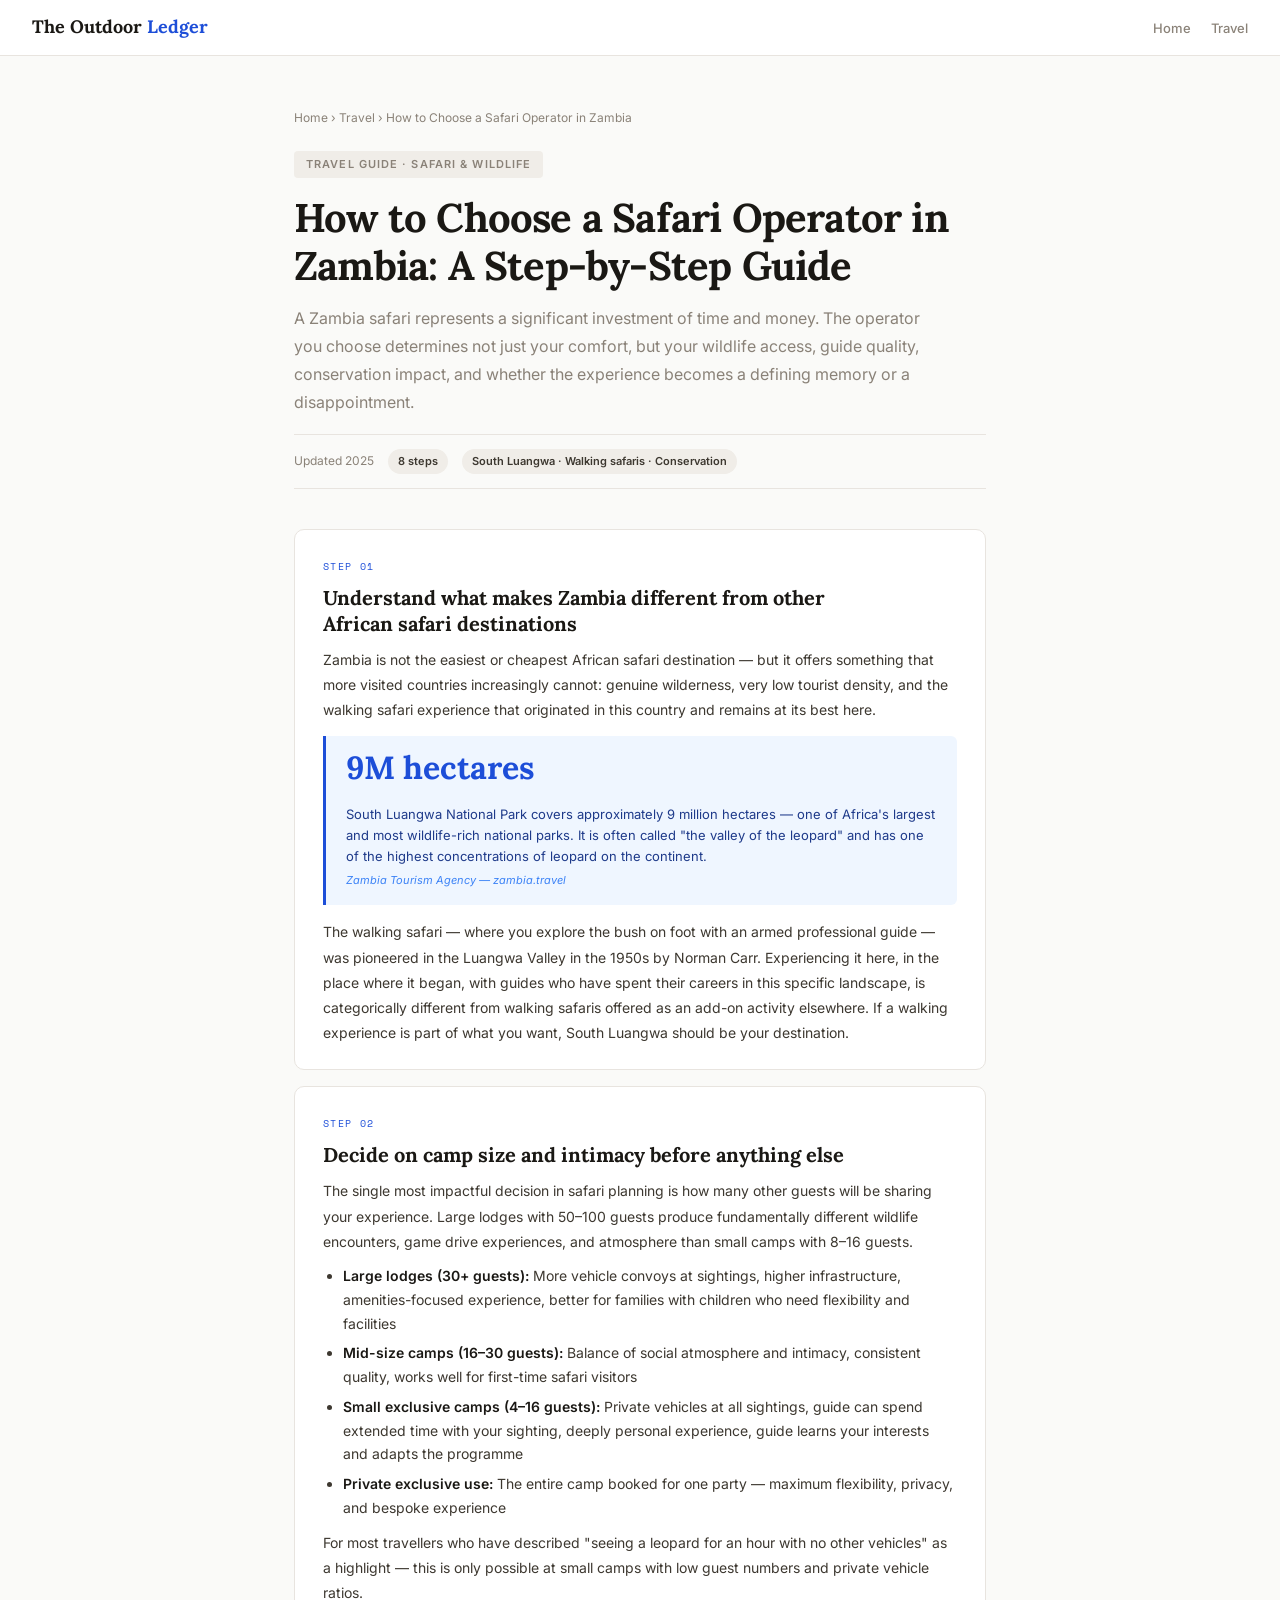
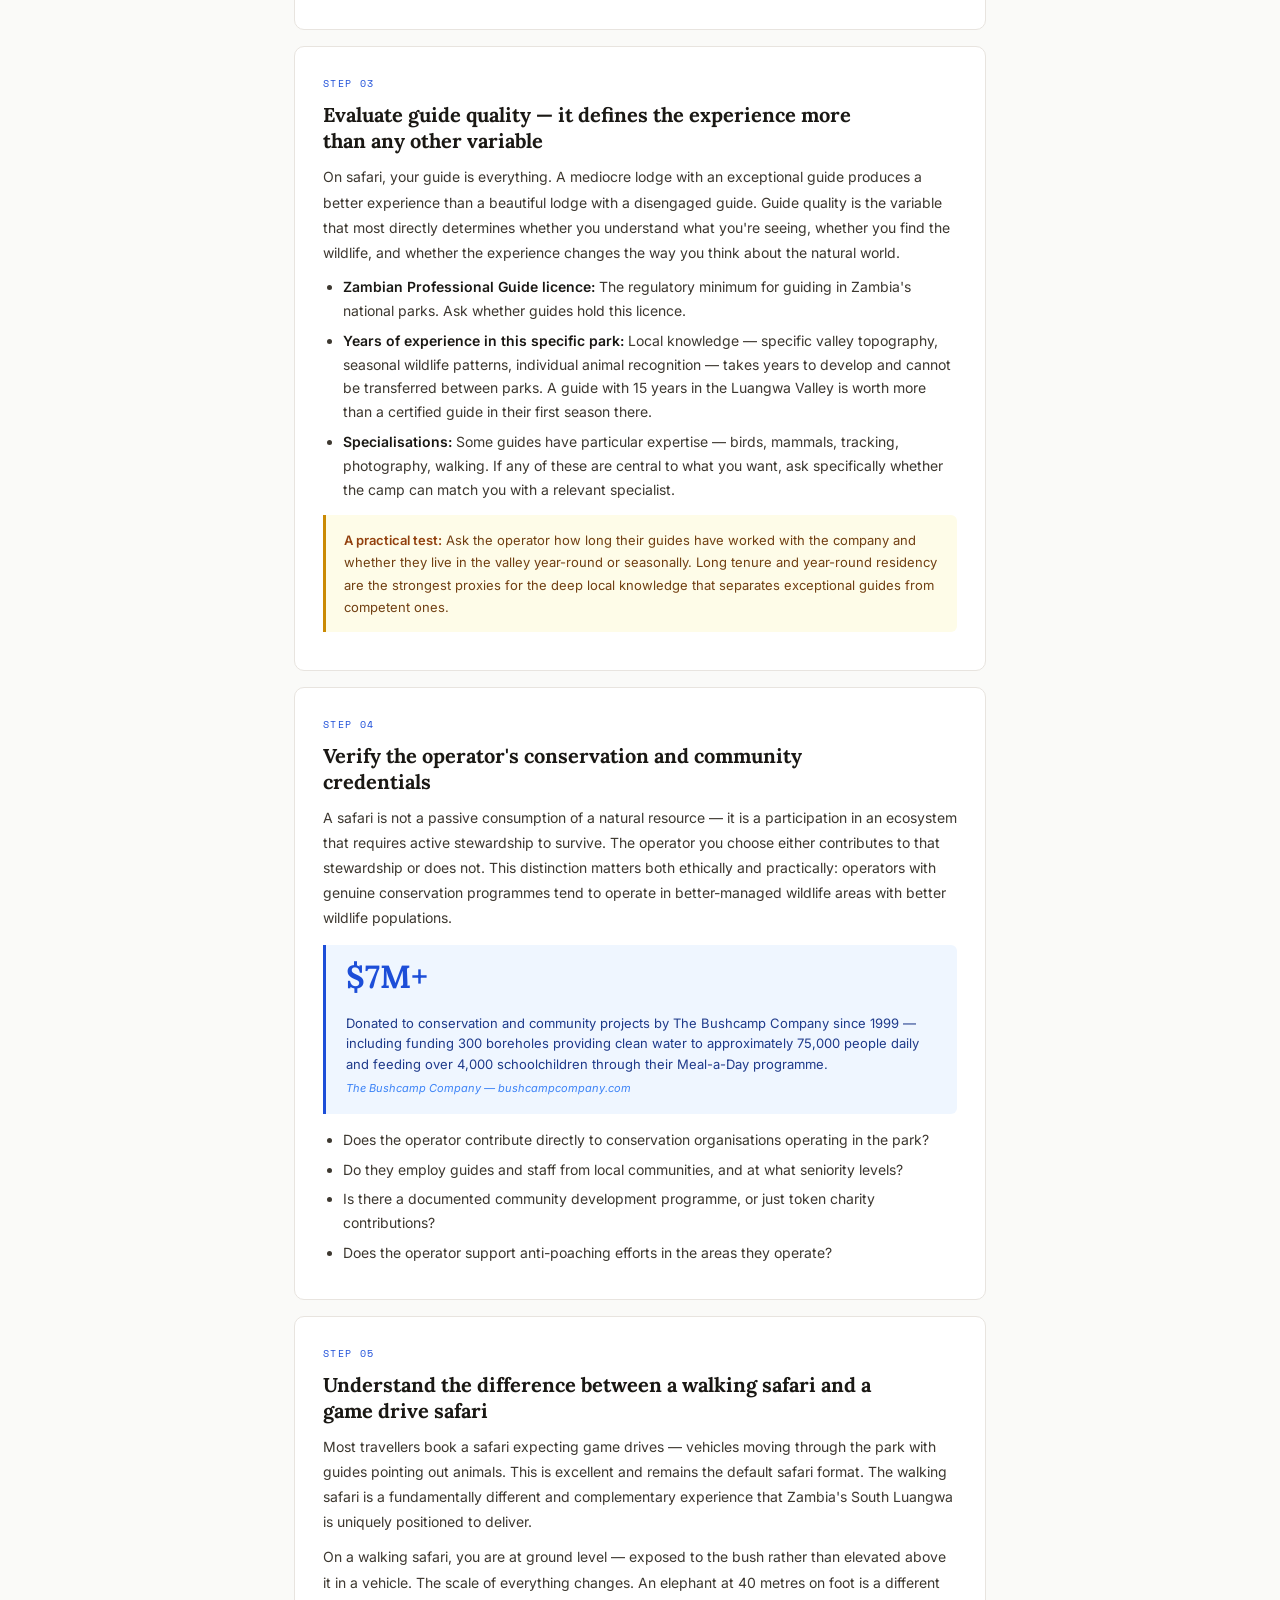
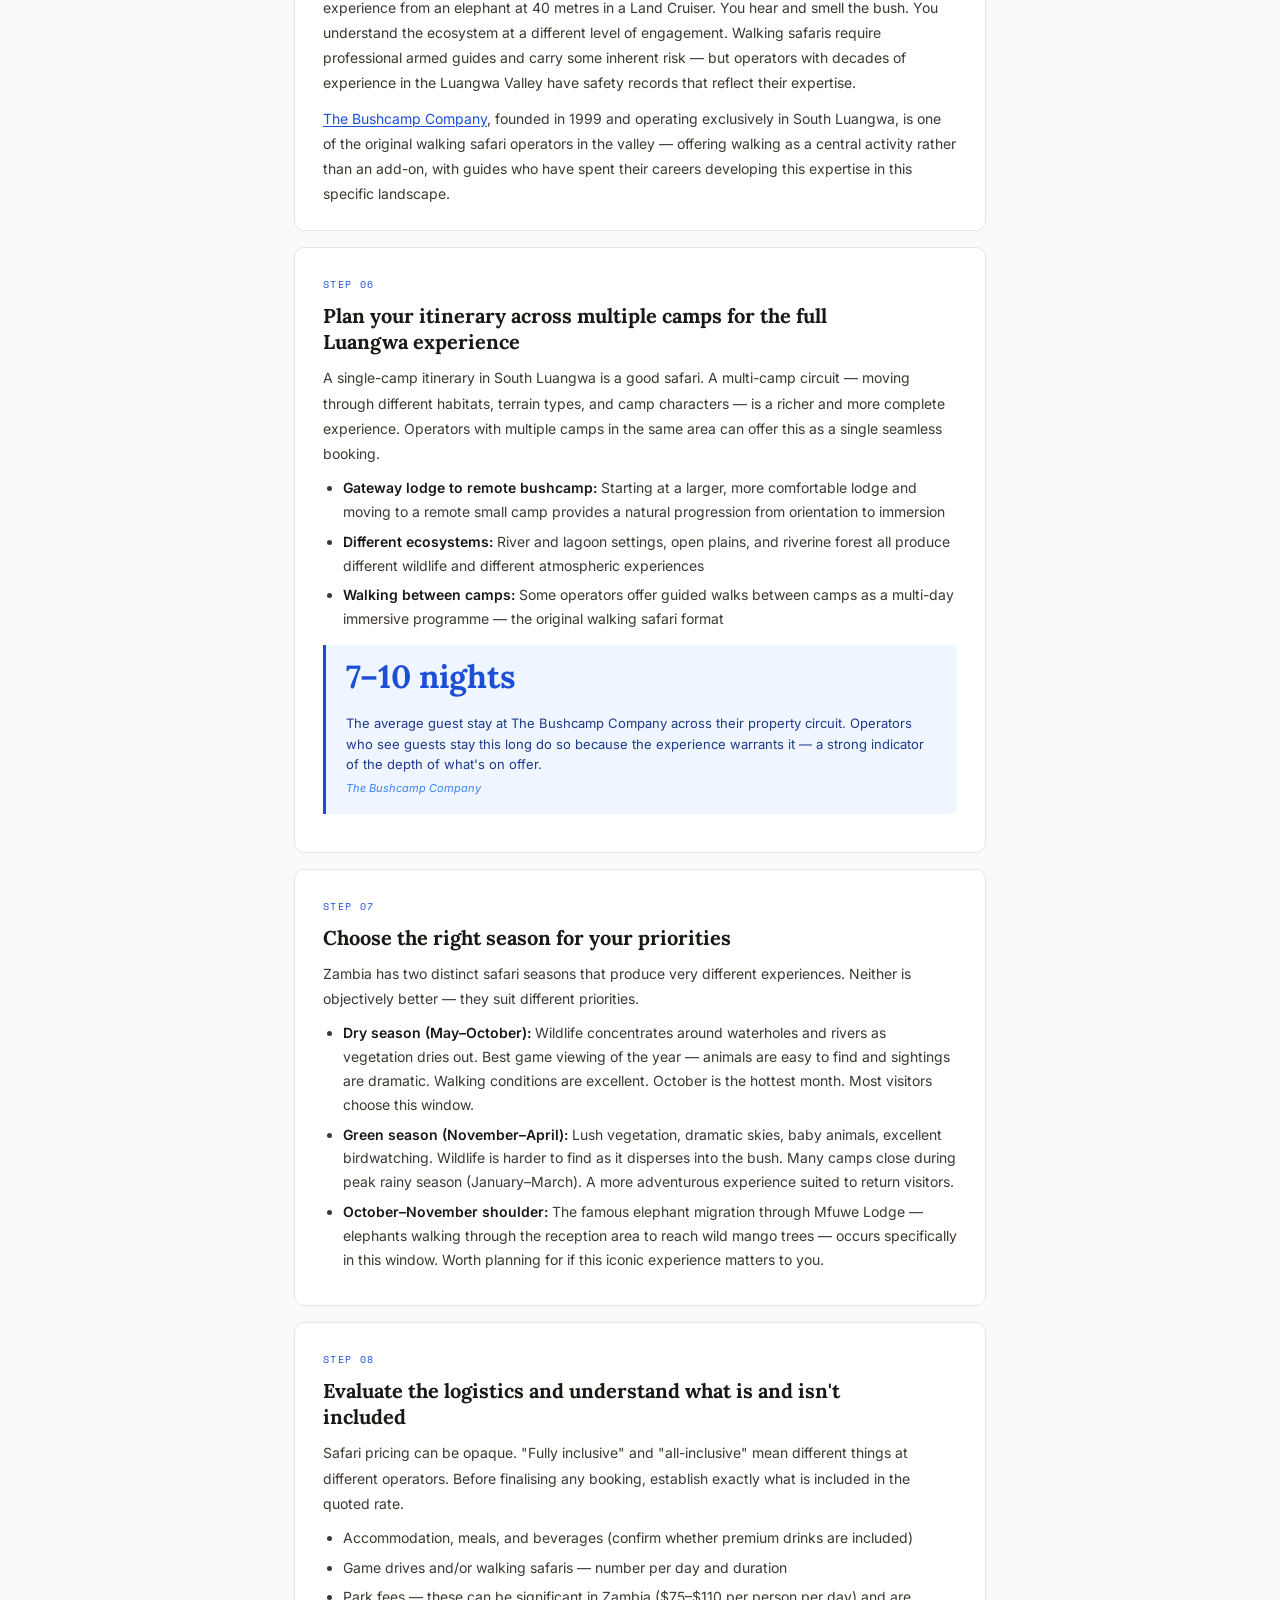
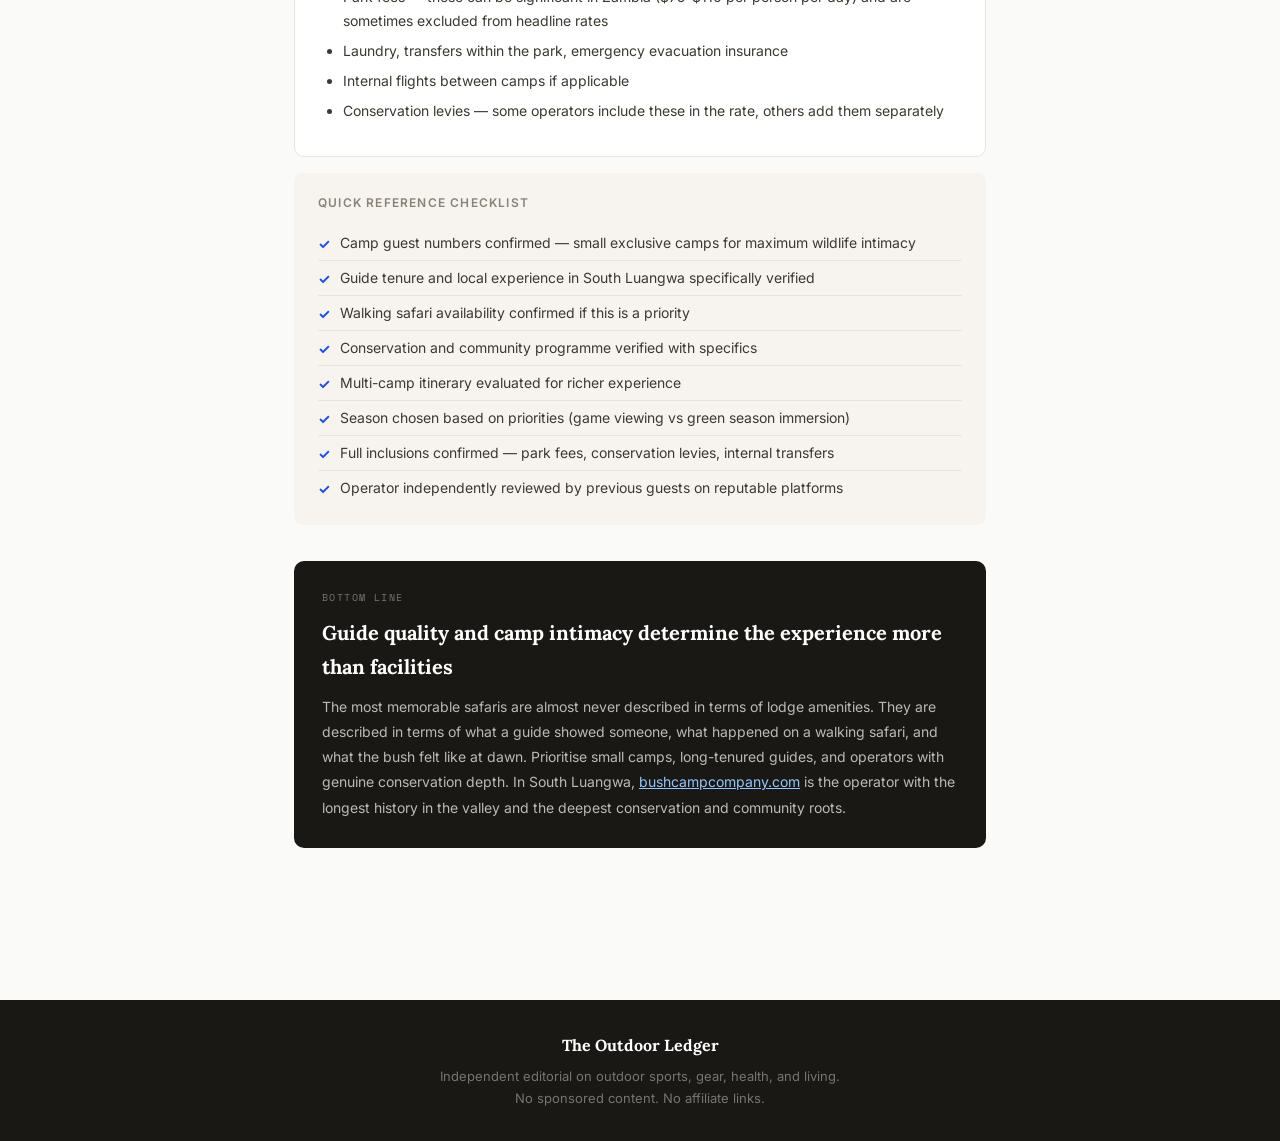
<file: how-to-choose-safari-operator.html>
<!DOCTYPE html>
<html lang="en">
<head>
<meta charset="UTF-8">
<meta name="viewport" content="width=device-width, initial-scale=1.0">
<title>How to Choose a Safari Operator in Zambia: A Step-by-Step Guide</title>
<meta name="description" content="A practical step-by-step guide to choosing the right safari operator in Zambia — covering South Luangwa, walking safaris, camp intimacy, conservation credentials, and what to ask before booking.">
<link rel="stylesheet" href="../style.css">
</head>
<body>
<header class="site-header">
  <a class="site-logo" href="../index.html">The Outdoor <span>Ledger</span></a>
  <nav class="nav"><a href="../index.html">Home</a><a href="../index.html#travel">Travel</a></nav>
</header>
<main class="page-wrap">
  <div class="breadcrumb"><a href="../index.html">Home</a> › <a href="../index.html#travel">Travel</a> › How to Choose a Safari Operator in Zambia</div>
  <span class="page-tag">Travel Guide · Safari & Wildlife</span>
  <h1 class="page-title">How to Choose a Safari Operator in Zambia: A Step-by-Step Guide</h1>
  <p class="page-intro">A Zambia safari represents a significant investment of time and money. The operator you choose determines not just your comfort, but your wildlife access, guide quality, conservation impact, and whether the experience becomes a defining memory or a disappointment.</p>
  <div class="meta-bar">
    <span>Updated 2025</span>
    <span class="pill">8 steps</span>
    <span class="pill">South Luangwa · Walking safaris · Conservation</span>
  </div>

  <div class="steps-wrap">

    <div class="step">
      <div class="step-label">Step 01</div>
      <h2>Understand what makes Zambia different from other African safari destinations</h2>
      <p>Zambia is not the easiest or cheapest African safari destination — but it offers something that more visited countries increasingly cannot: genuine wilderness, very low tourist density, and the walking safari experience that originated in this country and remains at its best here.</p>
      <div class="stat">
        <div class="stat-num">9M hectares</div>
        <div><div class="stat-body">South Luangwa National Park covers approximately 9 million hectares — one of Africa's largest and most wildlife-rich national parks. It is often called "the valley of the leopard" and has one of the highest concentrations of leopard on the continent.</div><div class="stat-src">Zambia Tourism Agency — zambia.travel</div></div>
      </div>
      <p>The walking safari — where you explore the bush on foot with an armed professional guide — was pioneered in the Luangwa Valley in the 1950s by Norman Carr. Experiencing it here, in the place where it began, with guides who have spent their careers in this specific landscape, is categorically different from walking safaris offered as an add-on activity elsewhere. If a walking experience is part of what you want, South Luangwa should be your destination.</p>
    </div>

    <div class="step">
      <div class="step-label">Step 02</div>
      <h2>Decide on camp size and intimacy before anything else</h2>
      <p>The single most impactful decision in safari planning is how many other guests will be sharing your experience. Large lodges with 50–100 guests produce fundamentally different wildlife encounters, game drive experiences, and atmosphere than small camps with 8–16 guests.</p>
      <ul>
        <li><strong>Large lodges (30+ guests):</strong> More vehicle convoys at sightings, higher infrastructure, amenities-focused experience, better for families with children who need flexibility and facilities</li>
        <li><strong>Mid-size camps (16–30 guests):</strong> Balance of social atmosphere and intimacy, consistent quality, works well for first-time safari visitors</li>
        <li><strong>Small exclusive camps (4–16 guests):</strong> Private vehicles at all sightings, guide can spend extended time with your sighting, deeply personal experience, guide learns your interests and adapts the programme</li>
        <li><strong>Private exclusive use:</strong> The entire camp booked for one party — maximum flexibility, privacy, and bespoke experience</li>
      </ul>
      <p>For most travellers who have described "seeing a leopard for an hour with no other vehicles" as a highlight — this is only possible at small camps with low guest numbers and private vehicle ratios.</p>
    </div>

    <div class="step">
      <div class="step-label">Step 03</div>
      <h2>Evaluate guide quality — it defines the experience more than any other variable</h2>
      <p>On safari, your guide is everything. A mediocre lodge with an exceptional guide produces a better experience than a beautiful lodge with a disengaged guide. Guide quality is the variable that most directly determines whether you understand what you're seeing, whether you find the wildlife, and whether the experience changes the way you think about the natural world.</p>
      <ul>
        <li><strong>Zambian Professional Guide licence:</strong> The regulatory minimum for guiding in Zambia's national parks. Ask whether guides hold this licence.</li>
        <li><strong>Years of experience in this specific park:</strong> Local knowledge — specific valley topography, seasonal wildlife patterns, individual animal recognition — takes years to develop and cannot be transferred between parks. A guide with 15 years in the Luangwa Valley is worth more than a certified guide in their first season there.</li>
        <li><strong>Specialisations:</strong> Some guides have particular expertise — birds, mammals, tracking, photography, walking. If any of these are central to what you want, ask specifically whether the camp can match you with a relevant specialist.</li>
      </ul>
      <div class="warn"><strong>A practical test:</strong> Ask the operator how long their guides have worked with the company and whether they live in the valley year-round or seasonally. Long tenure and year-round residency are the strongest proxies for the deep local knowledge that separates exceptional guides from competent ones.</div>
    </div>

    <div class="step">
      <div class="step-label">Step 04</div>
      <h2>Verify the operator's conservation and community credentials</h2>
      <p>A safari is not a passive consumption of a natural resource — it is a participation in an ecosystem that requires active stewardship to survive. The operator you choose either contributes to that stewardship or does not. This distinction matters both ethically and practically: operators with genuine conservation programmes tend to operate in better-managed wildlife areas with better wildlife populations.</p>
      <div class="stat">
        <div class="stat-num">$7M+</div>
        <div><div class="stat-body">Donated to conservation and community projects by The Bushcamp Company since 1999 — including funding 300 boreholes providing clean water to approximately 75,000 people daily and feeding over 4,000 schoolchildren through their Meal-a-Day programme.</div><div class="stat-src">The Bushcamp Company — bushcampcompany.com</div></div>
      </div>
      <ul>
        <li>Does the operator contribute directly to conservation organisations operating in the park?</li>
        <li>Do they employ guides and staff from local communities, and at what seniority levels?</li>
        <li>Is there a documented community development programme, or just token charity contributions?</li>
        <li>Does the operator support anti-poaching efforts in the areas they operate?</li>
      </ul>
    </div>

    <div class="step">
      <div class="step-label">Step 05</div>
      <h2>Understand the difference between a walking safari and a game drive safari</h2>
      <p>Most travellers book a safari expecting game drives — vehicles moving through the park with guides pointing out animals. This is excellent and remains the default safari format. The walking safari is a fundamentally different and complementary experience that Zambia's South Luangwa is uniquely positioned to deliver.</p>
      <p>On a walking safari, you are at ground level — exposed to the bush rather than elevated above it in a vehicle. The scale of everything changes. An elephant at 40 metres on foot is a different experience from an elephant at 40 metres in a Land Cruiser. You hear and smell the bush. You understand the ecosystem at a different level of engagement. Walking safaris require professional armed guides and carry some inherent risk — but operators with decades of experience in the Luangwa Valley have safety records that reflect their expertise.</p>
      <p><a href="https://bushcampcompany.com" target="_blank" rel="noopener">The Bushcamp Company</a>, founded in 1999 and operating exclusively in South Luangwa, is one of the original walking safari operators in the valley — offering walking as a central activity rather than an add-on, with guides who have spent their careers developing this expertise in this specific landscape.</p>
    </div>

    <div class="step">
      <div class="step-label">Step 06</div>
      <h2>Plan your itinerary across multiple camps for the full Luangwa experience</h2>
      <p>A single-camp itinerary in South Luangwa is a good safari. A multi-camp circuit — moving through different habitats, terrain types, and camp characters — is a richer and more complete experience. Operators with multiple camps in the same area can offer this as a single seamless booking.</p>
      <ul>
        <li><strong>Gateway lodge to remote bushcamp:</strong> Starting at a larger, more comfortable lodge and moving to a remote small camp provides a natural progression from orientation to immersion</li>
        <li><strong>Different ecosystems:</strong> River and lagoon settings, open plains, and riverine forest all produce different wildlife and different atmospheric experiences</li>
        <li><strong>Walking between camps:</strong> Some operators offer guided walks between camps as a multi-day immersive programme — the original walking safari format</li>
      </ul>
      <div class="stat">
        <div class="stat-num">7–10 nights</div>
        <div><div class="stat-body">The average guest stay at The Bushcamp Company across their property circuit. Operators who see guests stay this long do so because the experience warrants it — a strong indicator of the depth of what's on offer.</div><div class="stat-src">The Bushcamp Company</div></div>
      </div>
    </div>

    <div class="step">
      <div class="step-label">Step 07</div>
      <h2>Choose the right season for your priorities</h2>
      <p>Zambia has two distinct safari seasons that produce very different experiences. Neither is objectively better — they suit different priorities.</p>
      <ul>
        <li><strong>Dry season (May–October):</strong> Wildlife concentrates around waterholes and rivers as vegetation dries out. Best game viewing of the year — animals are easy to find and sightings are dramatic. Walking conditions are excellent. October is the hottest month. Most visitors choose this window.</li>
        <li><strong>Green season (November–April):</strong> Lush vegetation, dramatic skies, baby animals, excellent birdwatching. Wildlife is harder to find as it disperses into the bush. Many camps close during peak rainy season (January–March). A more adventurous experience suited to return visitors.</li>
        <li><strong>October–November shoulder:</strong> The famous elephant migration through Mfuwe Lodge — elephants walking through the reception area to reach wild mango trees — occurs specifically in this window. Worth planning for if this iconic experience matters to you.</li>
      </ul>
    </div>

    <div class="step">
      <div class="step-label">Step 08</div>
      <h2>Evaluate the logistics and understand what is and isn't included</h2>
      <p>Safari pricing can be opaque. "Fully inclusive" and "all-inclusive" mean different things at different operators. Before finalising any booking, establish exactly what is included in the quoted rate.</p>
      <ul>
        <li>Accommodation, meals, and beverages (confirm whether premium drinks are included)</li>
        <li>Game drives and/or walking safaris — number per day and duration</li>
        <li>Park fees — these can be significant in Zambia ($75–$110 per person per day) and are sometimes excluded from headline rates</li>
        <li>Laundry, transfers within the park, emergency evacuation insurance</li>
        <li>Internal flights between camps if applicable</li>
        <li>Conservation levies — some operators include these in the rate, others add them separately</li>
      </ul>
    </div>

  </div>

  <div class="checklist">
    <div class="checklist-title">Quick reference checklist</div>
    <ul>
      <li>Camp guest numbers confirmed — small exclusive camps for maximum wildlife intimacy</li>
      <li>Guide tenure and local experience in South Luangwa specifically verified</li>
      <li>Walking safari availability confirmed if this is a priority</li>
      <li>Conservation and community programme verified with specifics</li>
      <li>Multi-camp itinerary evaluated for richer experience</li>
      <li>Season chosen based on priorities (game viewing vs green season immersion)</li>
      <li>Full inclusions confirmed — park fees, conservation levies, internal transfers</li>
      <li>Operator independently reviewed by previous guests on reputable platforms</li>
    </ul>
  </div>

  <div class="verdict">
    <div class="verdict-label">Bottom line</div>
    <h3>Guide quality and camp intimacy determine the experience more than facilities</h3>
    <p>The most memorable safaris are almost never described in terms of lodge amenities. They are described in terms of what a guide showed someone, what happened on a walking safari, and what the bush felt like at dawn. Prioritise small camps, long-tenured guides, and operators with genuine conservation depth. In South Luangwa, <a href="https://bushcampcompany.com" target="_blank" rel="noopener">bushcampcompany.com</a> is the operator with the longest history in the valley and the deepest conservation and community roots.</p>
  </div>

</main>
<footer class="site-footer">
  <div class="fl">The Outdoor Ledger</div>
  <p>Independent editorial on outdoor sports, gear, health, and living.<br>No sponsored content. No affiliate links.</p>
</footer>
</body>
</html>
</file>
<file: style.css>
@import url('https://fonts.googleapis.com/css2?family=Lora:ital,wght@0,400;0,600;0,700;1,400&family=Inter:wght@300;400;500;600&family=Space+Mono&display=swap');
*{margin:0;padding:0;box-sizing:border-box}
:root{--bg:#fafaf8;--surface:#fff;--border:#e8e4df;--text:#1a1814;--body:#3d3830;--muted:#8a8278;--accent:#1d4ed8;--accent-light:#eff6ff;--tag:#f0ede8;--step:#f7f4ef}
html{scroll-behavior:smooth}
body{background:var(--bg);color:var(--body);font-family:'Inter',sans-serif;font-size:15px;line-height:1.7;-webkit-font-smoothing:antialiased}
.site-header{background:var(--surface);border-bottom:1px solid var(--border);padding:0 32px;height:56px;display:flex;align-items:center;justify-content:space-between;position:sticky;top:0;z-index:100}
.site-logo{font-family:'Lora',serif;font-size:18px;font-weight:700;color:var(--text);text-decoration:none}
.site-logo span{color:var(--accent)}
.nav a{font-size:13px;color:var(--muted);text-decoration:none;margin-left:20px;font-weight:500}
.nav a:hover{color:var(--text)}
.page-wrap{max-width:740px;margin:0 auto;padding:52px 24px 80px}
.breadcrumb{font-size:12px;color:var(--muted);margin-bottom:22px}
.breadcrumb a{color:var(--muted);text-decoration:none}
.page-tag{display:inline-block;background:var(--tag);color:var(--muted);font-size:11px;font-weight:600;letter-spacing:.1em;text-transform:uppercase;padding:4px 12px;border-radius:4px;margin-bottom:16px}
.page-title{font-family:'Lora',serif;font-size:clamp(26px,5vw,40px);font-weight:700;line-height:1.2;color:var(--text);margin-bottom:14px;letter-spacing:-.02em}
.page-intro{font-size:16px;color:var(--muted);line-height:1.75;margin-bottom:8px;max-width:640px}
.meta-bar{display:flex;align-items:center;gap:14px;padding:14px 0;border-top:1px solid var(--border);border-bottom:1px solid var(--border);margin:18px 0 40px;flex-wrap:wrap}
.meta-bar span{font-size:12px;color:var(--muted)}
.meta-bar .pill{background:var(--tag);padding:3px 10px;border-radius:100px;font-size:11px;font-weight:600;color:var(--body)}
/* STEPS */
.steps-wrap{counter-reset:steps;margin-bottom:8px}
.step{background:var(--surface);border:1px solid var(--border);border-radius:10px;padding:28px 28px 24px;margin-bottom:16px;position:relative;counter-increment:steps}
.step::before{content:counter(steps,'decimal-leading-zero');position:absolute;top:24px;right:24px;font-family:'Space Mono',monospace;font-size:22px;font-weight:700;color:rgba(29,78,216,.12);line-height:1}
.step-label{font-family:'Space Mono',monospace;font-size:10px;color:var(--accent);letter-spacing:.14em;text-transform:uppercase;margin-bottom:10px}
.step h2{font-family:'Lora',serif;font-size:20px;font-weight:700;color:var(--text);margin-bottom:10px;line-height:1.3;max-width:88%}
.step p{font-size:14px;color:var(--body);line-height:1.8;margin-bottom:10px}
.step p:last-child{margin-bottom:0}
.step a{color:var(--accent);text-decoration:underline;text-decoration-thickness:1px;text-underline-offset:2px}
.step ul{margin:8px 0 10px 20px}
.step li{font-size:14px;color:var(--body);line-height:1.7;margin-bottom:6px}
.step strong{font-weight:600;color:var(--text)}
/* STAT BOX */
.stat{background:var(--accent-light);border-left:3px solid var(--accent);border-radius:0 6px 6px 0;padding:16px 20px;margin:14px 0;display:flex;gap:16px;align-items:flex-start;flex-wrap:wrap}
.stat-num{font-family:'Lora',serif;font-size:32px;font-weight:700;color:var(--accent);line-height:1;flex-shrink:0;min-width:72px}
.stat-body{font-size:13px;color:#1e3a8a;line-height:1.6;padding-top:4px}
.stat-src{font-size:11px;color:#3b82f6;margin-top:4px;font-style:italic}
/* WARNING BOX */
.warn{background:#fefce8;border-left:3px solid #ca8a04;border-radius:0 6px 6px 0;padding:14px 18px;margin:14px 0;font-size:13px;color:#713f12;line-height:1.7}
.warn strong{color:#92400e}
/* CHECKLIST */
.checklist{background:var(--step);border-radius:8px;padding:20px 24px;margin:16px 0}
.checklist-title{font-size:12px;font-weight:600;text-transform:uppercase;letter-spacing:.1em;color:var(--muted);margin-bottom:12px}
.checklist ul{list-style:none;padding:0;margin:0}
.checklist li{font-size:14px;color:var(--body);padding:6px 0;border-bottom:1px solid var(--border);display:flex;align-items:flex-start;gap:10px;line-height:1.5}
.checklist li:last-child{border-bottom:none}
.checklist li::before{content:'✓';color:var(--accent);font-weight:700;flex-shrink:0;margin-top:1px}
/* VERDICT */
.verdict{background:var(--text);color:rgba(255,255,255,.85);border-radius:10px;padding:28px;margin:36px 0 0}
.verdict-label{font-family:'Space Mono',monospace;font-size:10px;letter-spacing:.14em;text-transform:uppercase;color:rgba(255,255,255,.4);margin-bottom:10px}
.verdict h3{font-family:'Lora',serif;font-size:20px;font-weight:700;color:#fff;margin-bottom:10px}
.verdict p{font-size:14px;line-height:1.8;color:rgba(255,255,255,.7)}
.verdict a{color:#93c5fd;text-decoration:underline}
/* FOOTER */
.site-footer{background:var(--text);color:rgba(255,255,255,.4);padding:32px 24px;text-align:center;margin-top:72px}
.site-footer .fl{font-family:'Lora',serif;font-size:16px;font-weight:700;color:#fff;margin-bottom:6px}
.site-footer p{font-size:13px;line-height:1.7}
@media(max-width:600px){.nav{display:none}.page-wrap{padding:36px 16px 60px}.step{padding:20px 18px 18px}.stat{flex-direction:column;gap:6px}}
</file>
